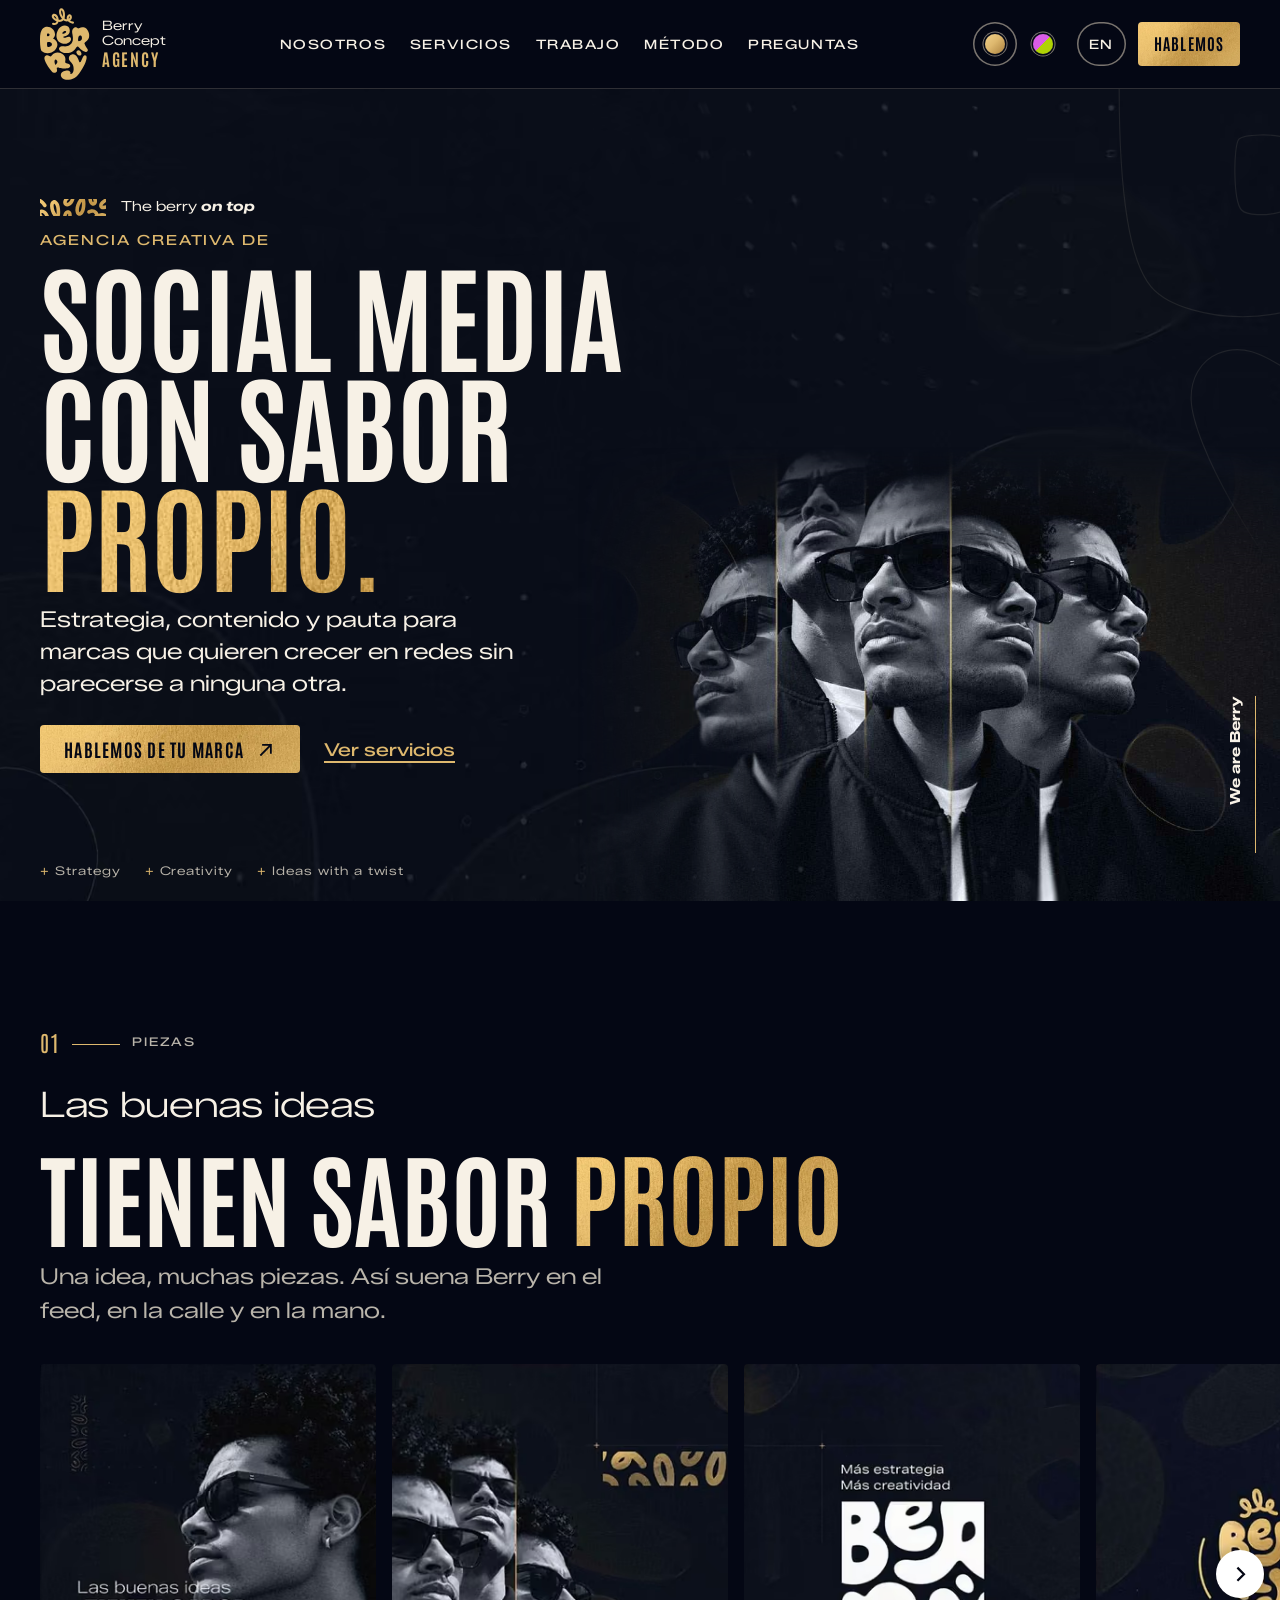
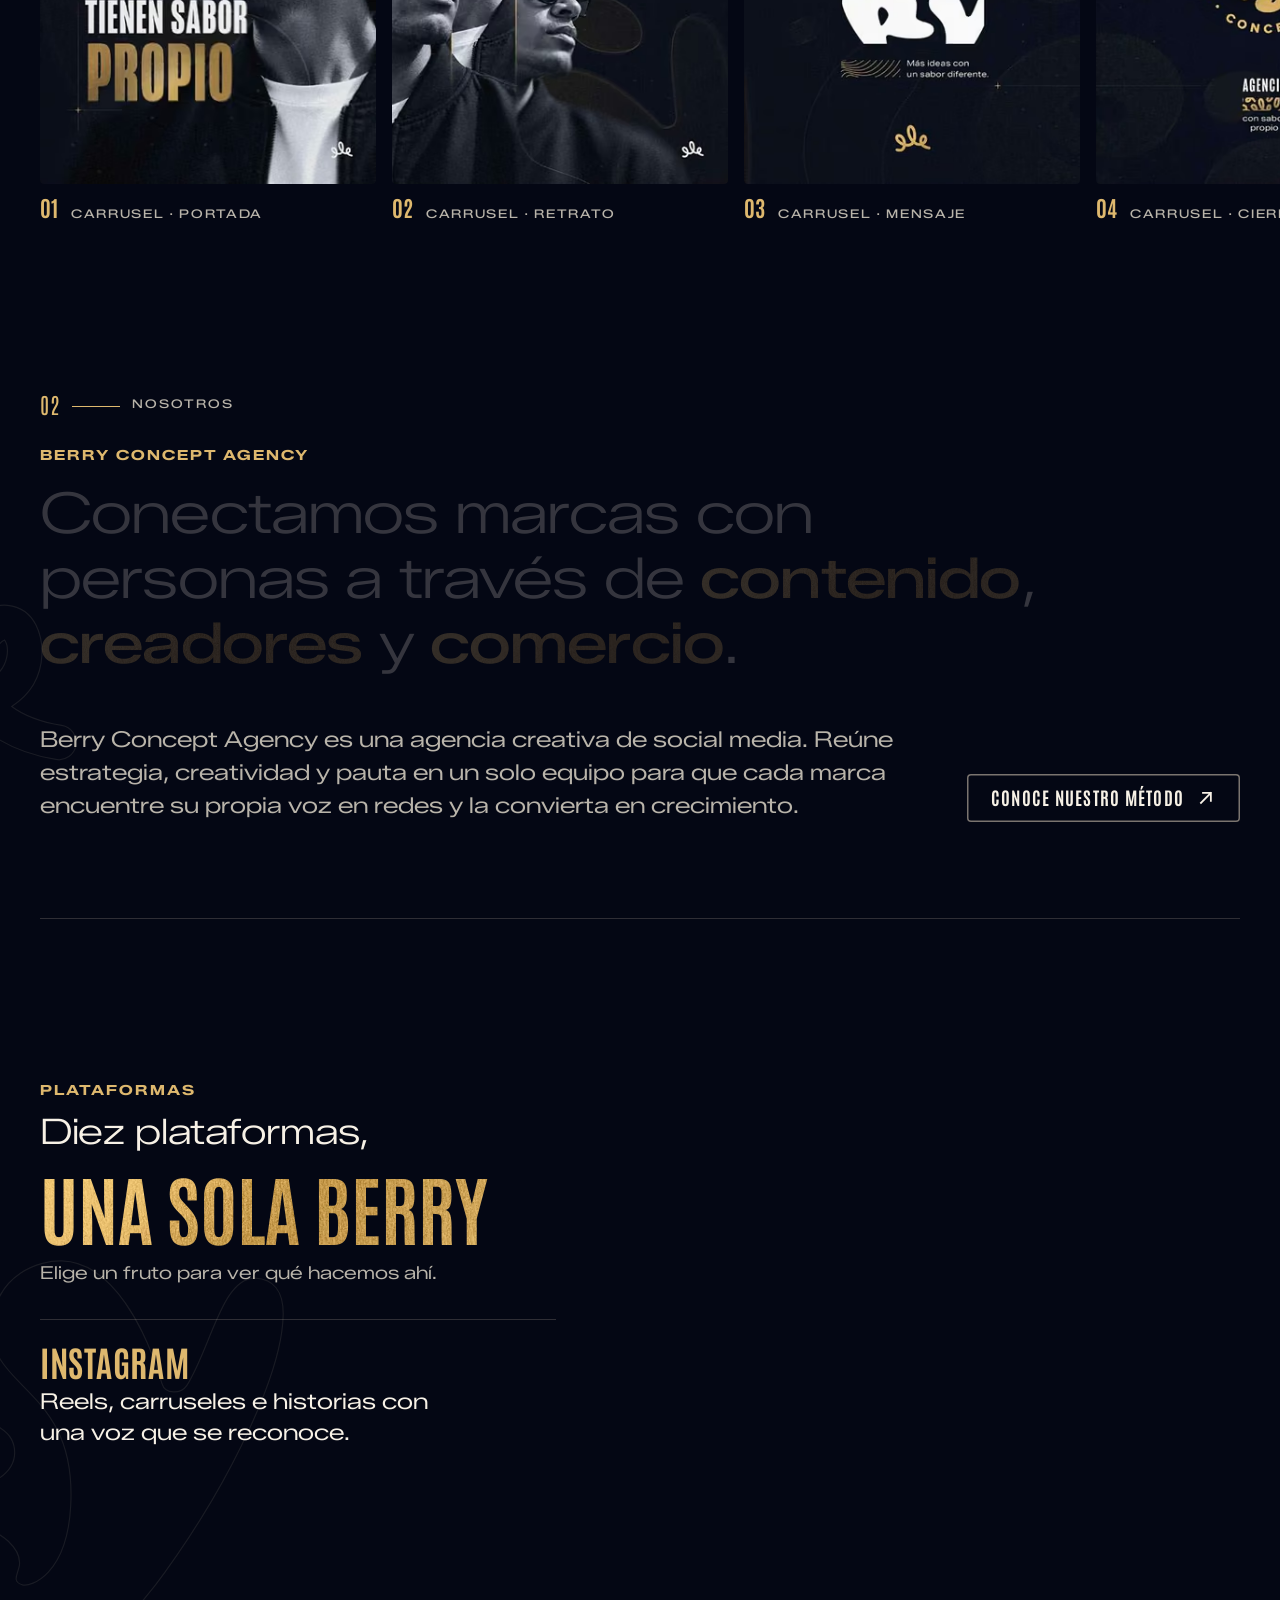
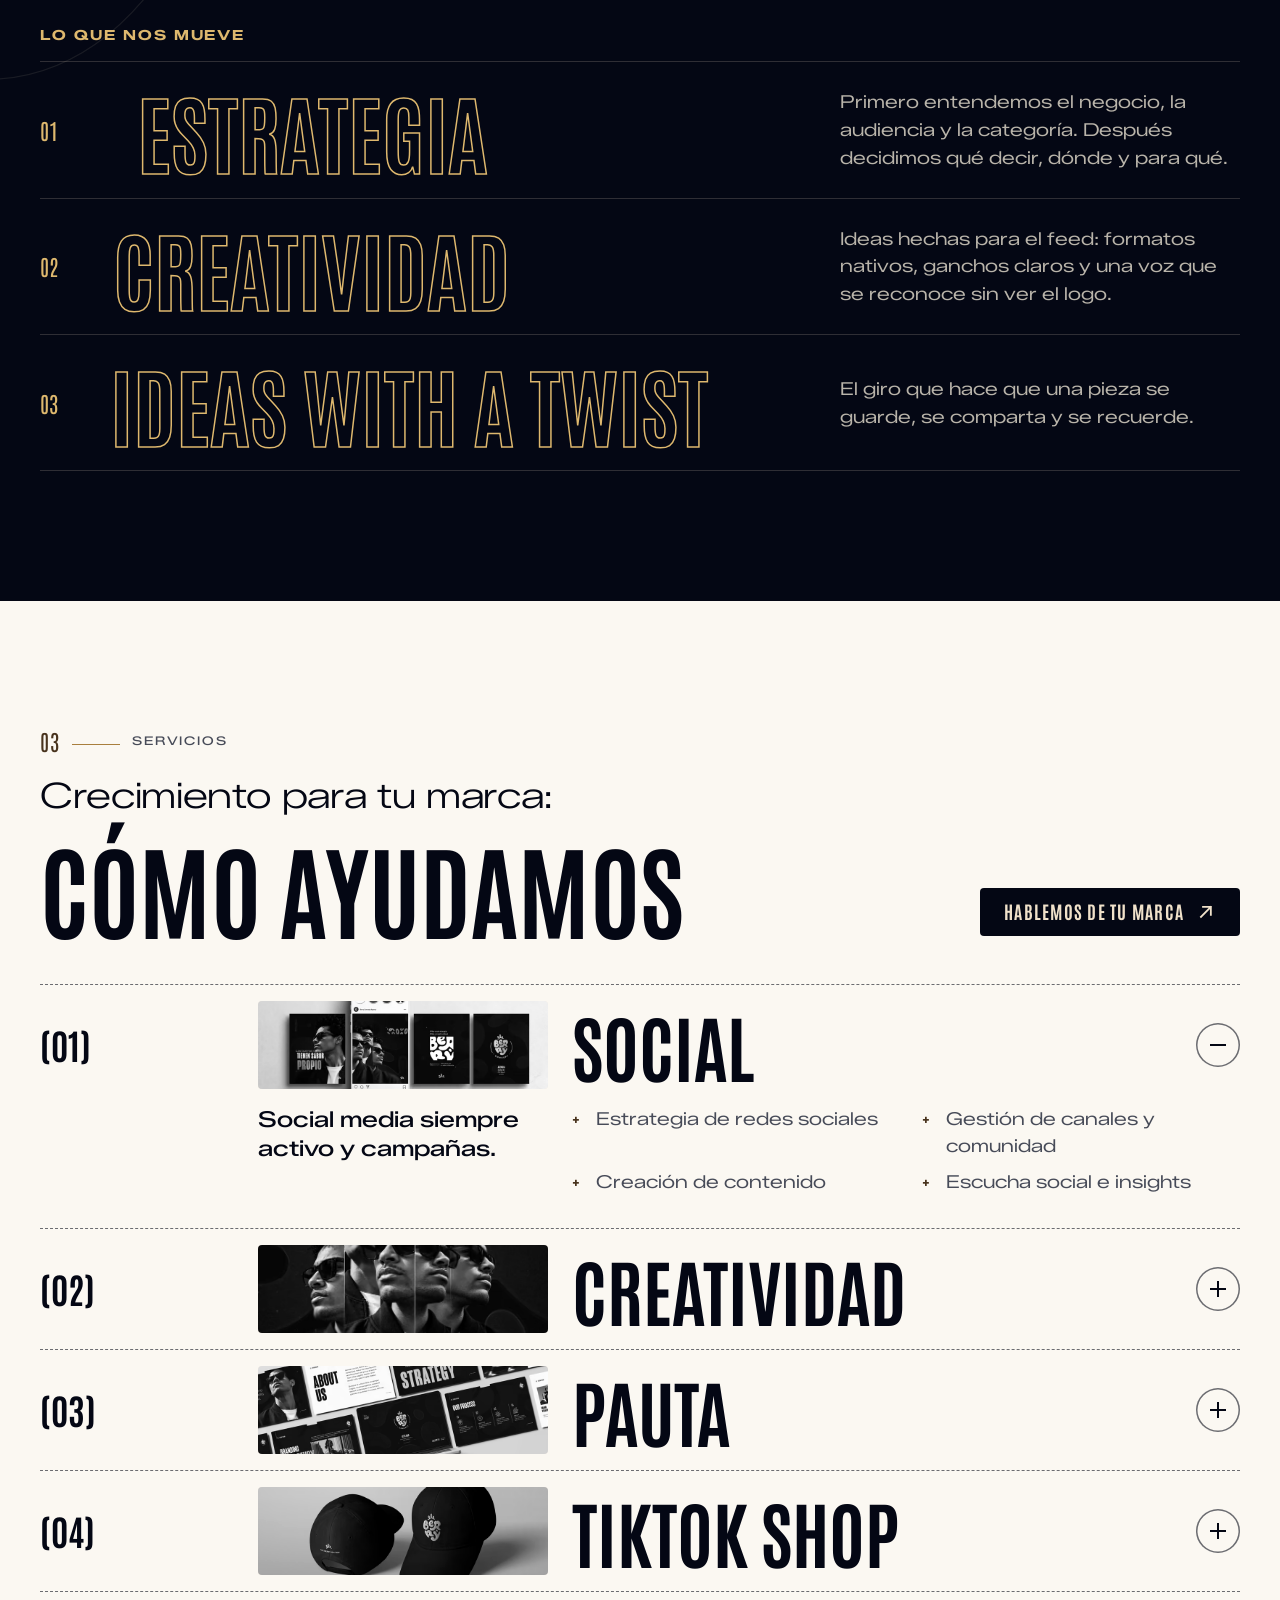
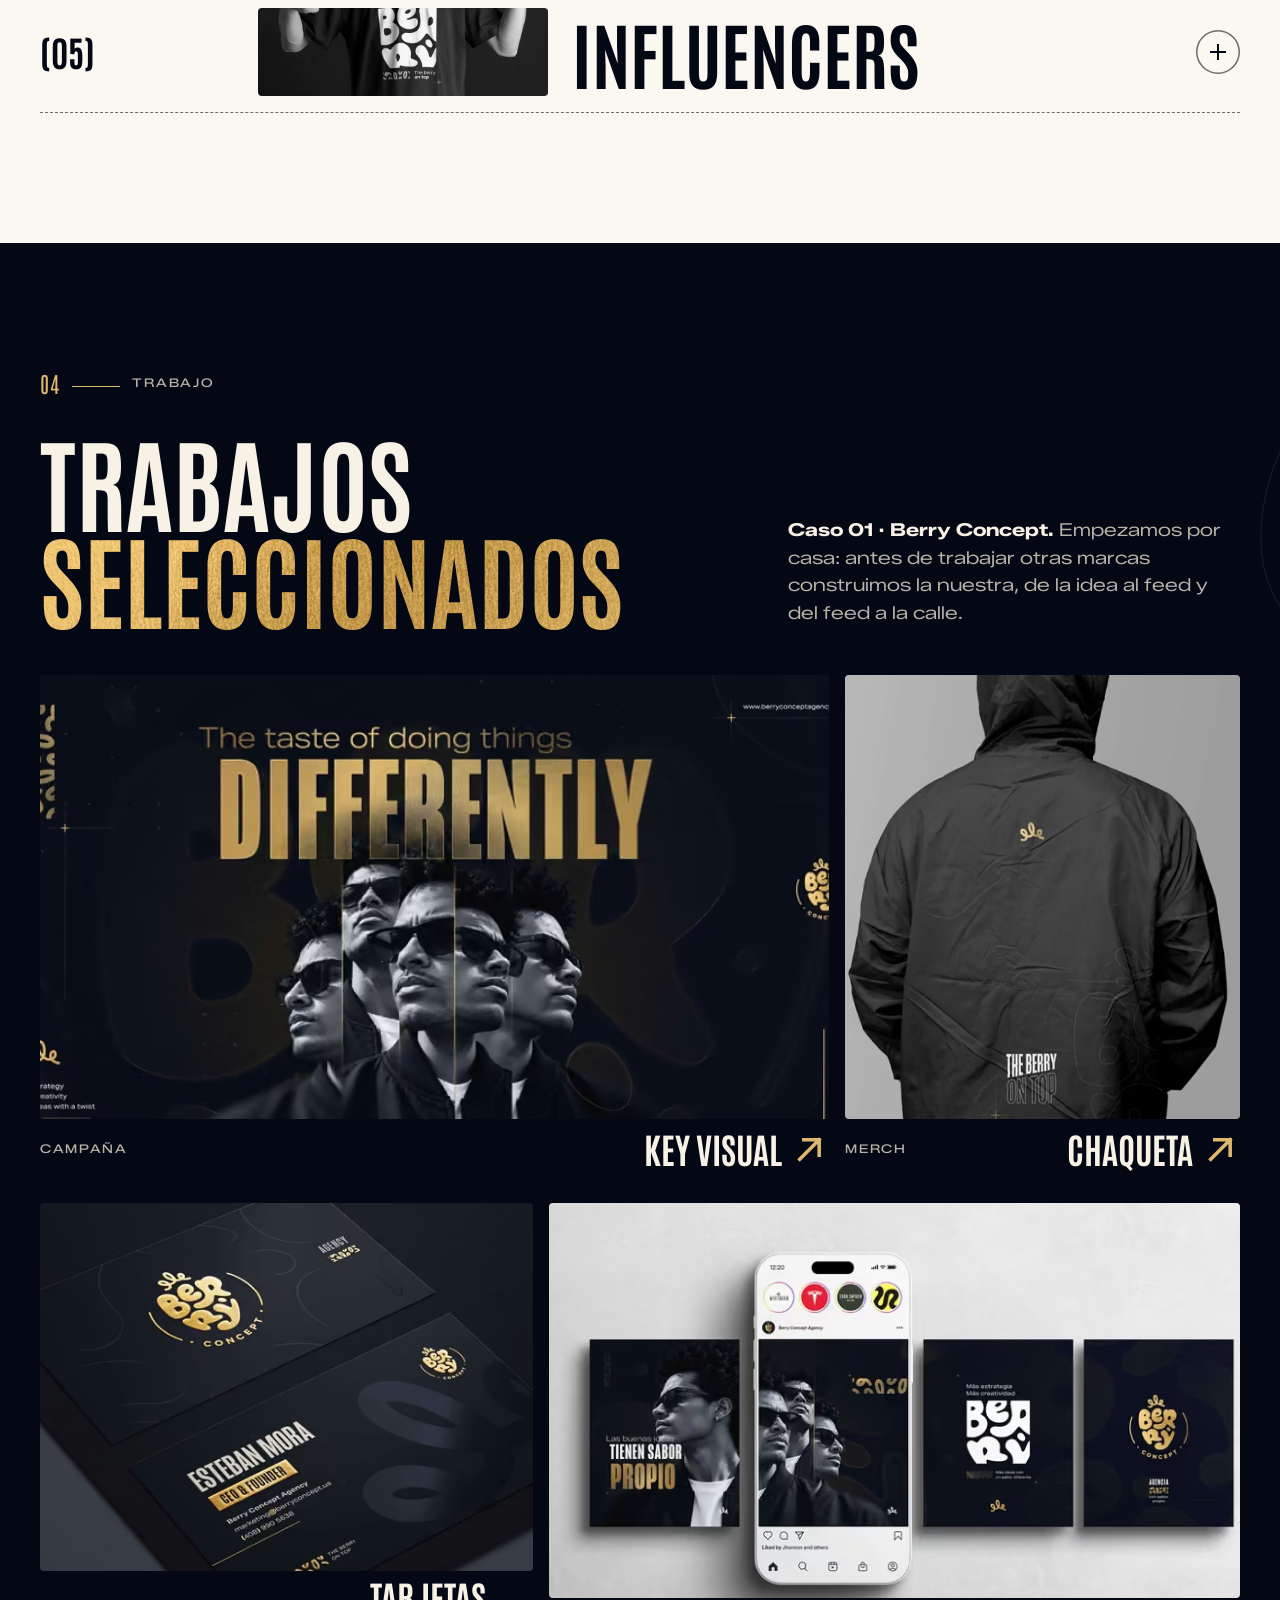
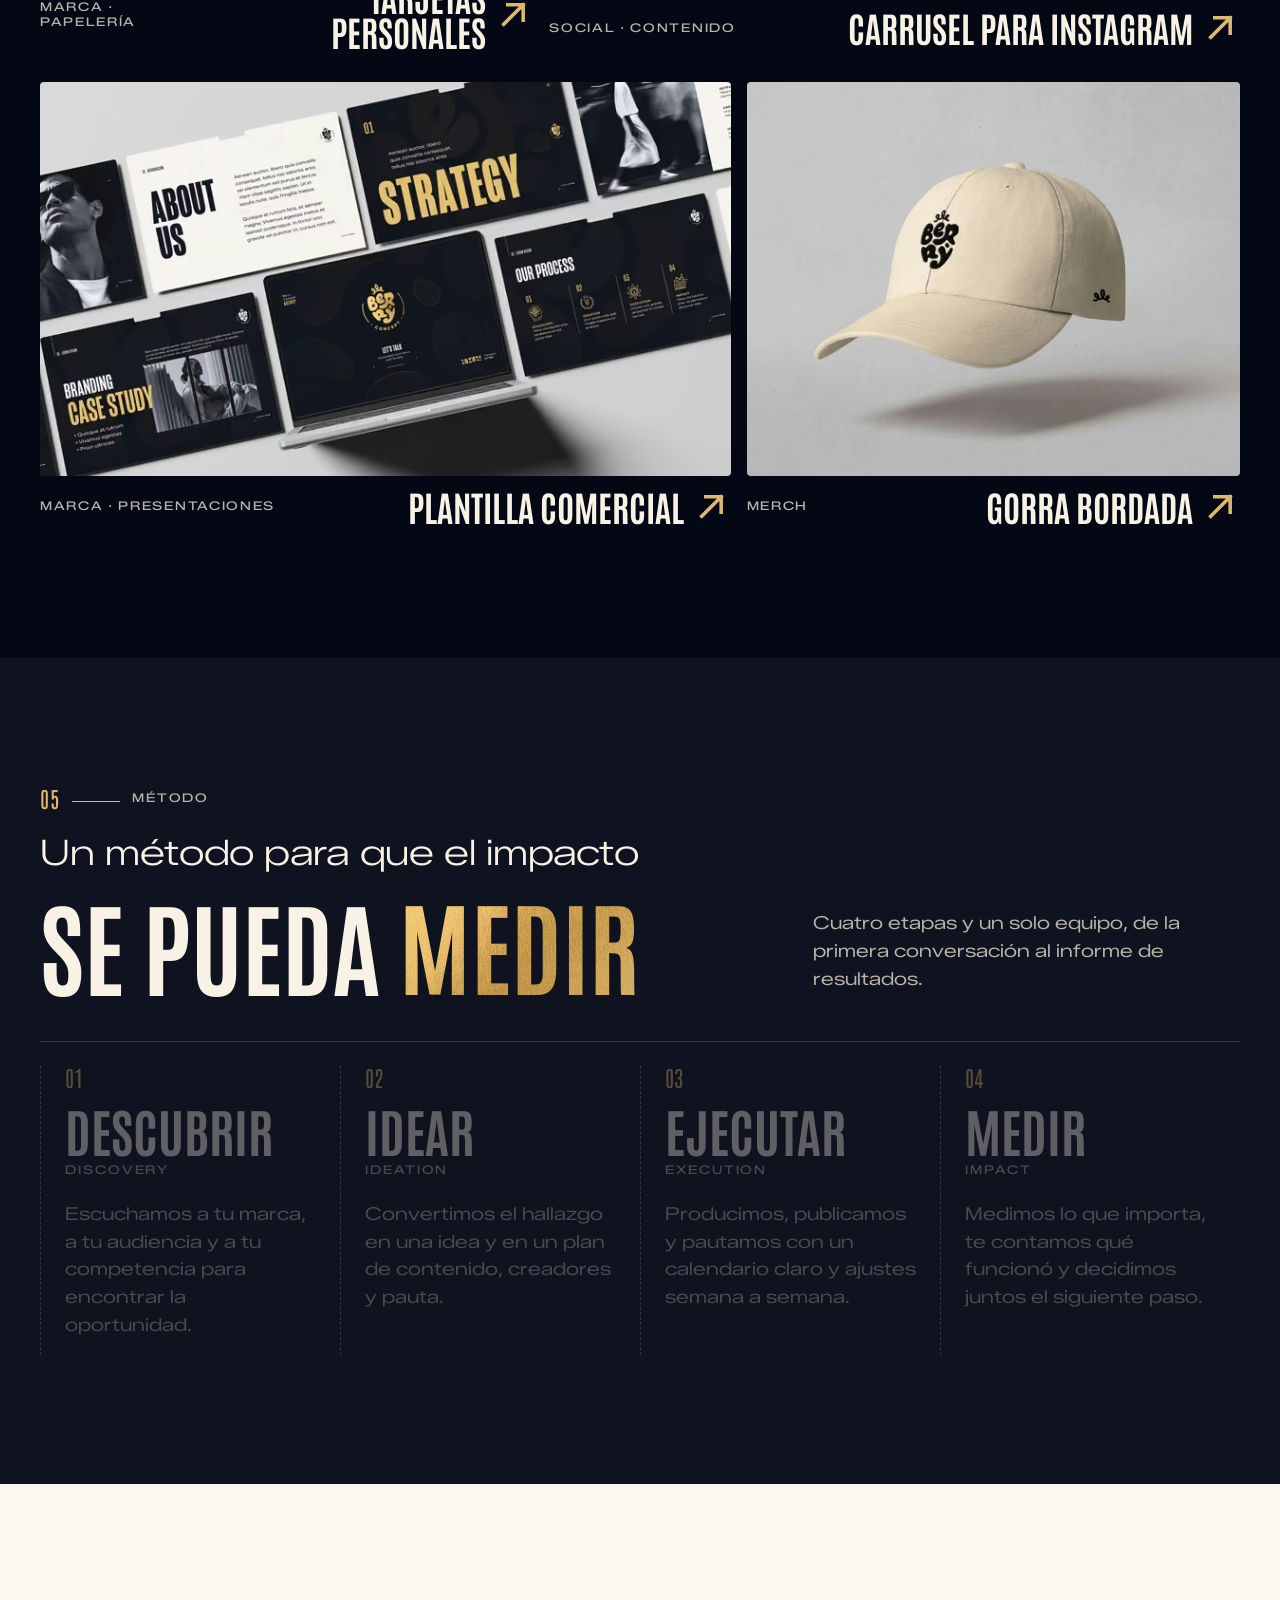
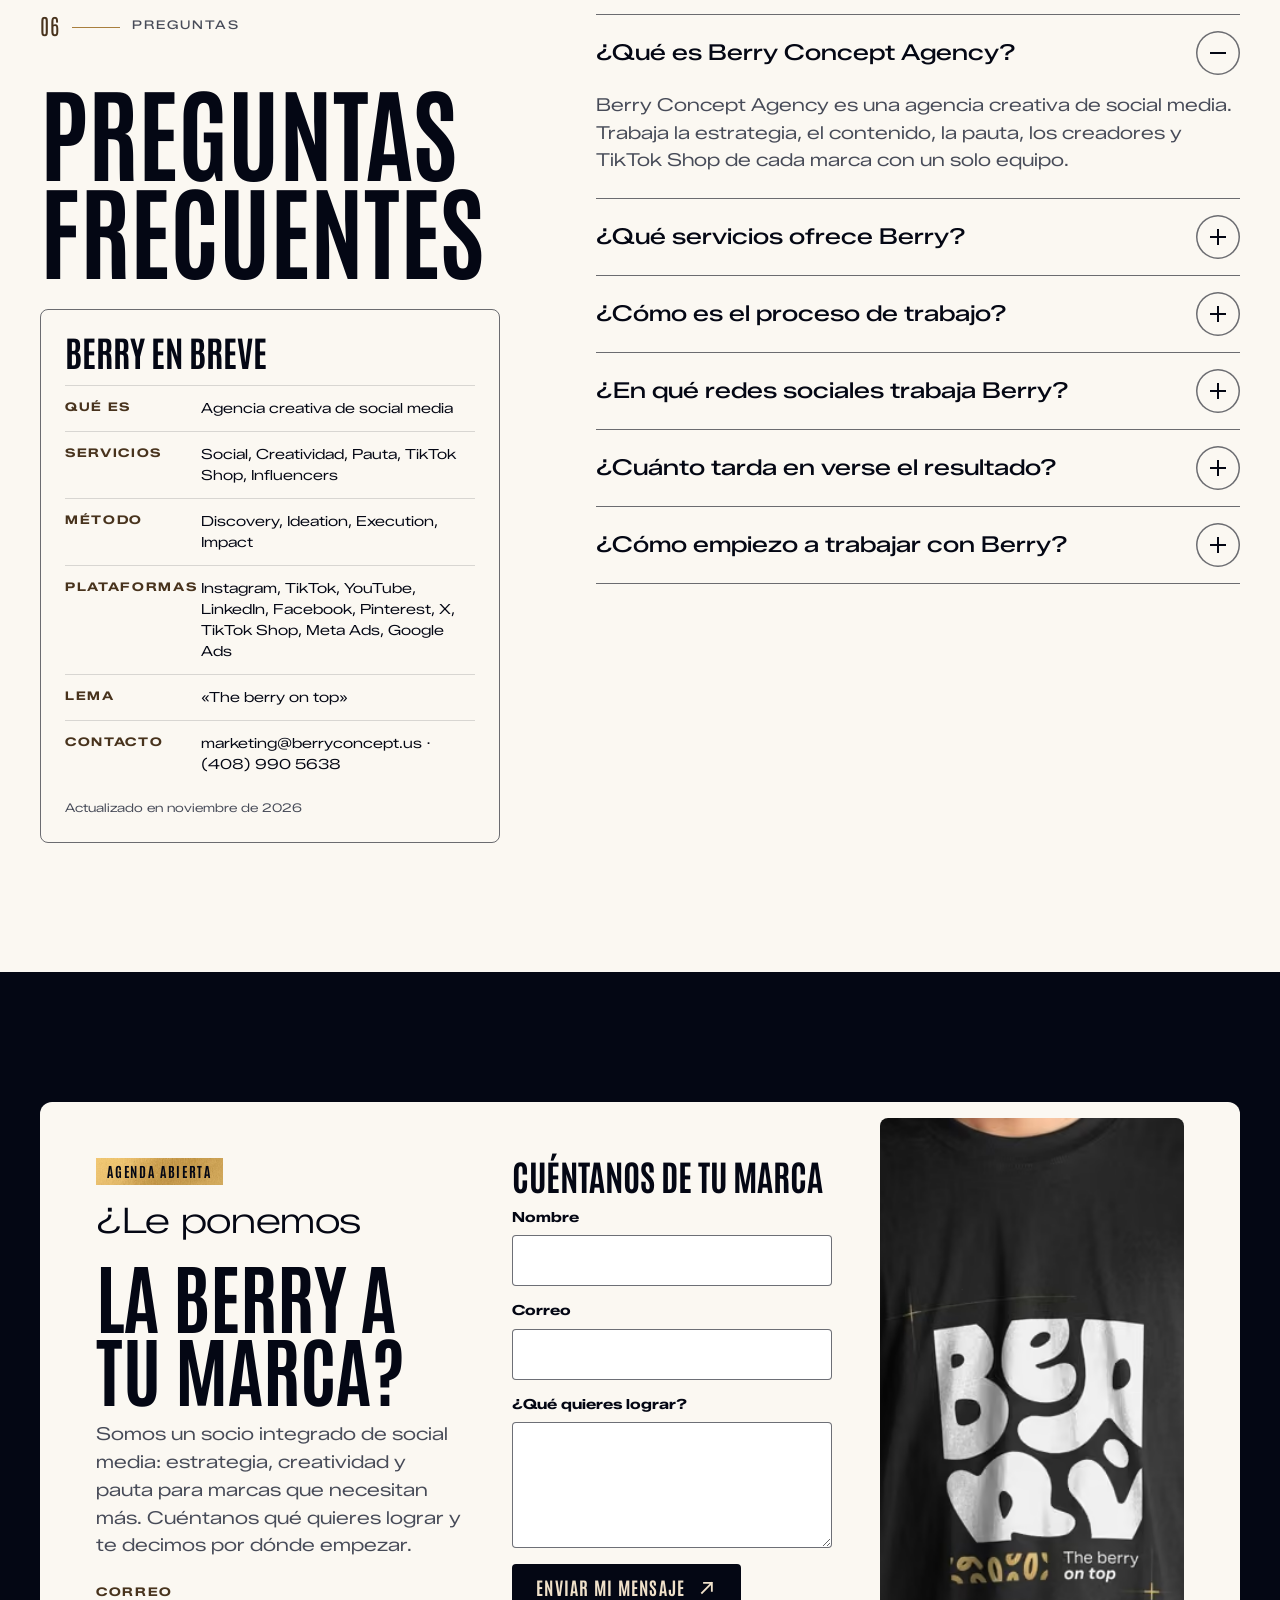
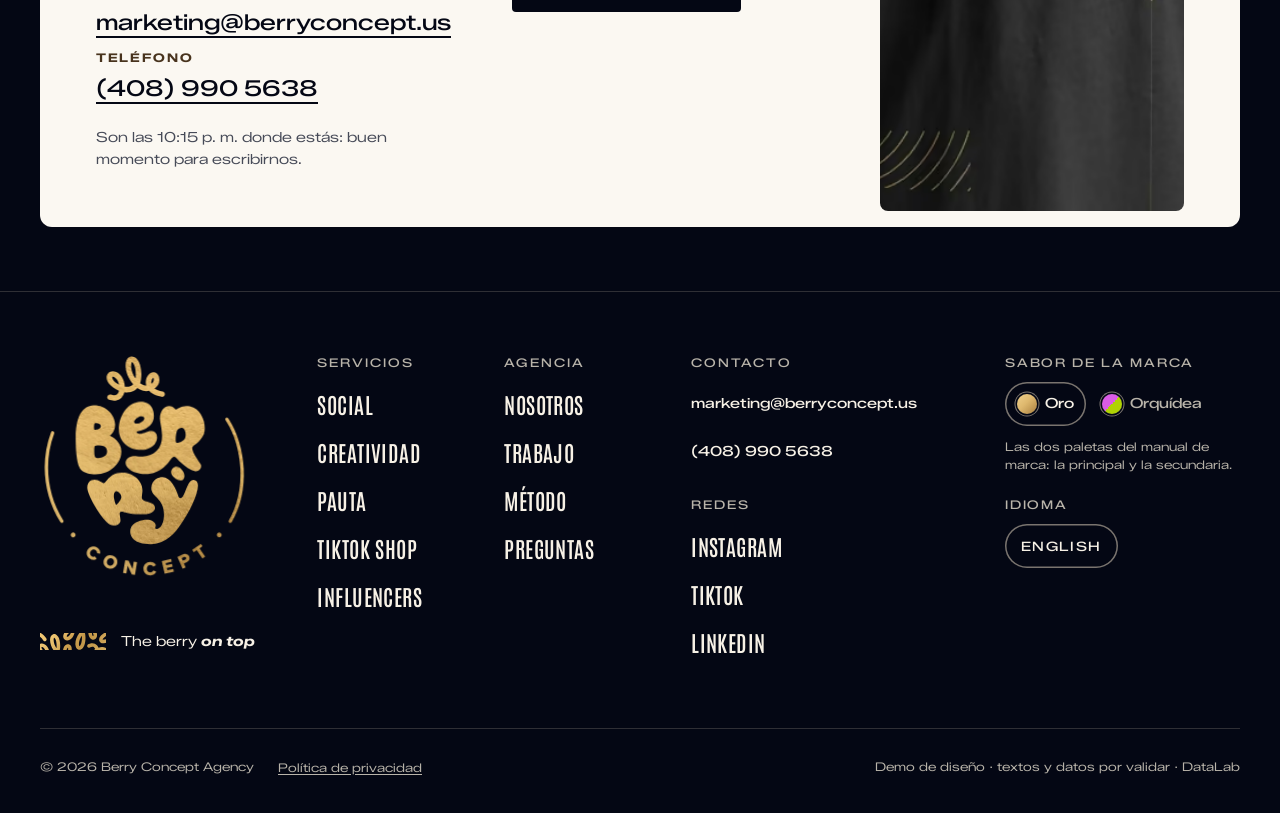
<file: index.html>
<!doctype html>
<html lang="es" data-sabor="oro">
<head>
<meta charset="utf-8">
<meta name="viewport" content="width=device-width, initial-scale=1">
<title>Berry Concept Agency | Agencia creativa de social media</title>
<meta name="description" content="Berry Concept Agency es una agencia creativa de social media: estrategia, contenido, pauta, creadores y TikTok Shop para marcas que quieren crecer con sabor propio.">
<!-- Demo: «noindex». Al publicar en el dominio real se construye con --publicar y queda «index, follow». -->
<meta name="robots" content="noindex, nofollow">
<link rel="canonical" href="https://wearedatalab.github.io/berry-agency/">
<link rel="alternate" hreflang="es" href="https://wearedatalab.github.io/berry-agency/">
<link rel="alternate" hreflang="en" href="https://wearedatalab.github.io/berry-agency/en/">
<link rel="alternate" hreflang="x-default" href="https://wearedatalab.github.io/berry-agency/">
<meta name="theme-color" content="#040714">
<meta name="color-scheme" content="dark">

<meta property="og:type" content="website">
<meta property="og:site_name" content="Berry Concept Agency">
<meta property="og:locale" content="es_LA">
<meta property="og:locale:alternate" content="en_US">
<meta property="og:url" content="https://wearedatalab.github.io/berry-agency/">
<meta property="og:title" content="Berry Concept Agency | Agencia creativa de social media">
<meta property="og:description" content="Berry Concept Agency es una agencia creativa de social media: estrategia, contenido, pauta, creadores y TikTok Shop para marcas que quieren crecer con sabor propio.">
<meta property="og:image" content="https://wearedatalab.github.io/berry-agency/recursos/img/og-berry-concept-agency.jpg">
<meta property="og:image:width" content="1200">
<meta property="og:image:height" content="630">
<meta property="og:image:alt" content="Logo dorado de Berry Concept sobre fondo azul tinta con el lema The berry on top">
<meta name="twitter:card" content="summary_large_image">
<meta name="twitter:title" content="Berry Concept Agency | Agencia creativa de social media">
<meta name="twitter:description" content="Berry Concept Agency es una agencia creativa de social media: estrategia, contenido, pauta, creadores y TikTok Shop para marcas que quieren crecer con sabor propio.">
<meta name="twitter:image" content="https://wearedatalab.github.io/berry-agency/recursos/img/og-berry-concept-agency.jpg">

<link rel="icon" href="recursos/favicon.svg" type="image/svg+xml">
<link rel="icon" href="recursos/favicon-48.png" sizes="48x48" type="image/png">
<link rel="apple-touch-icon" href="recursos/apple-touch-icon.png">
<link rel="manifest" href="site.webmanifest">

<script>
/* Antes de pintar: marca que hay JavaScript, aplica el sabor guardado y decide si sale la pantalla de carga
   (primera página de la sesión y cada recarga; no al llegar a un ancla ni al pasar de un idioma al otro). */
(function () {
  var d = document.documentElement; d.classList.add('js');
  try { var s = localStorage.getItem('berry-sabor'); if (s === 'oro' || s === 'orquidea') d.dataset.sabor = s; } catch (e) {}
  try {
    var n = performance.getEntriesByType('navigation')[0];
    var recarga = n ? n.type === 'reload' : (performance.navigation && performance.navigation.type === 1);
    var vista = sessionStorage.getItem('berry-intro');
    if ((!vista || recarga) && !location.hash && !/[?&]sin-intro\b/.test(location.search)) d.classList.add('con-intro');
    sessionStorage.setItem('berry-intro', '1');
  } catch (e) {}
  /* Seguro: si el archivo de JavaScript no llega, a los 6 s se quita la pantalla de carga y se muestra todo */
  setTimeout(function () { d.classList.add('lista'); d.classList.remove('con-intro'); }, 6000);
})();
</script>

<style>
/* Rellenos del logo: van en línea para que url(#lamina-oro) apunte a este documento y no a la hoja de estilos */
.m-letra{fill:var(--marca-letras,#DEB86E)}.m-trazo{fill:var(--marca-trazo,#DEB86E)}
.marca--lamina,.intro__logo{--marca-letras:url(#lamina-oro);--marca-trazo:url(#lamina-oro)}
[data-sabor="orquidea"] .marca--lamina,[data-sabor="orquidea"] .intro__logo{--marca-letras:#DA5CE6;--marca-trazo:#B0D304}
</style>
<link rel="preconnect" href="https://fonts.googleapis.com">
<link rel="preconnect" href="https://fonts.gstatic.com" crossorigin>
<link rel="stylesheet" href="https://fonts.googleapis.com/css2?family=Antonio:wght@400;600;700&family=Zalando+Sans+Expanded:ital,wght@0,300;0,400;0,500;0,700;1,400;1,700&display=swap">
<link rel="stylesheet" href="recursos/css/berry.css?v=e47c5fb5">
<link rel="preload" as="image" type="image/avif" fetchpriority="high"
  imagesrcset="recursos/img/berry-key-visual-retrato-triple-640.avif 640w, recursos/img/berry-key-visual-retrato-triple-1180.avif 1180w"
  imagesizes="(min-width: 64em) 56vw, 100vw">
<script src="recursos/js/berry.js?v=14221725" defer></script>
<script type="application/ld+json">{"@context":"https://schema.org","@graph":[{"@type":"Organization","@id":"https://wearedatalab.github.io/berry-agency/#organizacion","name":"Berry Concept Agency","alternateName":["Berry Agency","Berry Concept","Berry"],"url":"https://wearedatalab.github.io/berry-agency/","description":"Berry Concept Agency es una agencia creativa de social media. Reúne estrategia, creatividad y pauta en un solo equipo para que cada marca encuentre su propia voz en redes y la convierta en crecimiento.","slogan":"The berry on top","logo":{"@type":"ImageObject","url":"https://wearedatalab.github.io/berry-agency/recursos/img/logo-berry-concept-600.png","width":600,"height":600},"image":"https://wearedatalab.github.io/berry-agency/recursos/img/og-berry-concept-agency.jpg","email":"marketing@berryconcept.us","telephone":"+14089905638","contactPoint":{"@type":"ContactPoint","contactType":"Nuevos proyectos","email":"marketing@berryconcept.us","telephone":"+14089905638","availableLanguage":["es","en"]},"knowsAbout":["Social media","Estrategia de redes sociales","Creación de contenido","Community management","Publicidad en redes sociales","Paid social","Paid search","TikTok Shop","Marketing de influencers","Contenido generado por usuarios (UGC)","Dirección de arte","Motion design"],"hasOfferCatalog":{"@type":"OfferCatalog","name":"Servicios de social media","itemListElement":[{"@type":"Offer","itemOffered":{"@id":"https://wearedatalab.github.io/berry-agency/#servicio-social"}},{"@type":"Offer","itemOffered":{"@id":"https://wearedatalab.github.io/berry-agency/#servicio-creatividad"}},{"@type":"Offer","itemOffered":{"@id":"https://wearedatalab.github.io/berry-agency/#servicio-pauta"}},{"@type":"Offer","itemOffered":{"@id":"https://wearedatalab.github.io/berry-agency/#servicio-tiktok-shop"}},{"@type":"Offer","itemOffered":{"@id":"https://wearedatalab.github.io/berry-agency/#servicio-influencers"}}]}},{"@type":"Service","@id":"https://wearedatalab.github.io/berry-agency/#servicio-social","name":"Social","serviceType":"Gestión de redes sociales","description":"Social media siempre activo y campañas. Estrategia de redes sociales; Gestión de canales y comunidad; Creación de contenido; Escucha social e insights.","provider":{"@id":"https://wearedatalab.github.io/berry-agency/#organizacion"},"url":"https://wearedatalab.github.io/berry-agency/#servicio-social"},{"@type":"Service","@id":"https://wearedatalab.github.io/berry-agency/#servicio-creatividad","name":"Creatividad","serviceType":"Creatividad y producción para redes sociales","description":"Creatividad pensada primero para redes, orgánica y de pauta. Video para redes, orgánico y de pauta; De lo-fi a alta producción; Estrategia creativa, dirección de arte y campañas; Motion design, animación y gráfica.","provider":{"@id":"https://wearedatalab.github.io/berry-agency/#organizacion"},"url":"https://wearedatalab.github.io/berry-agency/#servicio-creatividad"},{"@type":"Service","@id":"https://wearedatalab.github.io/berry-agency/#servicio-pauta","name":"Pauta","serviceType":"Publicidad en redes sociales y buscadores","description":"Medios pagos en varios canales, orientados a resultados. Paid social y paid search; Estrategia de medios para todo el embudo; Planeación, compra, creatividad, analítica y pruebas; Optimización de catálogos y shopping.","provider":{"@id":"https://wearedatalab.github.io/berry-agency/#organizacion"},"url":"https://wearedatalab.github.io/berry-agency/#servicio-pauta"},{"@type":"Service","@id":"https://wearedatalab.github.io/berry-agency/#servicio-tiktok-shop","name":"TikTok Shop","serviceType":"Gestión de TikTok Shop","description":"Lanzamos, hacemos crecer y escalamos marcas en TikTok Shop. Estrategia de TikTok Shop; Optimización, gestión y cumplimiento de la tienda; Afiliados creadores y programas de incentivos; Contenido, lives, anuncios y más.","provider":{"@id":"https://wearedatalab.github.io/berry-agency/#organizacion"},"url":"https://wearedatalab.github.io/berry-agency/#servicio-tiktok-shop"},{"@type":"Service","@id":"https://wearedatalab.github.io/berry-agency/#servicio-influencers","name":"Influencers","serviceType":"Marketing de influencers","description":"Creadores e influencers con enfoque creativo para marcas ambiciosas. Gestión de campañas de principio a fin; Objetivos de reconocimiento y de respuesta directa; Creadores de contenido generado por usuarios (UGC); Informes de cierre y análisis.","provider":{"@id":"https://wearedatalab.github.io/berry-agency/#organizacion"},"url":"https://wearedatalab.github.io/berry-agency/#servicio-influencers"},{"@type":"WebSite","@id":"https://wearedatalab.github.io/berry-agency/#sitio","name":"Berry Concept Agency","alternateName":"Berry Agency","url":"https://wearedatalab.github.io/berry-agency/","inLanguage":["es","en"],"publisher":{"@id":"https://wearedatalab.github.io/berry-agency/#organizacion"}},{"@type":"WebPage","@id":"https://wearedatalab.github.io/berry-agency/#pagina","url":"https://wearedatalab.github.io/berry-agency/","name":"Berry Concept Agency | Agencia creativa de social media","description":"Berry Concept Agency es una agencia creativa de social media: estrategia, contenido, pauta, creadores y TikTok Shop para marcas que quieren crecer con sabor propio.","inLanguage":"es","isPartOf":{"@id":"https://wearedatalab.github.io/berry-agency/#sitio"},"about":{"@id":"https://wearedatalab.github.io/berry-agency/#organizacion"},"dateModified":"2026-11-10","primaryImageOfPage":{"@type":"ImageObject","url":"https://wearedatalab.github.io/berry-agency/recursos/img/og-berry-concept-agency.jpg","width":1200,"height":630},"speakable":{"@type":"SpeakableSpecification","cssSelector":[".respuesta-directa",".pregunta__r"]},"workTranslation":{"@id":"https://wearedatalab.github.io/berry-agency/en/#pagina"}},{"@type":"FAQPage","@id":"https://wearedatalab.github.io/berry-agency/#preguntas","inLanguage":"es","isPartOf":{"@id":"https://wearedatalab.github.io/berry-agency/#pagina"},"mainEntity":[{"@type":"Question","name":"¿Qué es Berry Concept Agency?","acceptedAnswer":{"@type":"Answer","text":"Berry Concept Agency es una agencia creativa de social media. Trabaja la estrategia, el contenido, la pauta, los creadores y TikTok Shop de cada marca con un solo equipo."}},{"@type":"Question","name":"¿Qué servicios ofrece Berry?","acceptedAnswer":{"@type":"Answer","text":"Cinco: social media, creatividad, pauta, TikTok Shop e influencers. Puedes contratar uno solo o combinarlos en un plan integrado."}},{"@type":"Question","name":"¿Cómo es el proceso de trabajo?","acceptedAnswer":{"@type":"Answer","text":"Tiene cuatro etapas: Discovery, Ideation, Execution e Impact. Empezamos por entender tu negocio y terminamos midiendo los resultados para decidir el siguiente paso."}},{"@type":"Question","name":"¿En qué redes sociales trabaja Berry?","acceptedAnswer":{"@type":"Answer","text":"En Instagram, TikTok, YouTube, LinkedIn, Facebook, Pinterest y X, además de TikTok Shop, Meta Ads y Google Ads. Elegimos los canales según tu audiencia, no al revés."}},{"@type":"Question","name":"¿Cuánto tarda en verse el resultado?","acceptedAnswer":{"@type":"Answer","text":"Depende del punto de partida de tu marca. Trabajamos por ciclos de 90 días: en el primero dejamos la estrategia andando, publicamos, pautamos y medimos qué funciona."}},{"@type":"Question","name":"¿Cómo empiezo a trabajar con Berry?","acceptedAnswer":{"@type":"Answer","text":"Escríbenos a marketing@berryconcept.us o llámanos al (408) 990 5638. En la primera conversación revisamos tus objetivos y te proponemos por dónde empezar."}}]},{"@type":"ItemList","@id":"https://wearedatalab.github.io/berry-agency/#metodo","name":"Método de trabajo de Berry Concept Agency","numberOfItems":4,"itemListElement":[{"@type":"ListItem","position":1,"name":"Descubrir (Discovery)","description":"Escuchamos a tu marca, a tu audiencia y a tu competencia para encontrar la oportunidad."},{"@type":"ListItem","position":2,"name":"Idear (Ideation)","description":"Convertimos el hallazgo en una idea y en un plan de contenido, creadores y pauta."},{"@type":"ListItem","position":3,"name":"Ejecutar (Execution)","description":"Producimos, publicamos y pautamos con un calendario claro y ajustes semana a semana."},{"@type":"ListItem","position":4,"name":"Medir (Impact)","description":"Medimos lo que importa, te contamos qué funcionó y decidimos juntos el siguiente paso."}]}]}</script>
</head>
<body>
<a class="saltar" href="#contenido">Saltar al contenido</a>
<svg xmlns="http://www.w3.org/2000/svg" class="sprite" width="0" height="0" aria-hidden="true" focusable="false">
<defs>
<path id="b-hojas" d="M193.8 12.8C192.1 14.7 188.9 29 201.6 47.5C203.6 23.2 196.6 14 193.8 12.8ZM239.1 45.9C235.2 47.6 234.1 55.4 235 58.6C240.9 54.9 240.6 48.1 239.1 45.9ZM152.7 43.9C151.6 45 152 52.7 166.6 60.4C163.8 45.6 153.8 42.8 152.7 43.9ZM145.7 92.5C142.7 91.5 141 88.2 142 85.2C143 82.1 146.3 80.4 149.4 81.4C164.1 86.2 166 75.4 166.5 73.2C157.6 69.7 149.9 63.8 145.2 58C136.4 46.8 140.5 31.9 153.8 31.9C169 31.9 178.8 50.6 178.8 64.7C183.8 65.5 191.4 65.7 196.5 59.8C186.5 48.7 179.8 32.6 180.5 18.2C180.9 9.3 185.2 1.4 192.7 1C212.3 0 217.7 38.7 211.1 57.5C215.7 60.8 220.2 62.3 223.9 62.4C220.1 46.5 229.9 33.2 240.1 34.2C250 35.2 251.9 45.4 251.7 50.9C251.4 56.9 249.4 63.3 241.5 68.3C245.5 71.3 251.2 73.5 258.4 74.7C261.6 75.2 263.7 78.3 263.2 81.4C262.6 84.6 259.6 86.8 256.4 86.2C237.6 83 230.5 74.2 229.9 73.5C217.6 76.1 207.7 69.3 205.3 67.6C195.9 78.3 182.8 77.1 177.8 76.3C172.8 96.3 155.5 95.7 145.7 92.5Z"/>
<path id="b-l1" d="M116.6 213.6C113.7 210.5 113.8 191.9 115.7 189.7C117 188.3 127.2 187.2 134.1 190C138.6 191.8 141.2 195.8 141.4 200.7C142 215.6 119.8 217.1 116.6 213.6ZM115.2 142.2C117.6 140.3 127.4 140.8 128.2 147.4C128.9 154.4 116.1 156.8 114.7 155.2C113.4 153.6 113.6 143.5 115.2 142.2ZM147.8 168.6C147.4 168.4 147.3 167.9 147.8 167.5C152.8 163.9 158.3 156.4 158.3 144.9C158.3 122.2 136.5 103.9 115.4 103.9C96.5 103.9 75.3 115.6 75.3 172.3C75.3 217.1 80.6 233.1 86.1 239.5C92.4 246.9 107.2 249.5 115.8 249.6C148.4 250.2 171.6 225.3 171.6 201.8C171.6 180.1 151.1 170.1 147.8 168.6Z"/>
<path id="b-l2" d="M213.7 127.2C218.3 127.2 220 129.5 220 131.6C220 135.8 210.9 142.5 204.2 142.5C191 142.5 203.9 127.2 213.7 127.2ZM234.7 158.2C225 158.2 218.6 164.1 210.5 164.1C208.4 164.1 203.5 163 203.5 160.4C203.5 158.8 210.2 158.6 218.5 155.2C229 150.8 240.2 142.3 240.2 126.1C240.2 119.1 238.2 96.4 212.1 96.4C184.6 96.4 166.3 126.3 166.3 154.3C166.3 179 185.4 198 213.7 198C233.7 198 246.9 184.8 246.9 171.8C246.9 161.1 239.5 158.2 234.7 158.2Z"/>
<path id="b-l3" d="M306.4 172C304.1 179.5 291.9 184.2 287.9 182.8C284.4 181.6 286.8 163.3 288.9 157.9C290.5 153.6 297.3 150.7 301 151.9C305.5 153.4 309 163.6 306.4 172ZM324.8 188.4C331 184.1 342.1 174.2 345.8 163.8C351.7 146.8 342.5 111.2 316.1 106.2C299.2 102.9 289.7 112.7 286.8 112.7C284 112.7 281.7 105.7 272.8 105.7C260.1 105.7 252.6 119 252.9 132.5C253 139.9 256.8 151.6 257.3 166.2C258.8 208.3 223.3 214.6 204.3 211.4C190.5 209.1 176.4 217.4 181.7 230.4C186.7 242.8 207.6 249.1 221.8 249.1C256.6 249.1 272.2 222.4 277 216.1C280.6 211.5 284.6 211.8 286.8 214.3C305.5 235.4 321.1 242.3 327.4 242.9L327.4 242.9C336.4 244.2 342.9 233.9 338.6 227.7C327.1 211.2 323.2 203.5 321.5 197.7C320.8 195 321 191 324.8 188.4Z"/>
<path id="b-l4" d="M171.2 299.5C169.5 304.7 161.6 317.2 159.5 312.3C159.5 312.2 150.8 289.9 159.4 285.4C164 283 173.5 292.8 171.2 299.5ZM215.2 301.6C213.5 298.8 216 291 216 283.1C216 262.2 194.9 245.5 172.3 246.1C144.3 247 140.4 268.5 134.1 268C129.8 267.6 120.5 257.1 108.7 262C102.8 264.4 99.3 270.6 99.6 277.8C100.2 292.7 121.6 331.2 141.8 351.5C145.5 355.2 151.2 358.1 158.6 357.3C164.3 356.7 169.1 353.5 169.6 348.5C170.1 343.9 167.9 335.1 167.9 331.9C167.9 329.6 169.5 328.3 172.5 328.3C177.9 328.3 186.3 334.5 216.9 333.7C237.3 333.2 242.5 325.3 242.5 320.1C242.5 306.5 220.4 310.2 215.2 301.6Z"/>
<path id="b-l5" d="M333.1 273.5C333.2 265.5 329.7 261.5 323.7 261.2C312.5 260.9 308.7 284.6 300.6 297.4C298.7 300.3 293.3 300.6 292.2 296.8L292.2 296.8C286.9 278.9 275.7 255.9 258.4 255.4C251.3 255.2 236.1 259.4 234.9 277.1C233.3 298.9 263.6 298 261.4 338.1C260.1 361.4 248 365.4 245.1 364.7C241.3 363.7 243.7 360.8 244.1 358.1C244.7 353.2 238.8 345.8 228.2 345C217.6 344.3 196.3 348.6 191.5 362.9C187.4 375 193 397.5 234.3 396.6C267.8 395.8 286.9 369.2 292.8 361C316.9 327.7 332.9 291.8 333.1 273.5Z"/>
<path id="b-pt" d="M288.1 233.6C281 233.6 276.5 239.1 276.5 245.2C276.5 253.3 288.8 262.7 296.9 262.7C304.9 262.7 306.4 252.3 302.6 245.2C298.8 238 294 233.6 288.1 233.6Z"/>
<path id="b-arco-i" d="M48 351.4C49.6 350.4 50.1 348.2 49 346.5C14.8 293.1 7.4 222.9 29.9 163.5C30.6 161.7 29.6 159.6 27.8 158.9C26 158.3 23.9 159.2 23.2 161C0 222.5 7.6 295 43.1 350.4C43.8 351.4 44.9 352 46.1 352C46.7 352 47.4 351.8 48 351.4Z"/>
<path id="b-arco-d" d="M404.4 350.3C422.9 319.4 431.9 279.1 429.6 236.8C427.5 197.4 415.7 159 397.1 131.4C396.1 129.8 393.8 129.3 392.2 130.4C390.6 131.5 390.2 133.7 391.3 135.3C409.1 161.9 420.5 199 422.5 237.2C424.7 278 416.1 316.9 398.3 346.6C397.3 348.3 397.8 350.5 399.5 351.5C400.1 351.8 400.7 352 401.3 352C402.5 352 403.7 351.4 404.4 350.3Z"/>
<path id="b-concept" d="M342.5 427.1L330.6 409.6L324.3 413.9L320.9 408.8L339.3 396.3L342.8 401.3L336.5 405.6L348.4 423.1L342.5 427.1ZM303.9 424L298.6 426.3L301.1 431.9L306.3 429.6C308 428.9 308.8 427.2 308.1 425.5C307.3 423.8 305.6 423.3 303.9 424ZM300.8 448.7L289.8 423.7L302.3 418.2C308 415.7 312.7 418.2 314.7 422.7C316.6 427.2 315.2 432.3 309.6 434.7L303.5 437.4L307.2 445.9L300.8 448.7ZM262.9 459.2L256.8 432.6L276.4 428.1L277.7 433.9L265 436.8L266 441.2L278.4 438.4L279.7 444.2L267.4 447L268.5 451.8L281.1 448.9L282.4 454.7L262.9 459.2ZM218.2 449.2C217.9 440.7 224.1 434.8 232.2 434.5C239 434.3 242.7 437.9 244.6 441.4L238.7 444.5C237.7 442.4 235.3 440.6 232.5 440.7C228.2 440.9 225.2 444.4 225.3 448.9C225.5 453.4 228.8 456.7 233 456.5C235.9 456.4 238.1 454.6 238.9 452.4L245.1 455C243.5 458.6 240 462.5 233.3 462.8C225.1 463 218.5 457.5 218.2 449.2ZM193.5 460.4L184.8 442.2L182.1 458.5L175.1 457.3L179.7 430.4L186.8 431.6L195.1 448.9L197.7 433.5L204.7 434.6L200.2 461.5L193.5 460.4ZM151.5 427C147.3 425.3 143.3 427.4 141.6 431.6C140 435.7 141.4 440 145.6 441.7C149.8 443.4 153.8 441.2 155.4 437.1C157.1 433 155.6 428.7 151.5 427ZM153.8 421.2C161.5 424.3 165.1 432.1 162.1 439.8C159 447.5 151 450.6 143.3 447.5C135.5 444.3 131.9 436.6 135 428.9C138.1 421.2 146 418.1 153.8 421.2ZM100.9 407.8C105.6 400.8 114.1 399.6 120.9 404.1C126.5 407.9 127.4 412.9 126.9 416.9L120.3 416C120.7 413.6 119.8 410.9 117.4 409.3C113.9 406.9 109.4 408.1 106.9 411.8C104.4 415.5 105.1 420.1 108.7 422.4C111 424 114 423.8 115.9 422.5L119.4 428.2C116 430.2 110.9 431.4 105.2 427.6C98.4 423.1 96.3 414.8 100.9 407.8Z"/>
<path id="b-puntos" d="M66.5 373.5C68.7 371.6 71.9 371.9 73.7 374C75.5 376.2 75.3 379.4 73.1 381.2C71 383 67.8 382.7 66 380.6C64.2 378.4 64.4 375.3 66.5 373.5ZM374.7 381.1C372.6 379.3 372.3 376.1 374.2 374C376 371.8 379.2 371.6 381.3 373.4C383.4 375.2 383.7 378.4 381.9 380.5C380 382.7 376.9 382.9 374.7 381.1Z"/>
<symbol id="berry-logo" viewBox="0 0 431.9 463"><use href="#b-hojas" class="m-trazo"/><use href="#b-l1" class="m-letra"/><use href="#b-l2" class="m-letra"/><use href="#b-l3" class="m-letra"/><use href="#b-l4" class="m-letra"/><use href="#b-l5" class="m-letra"/><use href="#b-pt" class="m-letra"/><use href="#b-arco-i" class="m-trazo"/><use href="#b-arco-d" class="m-trazo"/><use href="#b-concept" class="m-trazo"/><use href="#b-puntos" class="m-letra"/></symbol>
<symbol id="berry-wordmark" viewBox="75.3 0 276.4 397.5"><use href="#b-hojas" class="m-trazo"/><use href="#b-l1" class="m-letra"/><use href="#b-l2" class="m-letra"/><use href="#b-l3" class="m-letra"/><use href="#b-l4" class="m-letra"/><use href="#b-l5" class="m-letra"/><use href="#b-pt" class="m-letra"/></symbol>
<symbol id="berry-hojas" viewBox="136.4 0 127.3 96.3"><use href="#b-hojas" class="m-trazo"/></symbol>
<pattern id="lamina-oro" patternUnits="userSpaceOnUse" width="432" height="464"><rect width="432" height="464" fill="#DEB86E"/><image href="recursos/img/lamina-oro-a-600.webp" width="432" height="464" preserveAspectRatio="xMidYMid slice"/></pattern>
</defs>
</svg>

<!-- Pantalla de carga: el logo en contorno se llena de oro a medida que carga la página; al llegar al 100 %
     las hojas caen encima («the berry on top») y la pantalla se levanta. Se puede saltar y tiene tope de tiempo. -->
<div class="intro" data-intro aria-hidden="true">
  <svg class="intro__logo" viewBox="0 0 431.9 463" focusable="false">
    <defs><clipPath id="intro-recorte"><rect class="intro__nivel" x="-20" y="80" width="472" height="340" transform="translate(0 340)" data-intro-nivel/></clipPath></defs>
    <g class="intro__contorno"><use href="#b-l1"/><use href="#b-l2"/><use href="#b-l3"/><use href="#b-l4"/><use href="#b-l5"/><use href="#b-pt"/></g>
    <g class="intro__lleno" clip-path="url(#intro-recorte)"><use href="#b-l1" class="m-letra"/><use href="#b-l2" class="m-letra"/><use href="#b-l3" class="m-letra"/><use href="#b-l4" class="m-letra"/><use href="#b-l5" class="m-letra"/><use href="#b-pt" class="m-letra"/></g>
    <g class="intro__aro"><use href="#b-arco-i" class="m-trazo"/><use href="#b-arco-d" class="m-trazo"/><use href="#b-concept" class="m-trazo"/><use href="#b-puntos" class="m-letra"/></g>
    <g class="intro__hojas"><use href="#b-hojas" class="m-trazo"/></g>
  </svg>
  <p class="intro__estado"><span class="intro__pct"><span data-intro-pct>0</span> %</span> <span class="intro__txt">Cargando</span></p>
  <p class="intro__lema" lang="en">The berry <em>on top</em></p>
  <button class="intro__saltar" type="button" tabindex="-1" data-intro-saltar>Saltar la animación</button>
</div>

<header class="cab" data-cab>
  <div class="cab__barra contenedor">
    <a class="cab__logo" href="#inicio" aria-label="Berry Concept Agency, ir al inicio">
      <svg class="marca marca--wordmark" aria-hidden="true" focusable="false"><use href="#berry-wordmark"/></svg>
      <span class="cab__nombre" aria-hidden="true">Berry<br>Concept<br><b>Agency</b></span>
    </a>
    <nav class="cab__nav" aria-label="Principal">
      <ul>
        <li><a href="#nosotros">Nosotros</a></li>
        <li><a href="#servicios">Servicios</a></li>
        <li><a href="#trabajo">Trabajo</a></li>
        <li><a href="#metodo">Método</a></li>
        <li><a href="#preguntas">Preguntas</a></li>
      </ul>
    </nav>
    <div class="cab__acciones">
      <div class="sabor sabor--cab" role="group" aria-label="Sabor de la marca">
        <button class="sabor__op" type="button" data-sabor-op="oro" aria-pressed="true" title="Sabor oro: paleta principal"><span class="sabor__muestra sabor__muestra--oro" aria-hidden="true"></span><span class="sabor__txt">Oro</span></button>
        <button class="sabor__op" type="button" data-sabor-op="orquidea" aria-pressed="false" title="Sabor orquídea: paleta secundaria"><span class="sabor__muestra sabor__muestra--orquidea" aria-hidden="true"></span><span class="sabor__txt">Orquídea</span></button>
      </div>
      <a class="idioma idioma--cab" href="en/" hreflang="en" lang="en" aria-label="English version">en</a>
      <a class="boton boton--primario boton--compacto" href="#contacto">Hablemos</a>
      <button class="cab__menu" type="button" aria-haspopup="dialog" aria-controls="menu" data-menu-abrir>
        <span class="cab__menu-rayas" aria-hidden="true"></span><span>Menú</span>
      </button>
    </div>
  </div>
</header>

<dialog class="menu" id="menu" aria-labelledby="t-menu" data-menu>
  <div class="menu__cab">
    <h2 class="menu__titulo" id="t-menu">Menú</h2>
    <button class="menu__cerrar" type="button" data-menu-cerrar><span aria-hidden="true">✕</span> Cerrar</button>
  </div>
  <nav aria-label="Secciones">
    <ul class="menu__lista">
      <li><a href="#nosotros" data-menu-enlace>Nosotros</a></li>
      <li><a href="#servicios" data-menu-enlace>Servicios</a></li>
      <li><a href="#trabajo" data-menu-enlace>Trabajo</a></li>
      <li><a href="#metodo" data-menu-enlace>Método</a></li>
      <li><a href="#preguntas" data-menu-enlace>Preguntas</a></li>
      <li><a href="#contacto" data-menu-enlace>Contacto</a></li>
    </ul>
  </nav>
  <div class="menu__pie">
    <p class="menu__nota" id="t-sabor-menu">Sabor de la marca</p>
    <div class="sabor" role="group" aria-labelledby="t-sabor-menu">
      <button class="sabor__op" type="button" data-sabor-op="oro" aria-pressed="true"><span class="sabor__muestra sabor__muestra--oro" aria-hidden="true"></span><span class="sabor__txt">Oro</span></button>
      <button class="sabor__op" type="button" data-sabor-op="orquidea" aria-pressed="false"><span class="sabor__muestra sabor__muestra--orquidea" aria-hidden="true"></span><span class="sabor__txt">Orquídea</span></button>
    </div>
    <p class="menu__nota">Idioma</p>
    <a class="idioma" href="en/" hreflang="en" lang="en">English</a>
    <a class="menu__correo" href="mailto:marketing@berryconcept.us">marketing@berryconcept.us</a>
  </div>
</dialog>

<main id="contenido" tabindex="-1">

<!-- ============ Portada ============ -->
<section class="portada" id="inicio" aria-labelledby="t-portada" data-guia-n="00" data-guia-txt="Inicio" data-portada>
  <svg class="contorno contorno--portada" viewBox="0 0 431.9 463" aria-hidden="true" focusable="false"><use href="#b-l1"/><use href="#b-l2"/><use href="#b-l3"/><use href="#b-l4"/><use href="#b-l5"/></svg>
  <div class="contenedor portada__rejilla">
    <div class="portada__texto">
      <p class="sello"><span class="patron" aria-hidden="true"></span><span lang="en">The berry <em>on top</em></span></p>
      <h1 class="portada__titulo" id="t-portada">
        <span class="portada__ante">Agencia creativa de</span>
        <span class="portada__linea">Social media</span>
        <span class="portada__linea">con sabor</span>
        <span class="portada__linea lamina">propio.</span>
      </h1>
      <p class="portada__bajada">Estrategia, contenido y pauta para marcas que quieren crecer en redes sin parecerse a ninguna otra.</p>
      <div class="portada__acciones">
        <a class="boton boton--primario" href="#contacto">Hablemos de tu marca <svg class="flecha" viewBox="0 0 24 24" aria-hidden="true" focusable="false"><path d="M6 18 18 6M8.5 6H18v9.5"/></svg></a>
        <a class="enlace" href="#servicios">Ver servicios</a>
      </div>
    </div>
  </div>
  <figure class="portada__retrato">
    <picture><source type="image/avif" srcset="recursos/img/berry-key-visual-retrato-triple-640.avif 640w, recursos/img/berry-key-visual-retrato-triple-1180.avif 1180w" sizes="(min-width: 64em) 56vw, 100vw"><img src="recursos/img/berry-key-visual-retrato-triple-640.webp" srcset="recursos/img/berry-key-visual-retrato-triple-640.webp 640w, recursos/img/berry-key-visual-retrato-triple-1180.webp 1180w" sizes="(min-width: 64em) 56vw, 100vw" width="640" height="405" alt="Retrato en blanco y negro de un hombre con gafas oscuras, repetido en tres ángulos: la imagen de la campaña de Berry" loading="eager" decoding="async" fetchpriority="high"></picture>
  </figure>
  <ul class="portada__mantra" lang="en">
    <li>Strategy</li><li>Creativity</li><li>Ideas with a twist</li>
  </ul>
  <p class="portada__vertical" lang="en" aria-hidden="true">We are Berry</p>
</section>

<!-- ============ Piezas: una idea, muchas piezas ============ -->
<section class="piezas" id="piezas" aria-labelledby="t-piezas" data-guia-n="01" data-guia-txt="Piezas">
  <div class="contenedor seccion__cab">
    <p class="marca-seccion" data-revelar="izq"><span class="marca-seccion__n">01</span><span class="marca-seccion__txt">Piezas</span></p>
    <h2 class="titular" id="t-piezas" data-revelar style="--d:1"><span class="titular__ante">Las buenas ideas</span> <span class="titular__golpe">tienen sabor <span class="lamina">propio</span></span></h2>
    <p class="seccion__nota" data-revelar style="--d:2">Una idea, muchas piezas. Así suena Berry en el feed, en la calle y en la mano.</p>
  </div>
  <div class="riel" data-riel>
    <button class="riel__flecha riel__flecha--atras" type="button" aria-label="Ver las piezas anteriores" data-riel-atras hidden>
      <svg viewBox="0 0 24 24" aria-hidden="true" focusable="false"><path d="M15 5l-7 7 7 7"/></svg>
    </button>
    <ul class="riel__pista" data-riel-pista tabindex="0" role="group" aria-label="Piezas de la marca Berry: desliza para ver más">
      <li class="pieza" data-revelar style="--d:0"><figure data-inclinar>
        <picture><source type="image/avif" srcset="recursos/img/berry-carrusel-buenas-ideas-sabor-propio-360.avif 360w, recursos/img/berry-carrusel-buenas-ideas-sabor-propio-520.avif 520w" sizes="(min-width: 48em) 22rem, 72vw"><img src="recursos/img/berry-carrusel-buenas-ideas-sabor-propio-360.webp" srcset="recursos/img/berry-carrusel-buenas-ideas-sabor-propio-360.webp 360w, recursos/img/berry-carrusel-buenas-ideas-sabor-propio-520.webp 520w" sizes="(min-width: 48em) 22rem, 72vw" width="360" height="450" alt="Pieza de carrusel con un retrato de perfil y el texto «Las buenas ideas tienen sabor propio»" loading="lazy" decoding="async"></picture>
        <figcaption><span class="pieza__n">01</span> Carrusel · Portada</figcaption></figure></li>
      <li class="pieza" data-revelar style="--d:1"><figure data-inclinar>
        <picture><source type="image/avif" srcset="recursos/img/berry-carrusel-triple-retrato-360.avif 360w, recursos/img/berry-carrusel-triple-retrato-520.avif 520w" sizes="(min-width: 48em) 22rem, 72vw"><img src="recursos/img/berry-carrusel-triple-retrato-360.webp" srcset="recursos/img/berry-carrusel-triple-retrato-360.webp 360w, recursos/img/berry-carrusel-triple-retrato-520.webp 520w" sizes="(min-width: 48em) 22rem, 72vw" width="360" height="450" alt="Pieza de carrusel con el mismo retrato repetido en tres franjas verticales" loading="lazy" decoding="async"></picture>
        <figcaption><span class="pieza__n">02</span> Carrusel · Retrato</figcaption></figure></li>
      <li class="pieza" data-revelar style="--d:2"><figure data-inclinar>
        <picture><source type="image/avif" srcset="recursos/img/berry-carrusel-mas-estrategia-mas-creatividad-360.avif 360w, recursos/img/berry-carrusel-mas-estrategia-mas-creatividad-520.avif 520w" sizes="(min-width: 48em) 22rem, 72vw"><img src="recursos/img/berry-carrusel-mas-estrategia-mas-creatividad-360.webp" srcset="recursos/img/berry-carrusel-mas-estrategia-mas-creatividad-360.webp 360w, recursos/img/berry-carrusel-mas-estrategia-mas-creatividad-520.webp 520w" sizes="(min-width: 48em) 22rem, 72vw" width="360" height="450" alt="Pieza de carrusel con el texto «Más estrategia, más creatividad» y la palabra Berry en blanco" loading="lazy" decoding="async"></picture>
        <figcaption><span class="pieza__n">03</span> Carrusel · Mensaje</figcaption></figure></li>
      <li class="pieza" data-revelar style="--d:3"><figure data-inclinar>
        <picture><source type="image/avif" srcset="recursos/img/berry-carrusel-agencia-con-sabor-propio-360.avif 360w, recursos/img/berry-carrusel-agencia-con-sabor-propio-520.avif 520w" sizes="(min-width: 48em) 22rem, 72vw"><img src="recursos/img/berry-carrusel-agencia-con-sabor-propio-360.webp" srcset="recursos/img/berry-carrusel-agencia-con-sabor-propio-360.webp 360w, recursos/img/berry-carrusel-agencia-con-sabor-propio-520.webp 520w" sizes="(min-width: 48em) 22rem, 72vw" width="360" height="450" alt="Pieza de carrusel con el logo dorado de Berry Concept y el texto «Agencia con sabor propio»" loading="lazy" decoding="async"></picture>
        <figcaption><span class="pieza__n">04</span> Carrusel · Cierre</figcaption></figure></li>
      <li class="pieza" data-revelar style="--d:4"><figure data-inclinar>
        <picture><source type="image/avif" srcset="recursos/img/berry-camiseta-the-berry-on-top-vertical-480.avif 480w, recursos/img/berry-camiseta-the-berry-on-top-vertical-950.avif 950w" sizes="(min-width: 48em) 22rem, 72vw"><img src="recursos/img/berry-camiseta-the-berry-on-top-vertical-480.webp" srcset="recursos/img/berry-camiseta-the-berry-on-top-vertical-480.webp 480w, recursos/img/berry-camiseta-the-berry-on-top-vertical-950.webp 950w" sizes="(min-width: 48em) 22rem, 72vw" width="480" height="600" alt="Camiseta negra con la palabra Berry en blanco y el lema «The berry on top»" loading="lazy" decoding="async"></picture>
        <figcaption><span class="pieza__n">05</span> Merch · Camiseta</figcaption></figure></li>
      <li class="pieza" data-revelar style="--d:5"><figure data-inclinar>
        <picture><source type="image/avif" srcset="recursos/img/berry-chaqueta-frente-445.avif 445w, recursos/img/berry-chaqueta-frente-890.avif 890w" sizes="(min-width: 48em) 22rem, 72vw"><img src="recursos/img/berry-chaqueta-frente-445.webp" srcset="recursos/img/berry-chaqueta-frente-445.webp 445w, recursos/img/berry-chaqueta-frente-890.webp 890w" sizes="(min-width: 48em) 22rem, 72vw" width="445" height="750" alt="Chaqueta negra con capucha y el logo de Berry en dorado sobre el pecho" loading="lazy" decoding="async"></picture>
        <figcaption><span class="pieza__n">06</span> Merch · Chaqueta</figcaption></figure></li>
    </ul>
    <button class="riel__flecha riel__flecha--adelante" type="button" aria-label="Ver las piezas siguientes" data-riel-adelante>
      <svg viewBox="0 0 24 24" aria-hidden="true" focusable="false"><path d="M9 5l7 7-7 7"/></svg>
    </button>
  </div>
</section>

<!-- ============ Nosotros ============ -->
<section class="nosotros" id="nosotros" aria-labelledby="t-nosotros" data-guia-n="02" data-guia-txt="Nosotros">
  <svg class="contorno contorno--nosotros" viewBox="0 0 431.9 463" aria-hidden="true" focusable="false"><use href="#b-hojas"/><use href="#b-l5"/><use href="#b-l4"/></svg>
  <div class="contenedor">
    <p class="marca-seccion" data-revelar="izq"><span class="marca-seccion__n">02</span><span class="marca-seccion__txt">Nosotros</span></p>
    <p class="antetitulo" data-revelar style="--d:1">Berry Concept Agency</p>
    <h2 class="manifiesto" id="t-nosotros" data-palabras>Conectamos marcas con personas a través de <span class="lamina">contenido</span>, <span class="lamina">creadores</span> y <span class="lamina">comercio</span>.</h2>
    <div class="nosotros__pie" data-revelar>
      <p class="respuesta-directa">Berry Concept Agency es una agencia creativa de social media. Reúne estrategia, creatividad y pauta en un solo equipo para que cada marca encuentre su propia voz en redes y la convierta en crecimiento.</p>
      <a class="boton boton--contorno" href="#metodo">Conoce nuestro método <svg class="flecha" viewBox="0 0 24 24" aria-hidden="true" focusable="false"><path d="M6 18 18 6M8.5 6H18v9.5"/></svg></a>
    </div>
  </div>

  <!-- Racimo de plataformas: diez frutos que forman una baya, con las hojas del logo encima.
       Se arma mientras se baja, los frutos se apartan del cursor y al elegir uno se lee qué se hace ahí. -->
  <div class="contenedor">
    <div class="racimo" data-racimo>
      <div class="racimo__texto">
        <p class="antetitulo" data-revelar>Plataformas</p>
        <h3 class="titular" data-revelar style="--d:1"><span class="titular__ante">Diez plataformas,</span> <span class="titular__golpe"><span class="lamina">una sola berry</span></span></h3>
        <p class="racimo__ayuda" data-revelar style="--d:2">Elige un fruto para ver qué hacemos ahí.</p>
      </div>
      <div class="racimo__lienzo">
        <svg class="marca racimo__hojas" aria-hidden="true" focusable="false"><use href="#berry-hojas"/></svg>
        <ul class="racimo__frutos" data-racimo-frutos>
          <li class="racimo__fruto"><button class="fruto" type="button" aria-pressed="true" data-fruto data-nombre="Instagram" data-desc="Reels, carruseles e historias con una voz que se reconoce.">Instagram</button><p class="fruto__desc">Reels, carruseles e historias con una voz que se reconoce.</p></li>
          <li class="racimo__fruto"><button class="fruto" type="button" aria-pressed="false" data-fruto data-nombre="TikTok" data-desc="Tendencias, creadores y formatos nativos, sin sonar a anuncio.">TikTok</button><p class="fruto__desc">Tendencias, creadores y formatos nativos, sin sonar a anuncio.</p></li>
          <li class="racimo__fruto"><button class="fruto" type="button" aria-pressed="false" data-fruto data-nombre="YouTube" data-desc="Shorts y video de marca para que te encuentren y se queden.">YouTube</button><p class="fruto__desc">Shorts y video de marca para que te encuentren y se queden.</p></li>
          <li class="racimo__fruto"><button class="fruto" type="button" aria-pressed="false" data-fruto data-nombre="LinkedIn" data-desc="Marca empleadora y contenido de negocio con criterio.">LinkedIn</button><p class="fruto__desc">Marca empleadora y contenido de negocio con criterio.</p></li>
          <li class="racimo__fruto"><button class="fruto" type="button" aria-pressed="false" data-fruto data-nombre="Facebook" data-desc="Comunidad, grupos y pauta para llegar más lejos.">Facebook</button><p class="fruto__desc">Comunidad, grupos y pauta para llegar más lejos.</p></li>
          <li class="racimo__fruto"><button class="fruto" type="button" aria-pressed="false" data-fruto data-nombre="Pinterest" data-desc="Inspiración que se guarda hoy y vuelve mañana.">Pinterest</button><p class="fruto__desc">Inspiración que se guarda hoy y vuelve mañana.</p></li>
          <li class="racimo__fruto"><button class="fruto" type="button" aria-pressed="false" data-fruto data-nombre="X" data-desc="Conversación en tiempo real y servicio al cliente.">X</button><p class="fruto__desc">Conversación en tiempo real y servicio al cliente.</p></li>
          <li class="racimo__fruto"><button class="fruto" type="button" aria-pressed="false" data-fruto data-nombre="TikTok Shop" data-desc="Tienda, afiliados y lives pensados para vender.">TikTok Shop</button><p class="fruto__desc">Tienda, afiliados y lives pensados para vender.</p></li>
          <li class="racimo__fruto"><button class="fruto" type="button" aria-pressed="false" data-fruto data-nombre="Meta Ads" data-desc="Pauta de embudo completo en Instagram y Facebook.">Meta Ads</button><p class="fruto__desc">Pauta de embudo completo en Instagram y Facebook.</p></li>
          <li class="racimo__fruto"><button class="fruto" type="button" aria-pressed="false" data-fruto data-nombre="Google Ads" data-desc="Búsqueda y shopping para capturar la demanda.">Google Ads</button><p class="fruto__desc">Búsqueda y shopping para capturar la demanda.</p></li>
        </ul>
      </div>
      <!-- Explicación del fruto elegido (para quien ve la página; el lector de pantalla ya la tiene junto a cada botón) -->
      <div class="racimo__detalle" aria-hidden="true" data-racimo-detalle>
        <p class="racimo__nombre" data-racimo-nombre>Instagram</p>
        <p class="racimo__desc" data-racimo-desc>Reels, carruseles e historias con una voz que se reconoce.</p>
      </div>
    </div>
  </div>

  <div class="contenedor">
    <h3 class="antetitulo antetitulo--fila">Lo que nos mueve</h3>
    <ol class="pilares">
      <li class="pilar" data-pilar data-revelar style="--d:0">
        <span class="pilar__n" aria-hidden="true">01</span>
        <h4 class="pilar__nombre"><span class="pilar__trazo">Estrategia</span><span class="pilar__lleno lamina" aria-hidden="true">Estrategia</span></h4>
        <p class="pilar__texto">Primero entendemos el negocio, la audiencia y la categoría. Después decidimos qué decir, dónde y para qué.</p>
      </li>
      <li class="pilar" data-pilar data-revelar style="--d:1">
        <span class="pilar__n" aria-hidden="true">02</span>
        <h4 class="pilar__nombre"><span class="pilar__trazo">Creatividad</span><span class="pilar__lleno lamina" aria-hidden="true">Creatividad</span></h4>
        <p class="pilar__texto">Ideas hechas para el feed: formatos nativos, ganchos claros y una voz que se reconoce sin ver el logo.</p>
      </li>
      <li class="pilar" data-pilar data-revelar style="--d:2">
        <span class="pilar__n" aria-hidden="true">03</span>
        <h4 class="pilar__nombre" lang="en"><span class="pilar__trazo">Ideas with a twist</span><span class="pilar__lleno lamina" aria-hidden="true">Ideas with a twist</span></h4>
        <p class="pilar__texto">El giro que hace que una pieza se guarde, se comparta y se recuerde.</p>
      </li>
    </ol>
  </div>
</section>

<!-- ============ Servicios ============ -->
<section class="servicios claro" id="servicios" aria-labelledby="t-servicios" data-guia-n="03" data-guia-txt="Servicios">
  <div class="contenedor">
    <div class="servicios__cab">
      <p class="marca-seccion" data-revelar="izq"><span class="marca-seccion__n">03</span><span class="marca-seccion__txt">Servicios</span></p>
      <h2 class="titular" id="t-servicios" data-revelar style="--d:1"><span class="titular__ante">Crecimiento para tu marca:</span> <span class="titular__golpe">cómo ayudamos</span></h2>
      <a class="boton boton--oscuro" data-revelar style="--d:2" href="#contacto">Hablemos de tu marca <svg class="flecha" viewBox="0 0 24 24" aria-hidden="true" focusable="false"><path d="M6 18 18 6M8.5 6H18v9.5"/></svg></a>
    </div>
    <div class="servicios__lista">
      <details class="servicio" id="servicio-social" open data-revelar style="--d:0">
        <summary class="servicio__cab">
          <span class="servicio__n" aria-hidden="true">(01)</span>
          <span class="servicio__foto"><picture><source type="image/avif" srcset="recursos/img/berry-carrusel-redes-instagram-800.avif 800w" sizes="(min-width: 64em) 24rem, 0px"><img src="recursos/img/berry-carrusel-redes-instagram-800.webp" srcset="recursos/img/berry-carrusel-redes-instagram-800.webp 800w" sizes="(min-width: 64em) 24rem, 0px" width="800" height="462" alt="" loading="lazy" decoding="async"></picture></span>
          <h3 class="servicio__nombre">Social</h3>
          <span class="servicio__signo" aria-hidden="true"></span>
        </summary>
        <div class="servicio__cuerpo">
          <p class="servicio__promesa">Social media siempre activo y campañas.</p>
          <ul class="servicio__puntos"><li>Estrategia de redes sociales</li><li>Gestión de canales y comunidad</li><li>Creación de contenido</li><li>Escucha social e insights</li></ul>
        </div>
      </details>
      <details class="servicio" id="servicio-creatividad" data-revelar style="--d:1">
        <summary class="servicio__cab">
          <span class="servicio__n" aria-hidden="true">(02)</span>
          <span class="servicio__foto"><picture><source type="image/avif" srcset="recursos/img/berry-key-visual-retrato-triple-640.avif 640w" sizes="(min-width: 64em) 24rem, 0px"><img src="recursos/img/berry-key-visual-retrato-triple-640.webp" srcset="recursos/img/berry-key-visual-retrato-triple-640.webp 640w" sizes="(min-width: 64em) 24rem, 0px" width="640" height="405" alt="" loading="lazy" decoding="async"></picture></span>
          <h3 class="servicio__nombre">Creatividad</h3>
          <span class="servicio__signo" aria-hidden="true"></span>
        </summary>
        <div class="servicio__cuerpo">
          <p class="servicio__promesa">Creatividad pensada primero para redes, orgánica y de pauta.</p>
          <ul class="servicio__puntos"><li>Video para redes, orgánico y de pauta</li><li>De lo-fi a alta producción</li><li>Estrategia creativa, dirección de arte y campañas</li><li>Motion design, animación y gráfica</li></ul>
        </div>
      </details>
      <details class="servicio" id="servicio-pauta" data-revelar style="--d:2">
        <summary class="servicio__cab">
          <span class="servicio__n" aria-hidden="true">(03)</span>
          <span class="servicio__foto"><picture><source type="image/avif" srcset="recursos/img/berry-plantilla-presentaciones-800.avif 800w" sizes="(min-width: 64em) 24rem, 0px"><img src="recursos/img/berry-plantilla-presentaciones-800.webp" srcset="recursos/img/berry-plantilla-presentaciones-800.webp 800w" sizes="(min-width: 64em) 24rem, 0px" width="800" height="474" alt="" loading="lazy" decoding="async"></picture></span>
          <h3 class="servicio__nombre">Pauta</h3>
          <span class="servicio__signo" aria-hidden="true"></span>
        </summary>
        <div class="servicio__cuerpo">
          <p class="servicio__promesa">Medios pagos en varios canales, orientados a resultados.</p>
          <ul class="servicio__puntos"><li>Paid social y paid search</li><li>Estrategia de medios para todo el embudo</li><li>Planeación, compra, creatividad, analítica y pruebas</li><li>Optimización de catálogos y shopping</li></ul>
        </div>
      </details>
      <details class="servicio" id="servicio-tiktok-shop" data-revelar style="--d:3">
        <summary class="servicio__cab">
          <span class="servicio__n" aria-hidden="true">(04)</span>
          <span class="servicio__foto"><picture><source type="image/avif" srcset="recursos/img/berry-gorras-bordadas-800.avif 800w" sizes="(min-width: 64em) 24rem, 0px"><img src="recursos/img/berry-gorras-bordadas-800.webp" srcset="recursos/img/berry-gorras-bordadas-800.webp 800w" sizes="(min-width: 64em) 24rem, 0px" width="800" height="450" alt="" loading="lazy" decoding="async"></picture></span>
          <h3 class="servicio__nombre">TikTok Shop</h3>
          <span class="servicio__signo" aria-hidden="true"></span>
        </summary>
        <div class="servicio__cuerpo">
          <p class="servicio__promesa">Lanzamos, hacemos crecer y escalamos marcas en TikTok Shop.</p>
          <ul class="servicio__puntos"><li>Estrategia de TikTok Shop</li><li>Optimización, gestión y cumplimiento de la tienda</li><li>Afiliados creadores y programas de incentivos</li><li>Contenido, lives, anuncios y más</li></ul>
        </div>
      </details>
      <details class="servicio" id="servicio-influencers" data-revelar style="--d:4">
        <summary class="servicio__cab">
          <span class="servicio__n" aria-hidden="true">(05)</span>
          <span class="servicio__foto"><picture><source type="image/avif" srcset="recursos/img/berry-camiseta-the-berry-on-top-800.avif 800w" sizes="(min-width: 64em) 24rem, 0px"><img src="recursos/img/berry-camiseta-the-berry-on-top-800.webp" srcset="recursos/img/berry-camiseta-the-berry-on-top-800.webp 800w" sizes="(min-width: 64em) 24rem, 0px" width="800" height="675" alt="" loading="lazy" decoding="async"></picture></span>
          <h3 class="servicio__nombre">Influencers</h3>
          <span class="servicio__signo" aria-hidden="true"></span>
        </summary>
        <div class="servicio__cuerpo">
          <p class="servicio__promesa">Creadores e influencers con enfoque creativo para marcas ambiciosas.</p>
          <ul class="servicio__puntos"><li>Gestión de campañas de principio a fin</li><li>Objetivos de reconocimiento y de respuesta directa</li><li>Creadores de contenido generado por usuarios (UGC)</li><li>Informes de cierre y análisis</li></ul>
        </div>
      </details>
    </div>
  </div>
</section>

<!-- ============ Trabajo ============ -->
<section class="trabajo" id="trabajo" aria-labelledby="t-trabajo" data-guia-n="04" data-guia-txt="Trabajo">
  <svg class="contorno contorno--trabajo" viewBox="0 0 431.9 463" aria-hidden="true" focusable="false"><use href="#b-l3"/><use href="#b-l2"/></svg>
  <div class="contenedor">
    <div class="trabajo__cab">
      <p class="marca-seccion" data-revelar="izq"><span class="marca-seccion__n">04</span><span class="marca-seccion__txt">Trabajo</span></p>
      <h2 class="titular" id="t-trabajo" data-revelar style="--d:1"><span class="titular__golpe">Trabajos <span class="lamina">seleccionados</span></span></h2>
      <p class="trabajo__nota" data-revelar style="--d:2"><strong>Caso 01 · Berry Concept.</strong> Empezamos por casa: antes de trabajar otras marcas construimos la nuestra, de la idea al feed y del feed a la calle.</p>
    </div>

    <div class="mosaico">
      <div class="mosaico__fila mosaico__fila--a">
        <figure class="obra" data-revelar>
          <div class="obra__foto"><picture><source type="image/avif" srcset="recursos/img/berry-key-visual-the-taste-of-doing-things-differently-800.avif 800w, recursos/img/berry-key-visual-the-taste-of-doing-things-differently-1600.avif 1600w" sizes="(min-width: 64em) 58vw, 100vw"><img src="recursos/img/berry-key-visual-the-taste-of-doing-things-differently-800.webp" srcset="recursos/img/berry-key-visual-the-taste-of-doing-things-differently-800.webp 800w, recursos/img/berry-key-visual-the-taste-of-doing-things-differently-1600.webp 1600w" sizes="(min-width: 64em) 58vw, 100vw" width="800" height="450" alt="Key visual de Berry: la frase «The taste of doing things differently» en dorado sobre un retrato triple en blanco y negro" loading="lazy" decoding="async"></picture></div>
          <figcaption class="obra__pie"><span class="obra__tipo">Campaña</span>
            <button class="obra__ampliar" type="button" data-ampliar>Key visual <svg class="flecha" viewBox="0 0 24 24" aria-hidden="true" focusable="false"><path d="M6 18 18 6M8.5 6H18v9.5"/></svg></button></figcaption>
        </figure>
        <figure class="obra" data-revelar style="--d:1">
          <div class="obra__foto"><picture><source type="image/avif" srcset="recursos/img/berry-chaqueta-espalda-700.avif 700w, recursos/img/berry-chaqueta-espalda-1400.avif 1400w" sizes="(min-width: 64em) 30vw, 100vw"><img src="recursos/img/berry-chaqueta-espalda-700.webp" srcset="recursos/img/berry-chaqueta-espalda-700.webp 700w, recursos/img/berry-chaqueta-espalda-1400.webp 1400w" sizes="(min-width: 64em) 30vw, 100vw" width="700" height="591" alt="Espalda de una chaqueta negra con capucha, con las hojas del logo en dorado y el lema «The berry on top»" loading="lazy" decoding="async"></picture></div>
          <figcaption class="obra__pie"><span class="obra__tipo">Merch</span>
            <button class="obra__ampliar" type="button" data-ampliar>Chaqueta <svg class="flecha" viewBox="0 0 24 24" aria-hidden="true" focusable="false"><path d="M6 18 18 6M8.5 6H18v9.5"/></svg></button></figcaption>
        </figure>
      </div>
      <div class="mosaico__fila mosaico__fila--b">
        <figure class="obra" data-revelar>
          <div class="obra__foto"><picture><source type="image/avif" srcset="recursos/img/berry-tarjetas-personales-800.avif 800w, recursos/img/berry-tarjetas-personales-1600.avif 1600w" sizes="(min-width: 64em) 36vw, 100vw"><img src="recursos/img/berry-tarjetas-personales-800.webp" srcset="recursos/img/berry-tarjetas-personales-800.webp 800w, recursos/img/berry-tarjetas-personales-1600.webp 1600w" sizes="(min-width: 64em) 36vw, 100vw" width="800" height="456" alt="Tarjetas personales azul tinta con el logo de Berry Concept en dorado" loading="lazy" decoding="async"></picture></div>
          <figcaption class="obra__pie"><span class="obra__tipo">Marca · Papelería</span>
            <button class="obra__ampliar" type="button" data-ampliar>Tarjetas personales <svg class="flecha" viewBox="0 0 24 24" aria-hidden="true" focusable="false"><path d="M6 18 18 6M8.5 6H18v9.5"/></svg></button></figcaption>
        </figure>
        <figure class="obra" data-revelar style="--d:1">
          <div class="obra__foto"><picture><source type="image/avif" srcset="recursos/img/berry-carrusel-redes-instagram-800.avif 800w, recursos/img/berry-carrusel-redes-instagram-1600.avif 1600w" sizes="(min-width: 64em) 52vw, 100vw"><img src="recursos/img/berry-carrusel-redes-instagram-800.webp" srcset="recursos/img/berry-carrusel-redes-instagram-800.webp 800w, recursos/img/berry-carrusel-redes-instagram-1600.webp 1600w" sizes="(min-width: 64em) 52vw, 100vw" width="800" height="462" alt="Carrusel de cuatro piezas de Berry para Instagram, con una de ellas dentro de un teléfono" loading="lazy" decoding="async"></picture></div>
          <figcaption class="obra__pie"><span class="obra__tipo">Social · Contenido</span>
            <button class="obra__ampliar" type="button" data-ampliar>Carrusel para Instagram <svg class="flecha" viewBox="0 0 24 24" aria-hidden="true" focusable="false"><path d="M6 18 18 6M8.5 6H18v9.5"/></svg></button></figcaption>
        </figure>
      </div>
      <div class="mosaico__fila mosaico__fila--c">
        <figure class="obra" data-revelar>
          <div class="obra__foto"><picture><source type="image/avif" srcset="recursos/img/berry-plantilla-presentaciones-800.avif 800w, recursos/img/berry-plantilla-presentaciones-1600.avif 1600w" sizes="(min-width: 64em) 52vw, 100vw"><img src="recursos/img/berry-plantilla-presentaciones-800.webp" srcset="recursos/img/berry-plantilla-presentaciones-800.webp 800w, recursos/img/berry-plantilla-presentaciones-1600.webp 1600w" sizes="(min-width: 64em) 52vw, 100vw" width="800" height="474" alt="Láminas de la plantilla de presentaciones de Berry: «About us», «Strategy», «Our process» y «Branding case study»" loading="lazy" decoding="async"></picture></div>
          <figcaption class="obra__pie"><span class="obra__tipo">Marca · Presentaciones</span>
            <button class="obra__ampliar" type="button" data-ampliar>Plantilla comercial <svg class="flecha" viewBox="0 0 24 24" aria-hidden="true" focusable="false"><path d="M6 18 18 6M8.5 6H18v9.5"/></svg></button></figcaption>
        </figure>
        <figure class="obra" data-revelar style="--d:1">
          <div class="obra__foto"><picture><source type="image/avif" srcset="recursos/img/berry-gorra-clara-640.avif 640w, recursos/img/berry-gorra-clara-1280.avif 1280w" sizes="(min-width: 64em) 36vw, 100vw"><img src="recursos/img/berry-gorra-clara-640.webp" srcset="recursos/img/berry-gorra-clara-640.webp 640w, recursos/img/berry-gorra-clara-1280.webp 1280w" sizes="(min-width: 64em) 36vw, 100vw" width="640" height="518" alt="Gorra color crema con el logo de Berry bordado en negro" loading="lazy" decoding="async"></picture></div>
          <figcaption class="obra__pie"><span class="obra__tipo">Merch</span>
            <button class="obra__ampliar" type="button" data-ampliar>Gorra bordada <svg class="flecha" viewBox="0 0 24 24" aria-hidden="true" focusable="false"><path d="M6 18 18 6M8.5 6H18v9.5"/></svg></button></figcaption>
        </figure>
      </div>
    </div>
  </div>
</section>

<!-- ============ Método ============ -->
<section class="metodo" id="metodo" aria-labelledby="t-metodo" data-guia-n="05" data-guia-txt="Método">
  <div class="contenedor metodo__rejilla">
    <div class="metodo__cab">
      <p class="marca-seccion" data-revelar="izq"><span class="marca-seccion__n">05</span><span class="marca-seccion__txt">Método</span></p>
      <h2 class="titular" id="t-metodo" data-revelar style="--d:1"><span class="titular__ante">Un método para que el impacto</span> <span class="titular__golpe">se pueda <span class="lamina">medir</span></span></h2>
      <p class="metodo__nota" data-revelar style="--d:2">Cuatro etapas y un solo equipo, de la primera conversación al informe de resultados.</p>
    </div>
    <ol class="pasos" data-pasos>
      <li class="paso" data-paso>
        <p class="paso__n" aria-hidden="true">01</p>
        <h3 class="paso__nombre">Descubrir <span class="paso__ingles" lang="en">Discovery</span></h3>
        <p class="paso__texto">Escuchamos a tu marca, a tu audiencia y a tu competencia para encontrar la oportunidad.</p>
      </li>
      <li class="paso" data-paso>
        <p class="paso__n" aria-hidden="true">02</p>
        <h3 class="paso__nombre">Idear <span class="paso__ingles" lang="en">Ideation</span></h3>
        <p class="paso__texto">Convertimos el hallazgo en una idea y en un plan de contenido, creadores y pauta.</p>
      </li>
      <li class="paso" data-paso>
        <p class="paso__n" aria-hidden="true">03</p>
        <h3 class="paso__nombre">Ejecutar <span class="paso__ingles" lang="en">Execution</span></h3>
        <p class="paso__texto">Producimos, publicamos y pautamos con un calendario claro y ajustes semana a semana.</p>
      </li>
      <li class="paso" data-paso>
        <p class="paso__n" aria-hidden="true">04</p>
        <h3 class="paso__nombre">Medir <span class="paso__ingles" lang="en">Impact</span></h3>
        <p class="paso__texto">Medimos lo que importa, te contamos qué funcionó y decidimos juntos el siguiente paso.</p>
      </li>
    </ol>
  </div>
</section>

<!-- ============ Preguntas frecuentes ============ -->
<section class="preguntas claro" id="preguntas" aria-labelledby="t-preguntas" data-guia-n="06" data-guia-txt="Preguntas">
  <div class="contenedor preguntas__rejilla">
    <div class="preguntas__cab">
      <p class="marca-seccion" data-revelar="izq"><span class="marca-seccion__n">06</span><span class="marca-seccion__txt">Preguntas</span></p>
      <h2 class="titular" id="t-preguntas" data-revelar style="--d:1"><span class="titular__golpe">Preguntas frecuentes</span></h2>
      <aside class="ficha" aria-labelledby="t-ficha" data-revelar style="--d:2">
        <h3 class="ficha__titulo" id="t-ficha">Berry en breve</h3>
        <dl class="ficha__datos">
          <div class="ficha__fila"><dt>Qué es</dt><dd>Agencia creativa de social media</dd></div>
          <div class="ficha__fila"><dt>Servicios</dt><dd>Social, Creatividad, Pauta, TikTok Shop, Influencers</dd></div>
          <div class="ficha__fila"><dt>Método</dt><dd>Discovery, Ideation, Execution, Impact</dd></div>
          <div class="ficha__fila"><dt>Plataformas</dt><dd>Instagram, TikTok, YouTube, LinkedIn, Facebook, Pinterest, X, TikTok Shop, Meta Ads, Google Ads</dd></div>
          <div class="ficha__fila"><dt>Lema</dt><dd>«The berry on top»</dd></div>
          <div class="ficha__fila"><dt>Contacto</dt><dd>marketing@berryconcept.us · (408) 990 5638</dd></div>
        </dl>
        <p class="ficha__fecha">Actualizado en <time datetime="2026-11-10">noviembre de 2026</time></p>
      </aside>
    </div>
    <div class="preguntas__lista">
      <details class="pregunta" open data-revelar style="--d:0">
        <summary><h3 class="pregunta__p">¿Qué es Berry Concept Agency?</h3><span class="pregunta__signo" aria-hidden="true"></span></summary>
        <div class="pregunta__r"><p>Berry Concept Agency es una agencia creativa de social media. Trabaja la estrategia, el contenido, la pauta, los creadores y TikTok Shop de cada marca con un solo equipo.</p></div>
      </details>
      <details class="pregunta" data-revelar style="--d:1">
        <summary><h3 class="pregunta__p">¿Qué servicios ofrece Berry?</h3><span class="pregunta__signo" aria-hidden="true"></span></summary>
        <div class="pregunta__r"><p>Cinco: social media, creatividad, pauta, TikTok Shop e influencers. Puedes contratar uno solo o combinarlos en un plan integrado.</p></div>
      </details>
      <details class="pregunta" data-revelar style="--d:2">
        <summary><h3 class="pregunta__p">¿Cómo es el proceso de trabajo?</h3><span class="pregunta__signo" aria-hidden="true"></span></summary>
        <div class="pregunta__r"><p>Tiene cuatro etapas: Discovery, Ideation, Execution e Impact. Empezamos por entender tu negocio y terminamos midiendo los resultados para decidir el siguiente paso.</p></div>
      </details>
      <details class="pregunta" data-revelar style="--d:3">
        <summary><h3 class="pregunta__p">¿En qué redes sociales trabaja Berry?</h3><span class="pregunta__signo" aria-hidden="true"></span></summary>
        <div class="pregunta__r"><p>En Instagram, TikTok, YouTube, LinkedIn, Facebook, Pinterest y X, además de TikTok Shop, Meta Ads y Google Ads. Elegimos los canales según tu audiencia, no al revés.</p></div>
      </details>
      <details class="pregunta" data-revelar style="--d:4">
        <summary><h3 class="pregunta__p">¿Cuánto tarda en verse el resultado?</h3><span class="pregunta__signo" aria-hidden="true"></span></summary>
        <div class="pregunta__r"><p>Depende del punto de partida de tu marca. Trabajamos por ciclos de 90 días: en el primero dejamos la estrategia andando, publicamos, pautamos y medimos qué funciona.</p></div>
      </details>
      <details class="pregunta" data-revelar style="--d:5">
        <summary><h3 class="pregunta__p">¿Cómo empiezo a trabajar con Berry?</h3><span class="pregunta__signo" aria-hidden="true"></span></summary>
        <div class="pregunta__r"><p>Escríbenos a marketing@berryconcept.us o llámanos al (408) 990 5638. En la primera conversación revisamos tus objetivos y te proponemos por dónde empezar.</p></div>
      </details>
    </div>
  </div>
</section>

<!-- ============ Contacto ============ -->
<section class="contacto" id="contacto" aria-labelledby="t-contacto" data-guia-n="07" data-guia-txt="Contacto">
  <div class="contenedor">
    <div class="contacto__tarjeta claro" data-revelar="crece">
      <div class="contacto__texto">
        <p class="chapa">Agenda abierta</p>
        <h2 class="titular" id="t-contacto"><span class="titular__ante">¿Le ponemos</span> <span class="titular__golpe">la berry a tu marca?</span></h2>
        <p class="contacto__bajada">Somos un socio integrado de social media: estrategia, creatividad y pauta para marcas que necesitan más. Cuéntanos qué quieres lograr y te decimos por dónde empezar.</p>
        <ul class="contacto__vias">
          <li><span class="contacto__via">Correo</span> <a href="mailto:marketing@berryconcept.us">marketing@berryconcept.us</a></li>
          <li><span class="contacto__via">Teléfono</span> <a href="tel:+14089905638">(408) 990 5638</a></li>
        </ul>
        <p class="contacto__hora" data-hora data-una="Es la {hora} donde estás: buen momento para escribirnos." data-varias="Son las {hora} donde estás: buen momento para escribirnos." hidden></p>
      </div>

      <form class="formulario" data-formulario data-enviado="Gracias, {nombre}. Esto es una demo: en el sitio publicado tu mensaje llegará al equipo de Berry." novalidate aria-labelledby="t-formulario">
        <h3 class="formulario__titulo" id="t-formulario">Cuéntanos de tu marca</h3>
        <div class="campo">
          <label for="f-nombre">Nombre</label>
          <input id="f-nombre" name="nombre" type="text" autocomplete="name" required aria-describedby="e-nombre" data-error="Escribe tu nombre para saber a quién responderle.">
          <p class="campo__error" id="e-nombre" hidden></p>
        </div>
        <div class="campo">
          <label for="f-correo">Correo</label>
          <input id="f-correo" name="correo" type="email" autocomplete="email" inputmode="email" required aria-describedby="e-correo" data-error="Escribe un correo con este formato: nombre@empresa.com.">
          <p class="campo__error" id="e-correo" hidden></p>
        </div>
        <div class="campo">
          <label for="f-mensaje">¿Qué quieres lograr?</label>
          <textarea id="f-mensaje" name="mensaje" rows="4" required aria-describedby="e-mensaje" data-error="Cuéntanos en una frase qué necesita tu marca."></textarea>
          <p class="campo__error" id="e-mensaje" hidden></p>
        </div>
        <button class="boton boton--oscuro" type="submit">Enviar mi mensaje <svg class="flecha" viewBox="0 0 24 24" aria-hidden="true" focusable="false"><path d="M6 18 18 6M8.5 6H18v9.5"/></svg></button>
        <p class="formulario__estado" role="status" aria-live="polite" data-formulario-estado></p>
      </form>

      <figure class="contacto__foto">
        <picture><source type="image/avif" srcset="recursos/img/berry-camiseta-the-berry-on-top-vertical-480.avif 480w, recursos/img/berry-camiseta-the-berry-on-top-vertical-950.avif 950w" sizes="(min-width: 75em) 22rem, 0px"><img src="recursos/img/berry-camiseta-the-berry-on-top-vertical-480.webp" srcset="recursos/img/berry-camiseta-the-berry-on-top-vertical-480.webp 480w, recursos/img/berry-camiseta-the-berry-on-top-vertical-950.webp 950w" sizes="(min-width: 75em) 22rem, 0px" width="480" height="600" alt="Persona que señala con las dos manos la palabra Berry estampada en su camiseta negra" loading="lazy" decoding="async"></picture>
      </figure>
    </div>
  </div>
</section>
</main>

<footer class="pie">
  <div class="contenedor pie__rejilla">
    <div class="pie__marca">
      <!-- El logo del pie se vuelve a armar al llegar: las letras caen y las hojas quedan encima -->
      <svg class="marca marca--logo marca--lamina armar" viewBox="0 0 431.9 463" role="img" aria-label="Berry Concept" focusable="false" data-armar>
        <g class="a-letra" style="--i:0"><use href="#b-l1" class="m-letra"/></g>
        <g class="a-letra" style="--i:1"><use href="#b-l2" class="m-letra"/></g>
        <g class="a-letra" style="--i:2"><use href="#b-l3" class="m-letra"/></g>
        <g class="a-letra" style="--i:3"><use href="#b-l4" class="m-letra"/></g>
        <g class="a-letra" style="--i:4"><use href="#b-l5" class="m-letra"/></g>
        <g class="a-letra" style="--i:5"><use href="#b-pt" class="m-letra"/></g>
        <g class="a-aro"><use href="#b-arco-i" class="m-trazo"/><use href="#b-arco-d" class="m-trazo"/><use href="#b-concept" class="m-trazo"/><use href="#b-puntos" class="m-letra"/></g>
        <g class="a-hojas"><use href="#b-hojas" class="m-trazo"/></g>
      </svg>
      <p class="sello"><span class="patron" aria-hidden="true"></span><span lang="en">The berry <em>on top</em></span></p>
    </div>
    <nav class="pie__col" aria-labelledby="t-pie-servicios" data-revelar style="--d:1">
      <h2 class="pie__titulo" id="t-pie-servicios">Servicios</h2>
      <ul><li><a href="#servicio-social">Social</a></li><li><a href="#servicio-creatividad">Creatividad</a></li><li><a href="#servicio-pauta">Pauta</a></li><li><a href="#servicio-tiktok-shop">TikTok Shop</a></li><li><a href="#servicio-influencers">Influencers</a></li></ul>
    </nav>
    <nav class="pie__col" aria-labelledby="t-pie-agencia" data-revelar style="--d:2">
      <h2 class="pie__titulo" id="t-pie-agencia">Agencia</h2>
      <ul>
        <li><a href="#nosotros">Nosotros</a></li>
        <li><a href="#trabajo">Trabajo</a></li>
        <li><a href="#metodo">Método</a></li>
        <li><a href="#preguntas">Preguntas</a></li>
      </ul>
    </nav>
    <div class="pie__col" data-revelar style="--d:3">
      <h2 class="pie__titulo">Contacto</h2>
      <ul>
        <li><a href="mailto:marketing@berryconcept.us">marketing@berryconcept.us</a></li>
        <li><a href="tel:+14089905638">(408) 990 5638</a></li>
      </ul>
      <h2 class="pie__titulo pie__titulo--sig">Redes</h2>
      <ul class="pie__redes">
        <li><button class="pie__pendiente" type="button" data-pendiente="Instagram">Instagram</button></li>
        <li><button class="pie__pendiente" type="button" data-pendiente="TikTok">TikTok</button></li>
        <li><button class="pie__pendiente" type="button" data-pendiente="LinkedIn">LinkedIn</button></li>
      </ul>
    </div>
    <div class="pie__col pie__col--sabor" data-revelar style="--d:4">
      <h2 class="pie__titulo" id="t-sabor-pie">Sabor de la marca</h2>
      <div class="sabor" role="group" aria-labelledby="t-sabor-pie">
        <button class="sabor__op" type="button" data-sabor-op="oro" aria-pressed="true"><span class="sabor__muestra sabor__muestra--oro" aria-hidden="true"></span><span class="sabor__txt">Oro</span></button>
        <button class="sabor__op" type="button" data-sabor-op="orquidea" aria-pressed="false"><span class="sabor__muestra sabor__muestra--orquidea" aria-hidden="true"></span><span class="sabor__txt">Orquídea</span></button>
      </div>
      <p class="pie__nota">Las dos paletas del manual de marca: la principal y la secundaria.</p>
      <h2 class="pie__titulo pie__titulo--sig">Idioma</h2>
      <a class="idioma" href="en/" hreflang="en" lang="en">English</a>
    </div>
  </div>
  <div class="contenedor">
    <div class="pie__legal">
      <p>© 2026 Berry Concept Agency</p>
      <p><button class="pie__pendiente" type="button" data-pendiente="Política de privacidad">Política de privacidad</button></p>
      <p class="pie__demo">Demo de diseño · textos y datos por validar · DataLab</p>
    </div>
  </div>
</footer>

<!-- Compañera del scroll: las hojas del logo avanzan por un riel a medida que se baja, se inclinan con la velocidad
     y dicen en qué sección vas. Al tocarlas, saltan y te llevan arriba («the berry on top»). -->
<div class="guia" data-guia>
  <div class="guia__riel" aria-hidden="true"><span class="guia__rastro" data-guia-rastro></span></div>
  <div class="guia__movil" data-guia-movil>
    <button class="guia__hojas" type="button" data-guia-boton aria-label="Volver arriba">
      <svg class="marca marca--hojas" aria-hidden="true" focusable="false"><use href="#berry-hojas"/></svg>
    </button>
    <p class="guia__rotulo" aria-hidden="true"><span class="guia__n" data-guia-num>00</span><span class="guia__txt" data-guia-nombre>Inicio</span></p>
  </div>
</div>

<dialog class="visor" id="visor" aria-labelledby="t-visor" data-visor>
  <div class="visor__cab">
    <h2 class="visor__titulo" id="t-visor" data-visor-titulo>Trabajo ampliado</h2>
    <button class="visor__cerrar" type="button" data-visor-cerrar><span aria-hidden="true">✕</span> Cerrar</button>
  </div>
  <div class="visor__lienzo"><img class="visor__img" data-visor-img alt="" width="1600" height="900"></div>
</dialog>

<div class="aviso" role="status" aria-live="polite" data-aviso data-plantilla="{nombre}: en la demo este enlace aún no tiene destino." hidden></div>
</body>
</html>
</file>
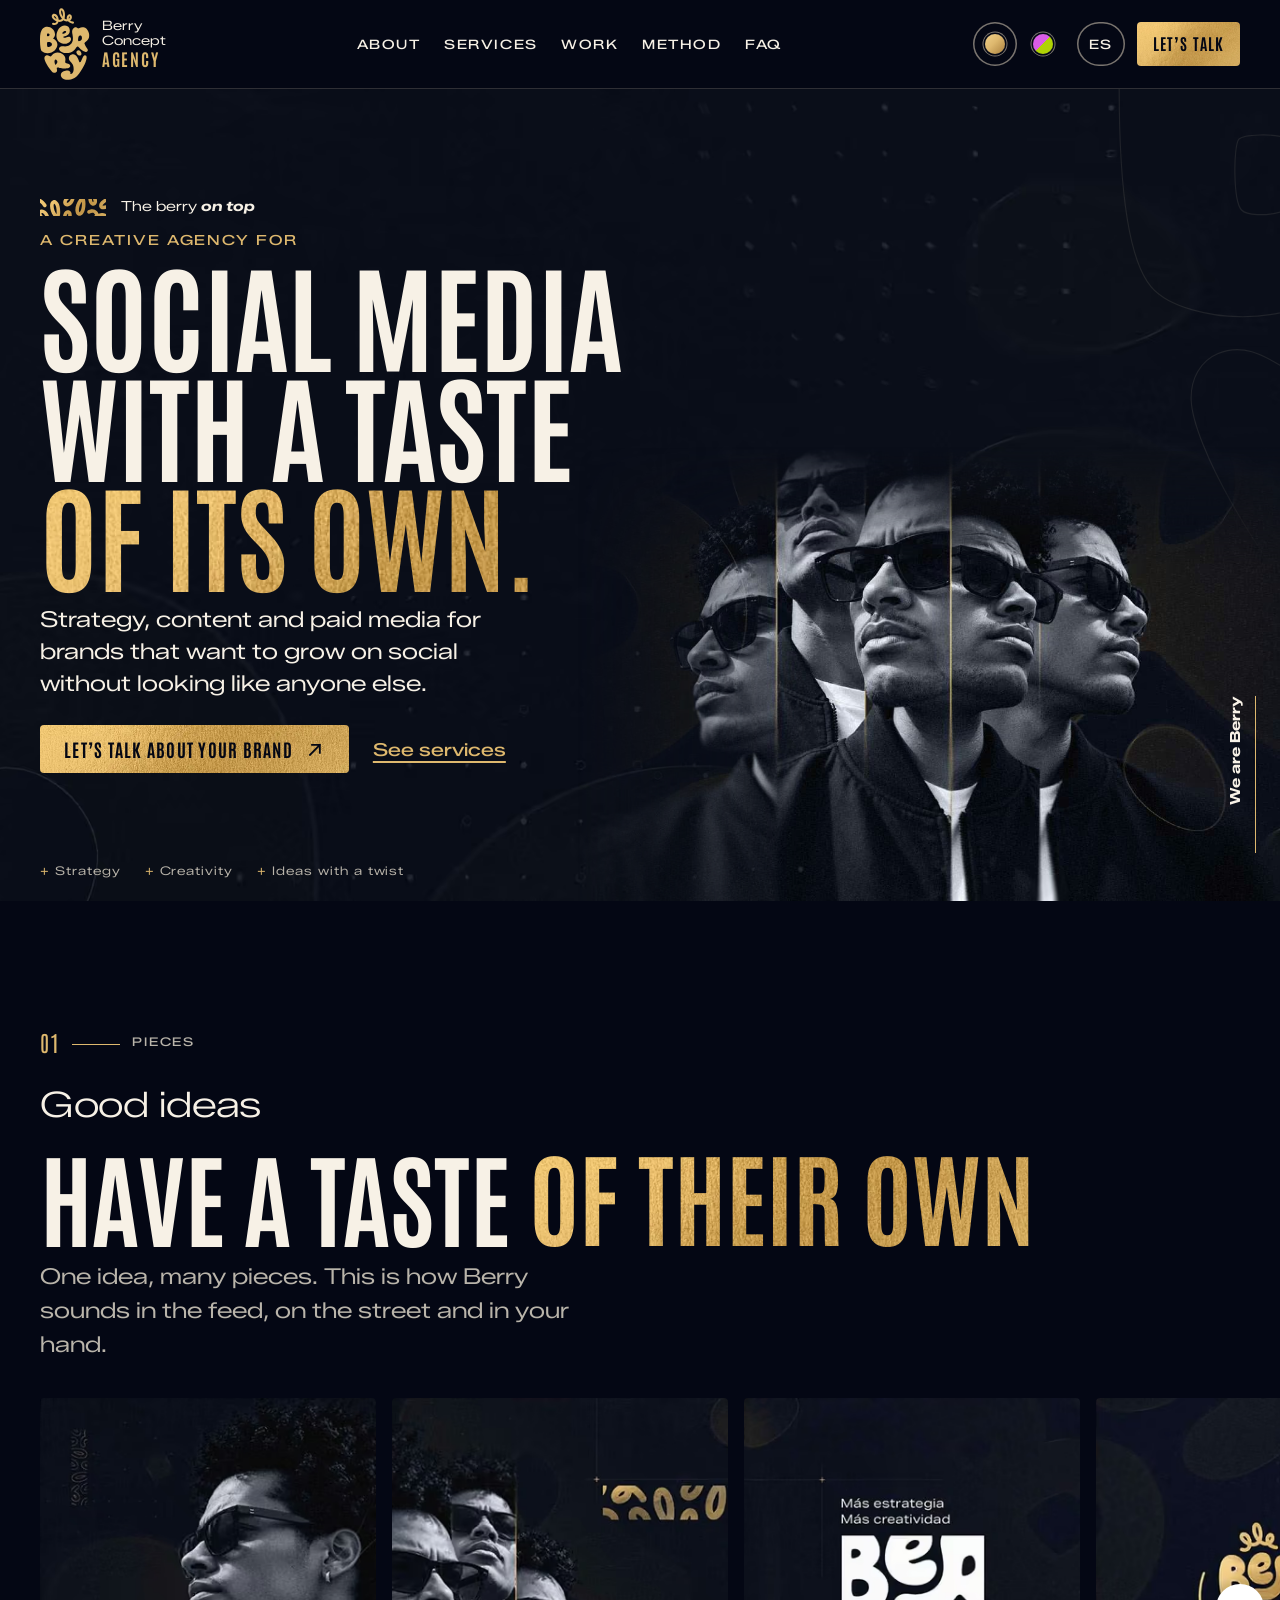
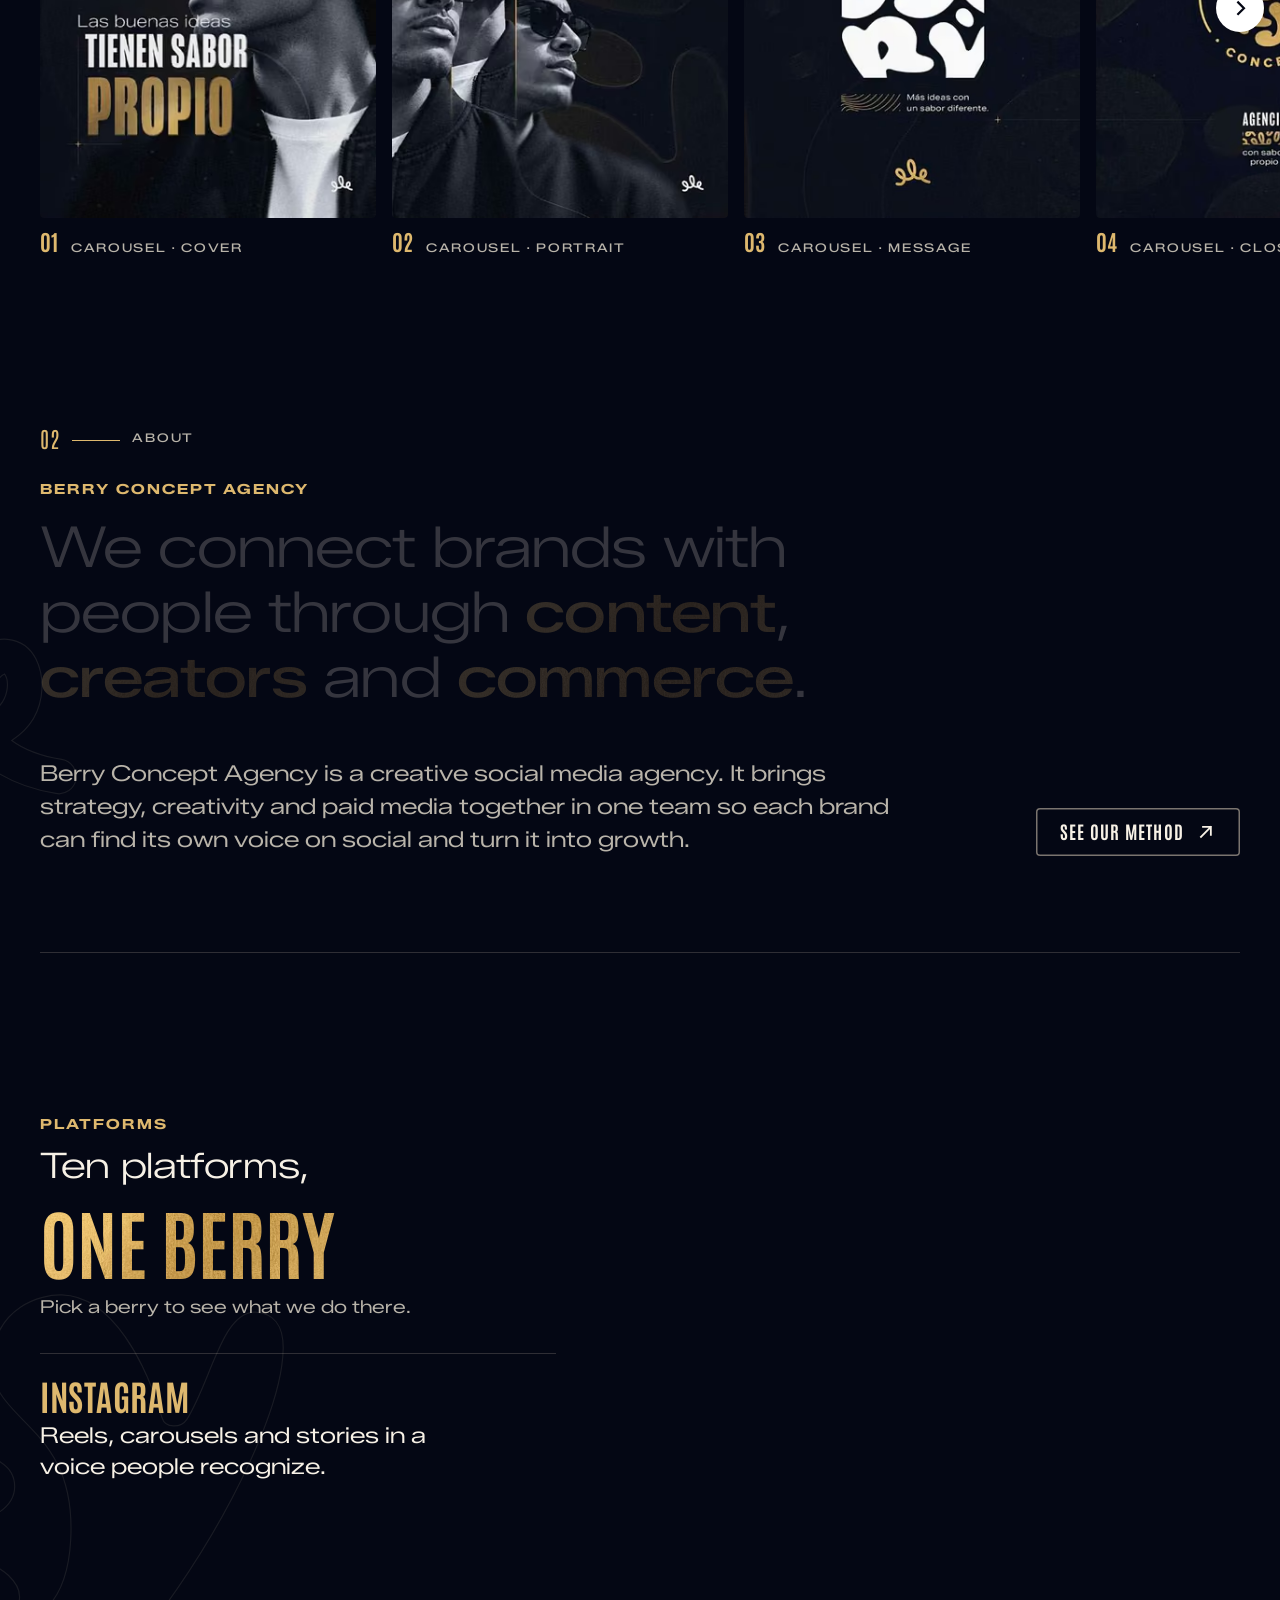
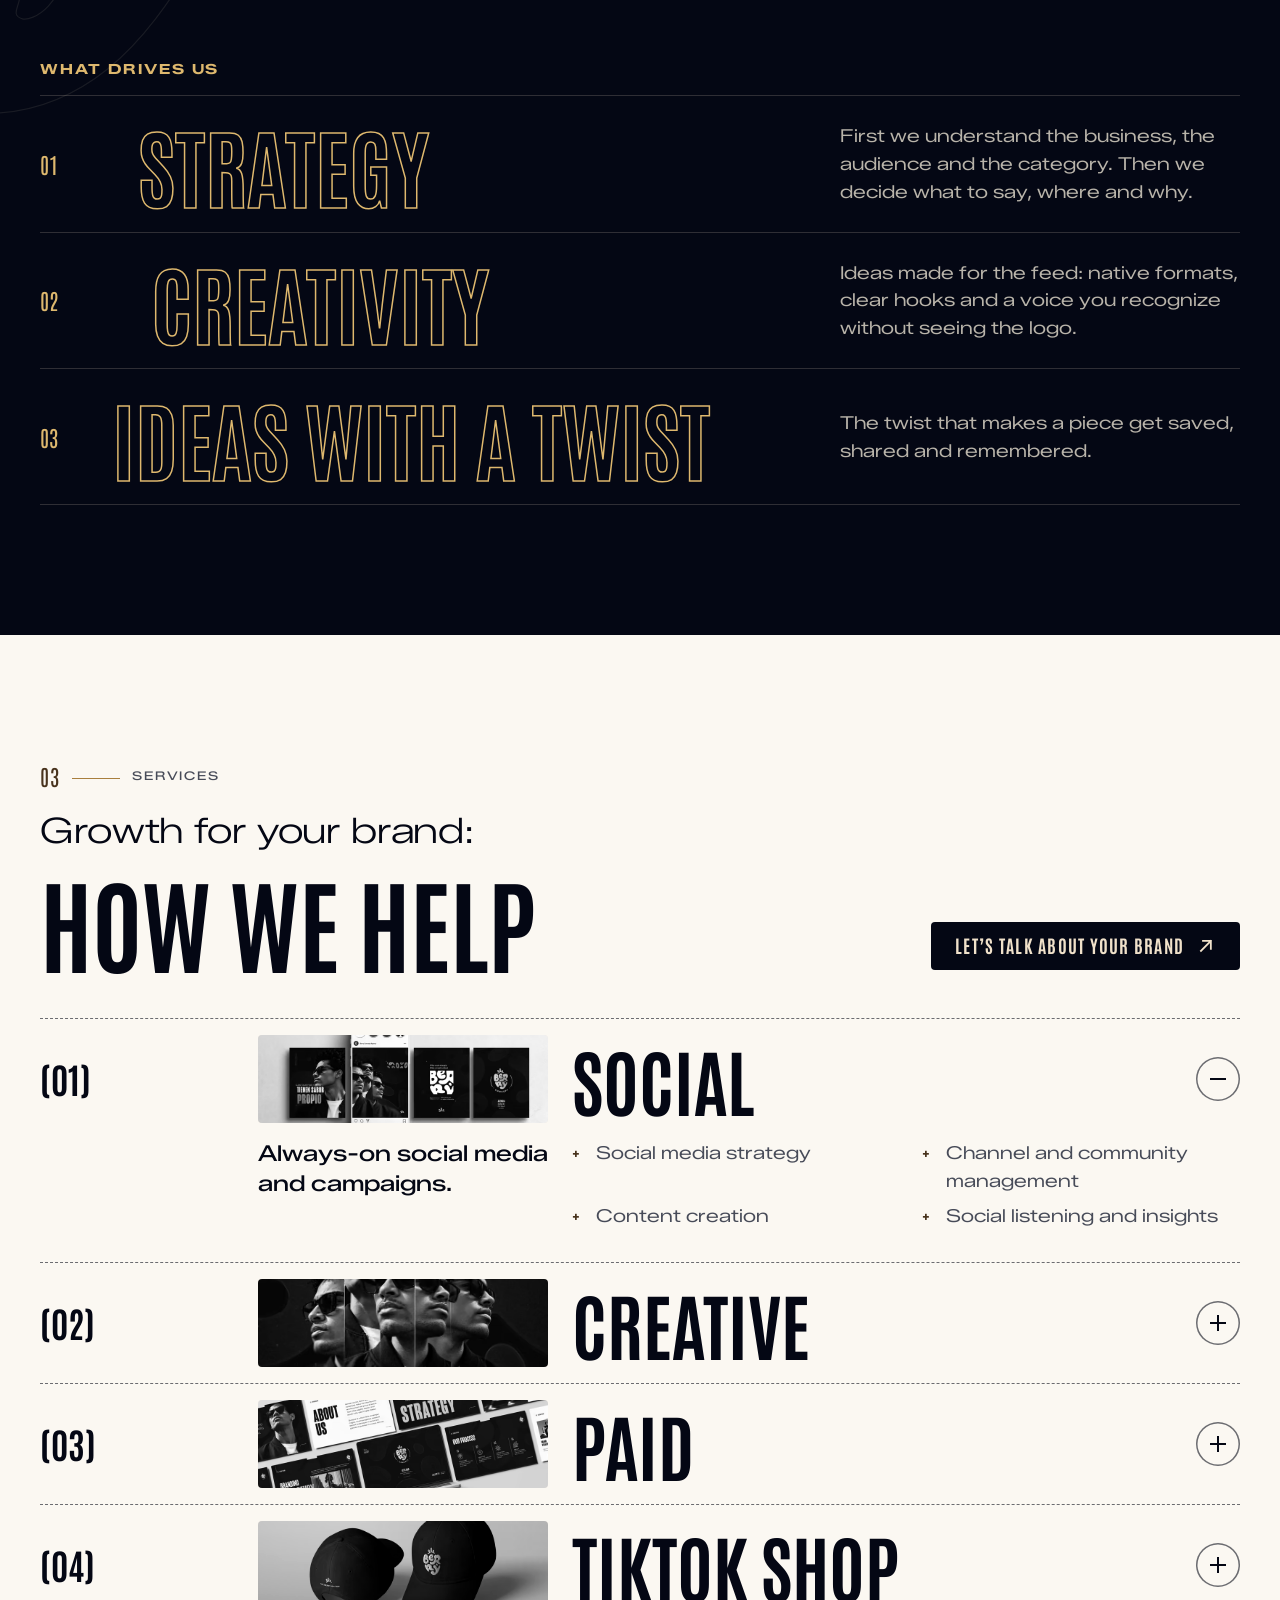
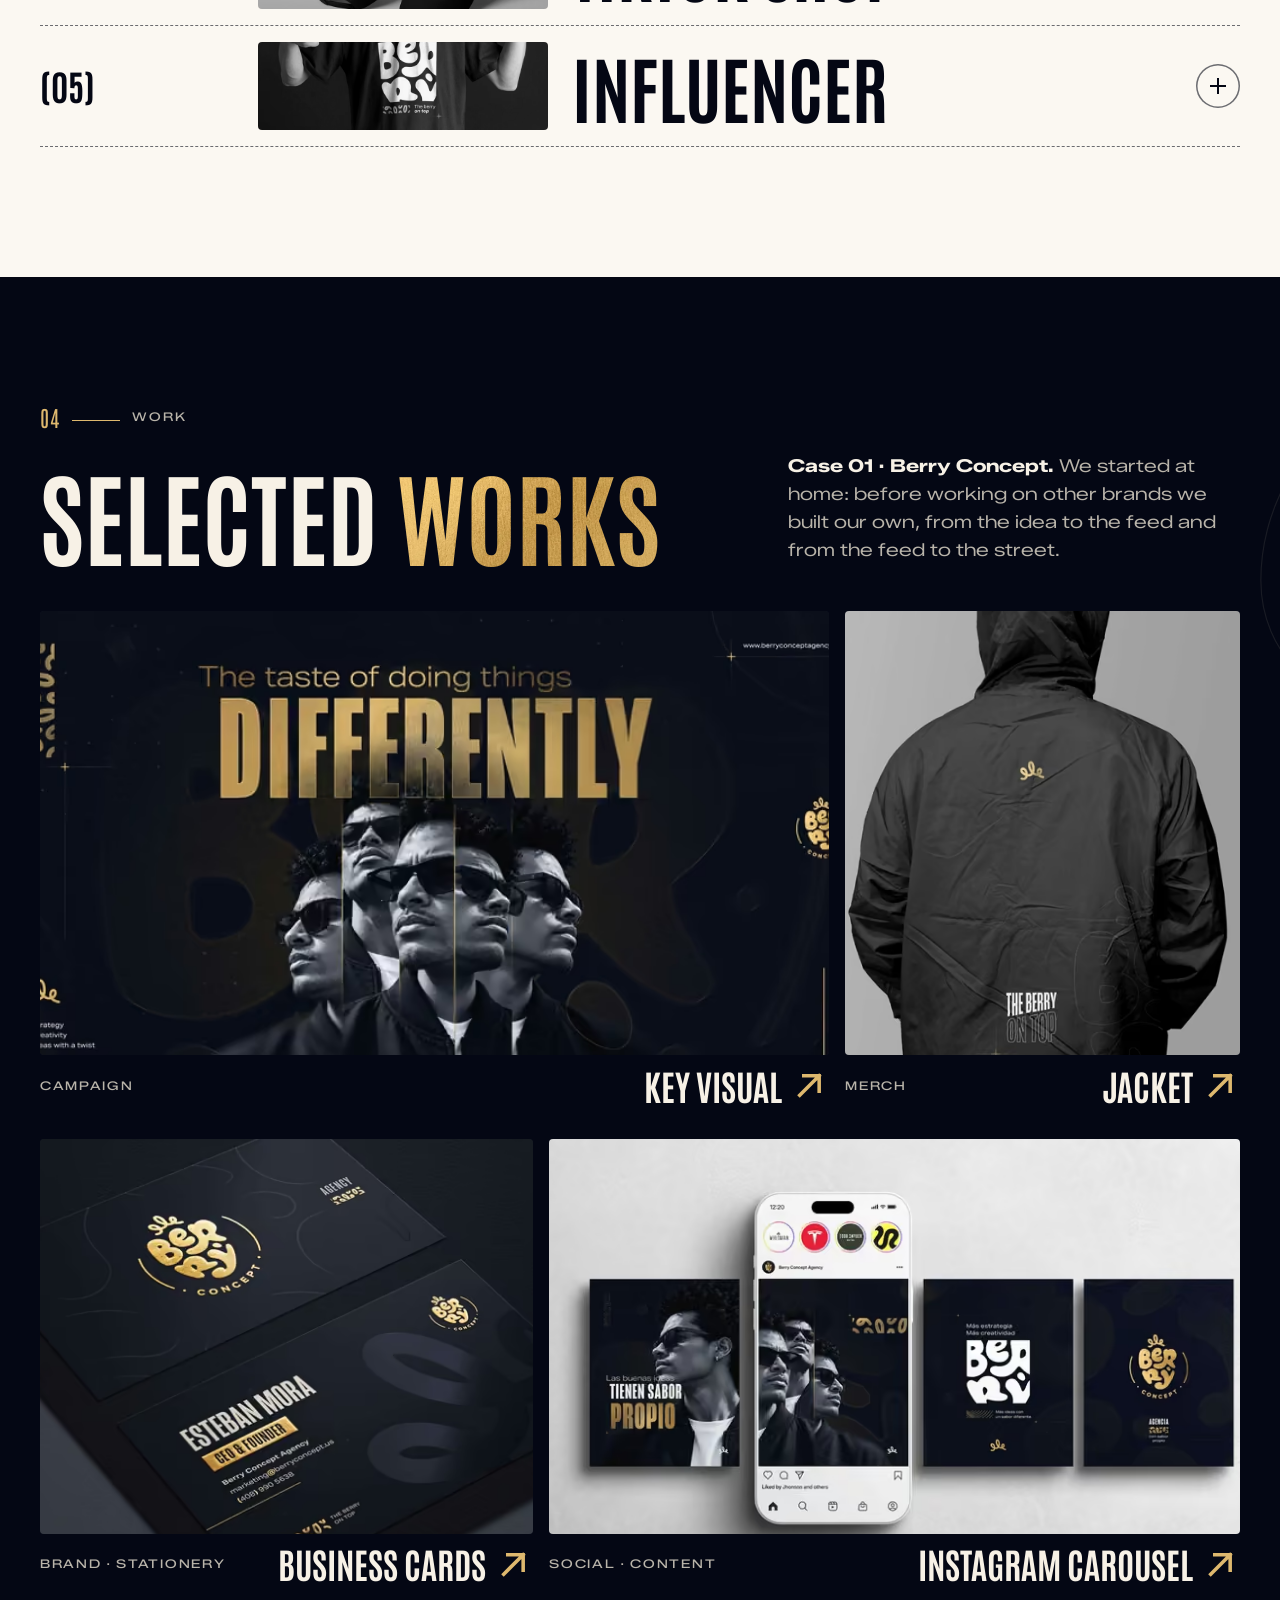
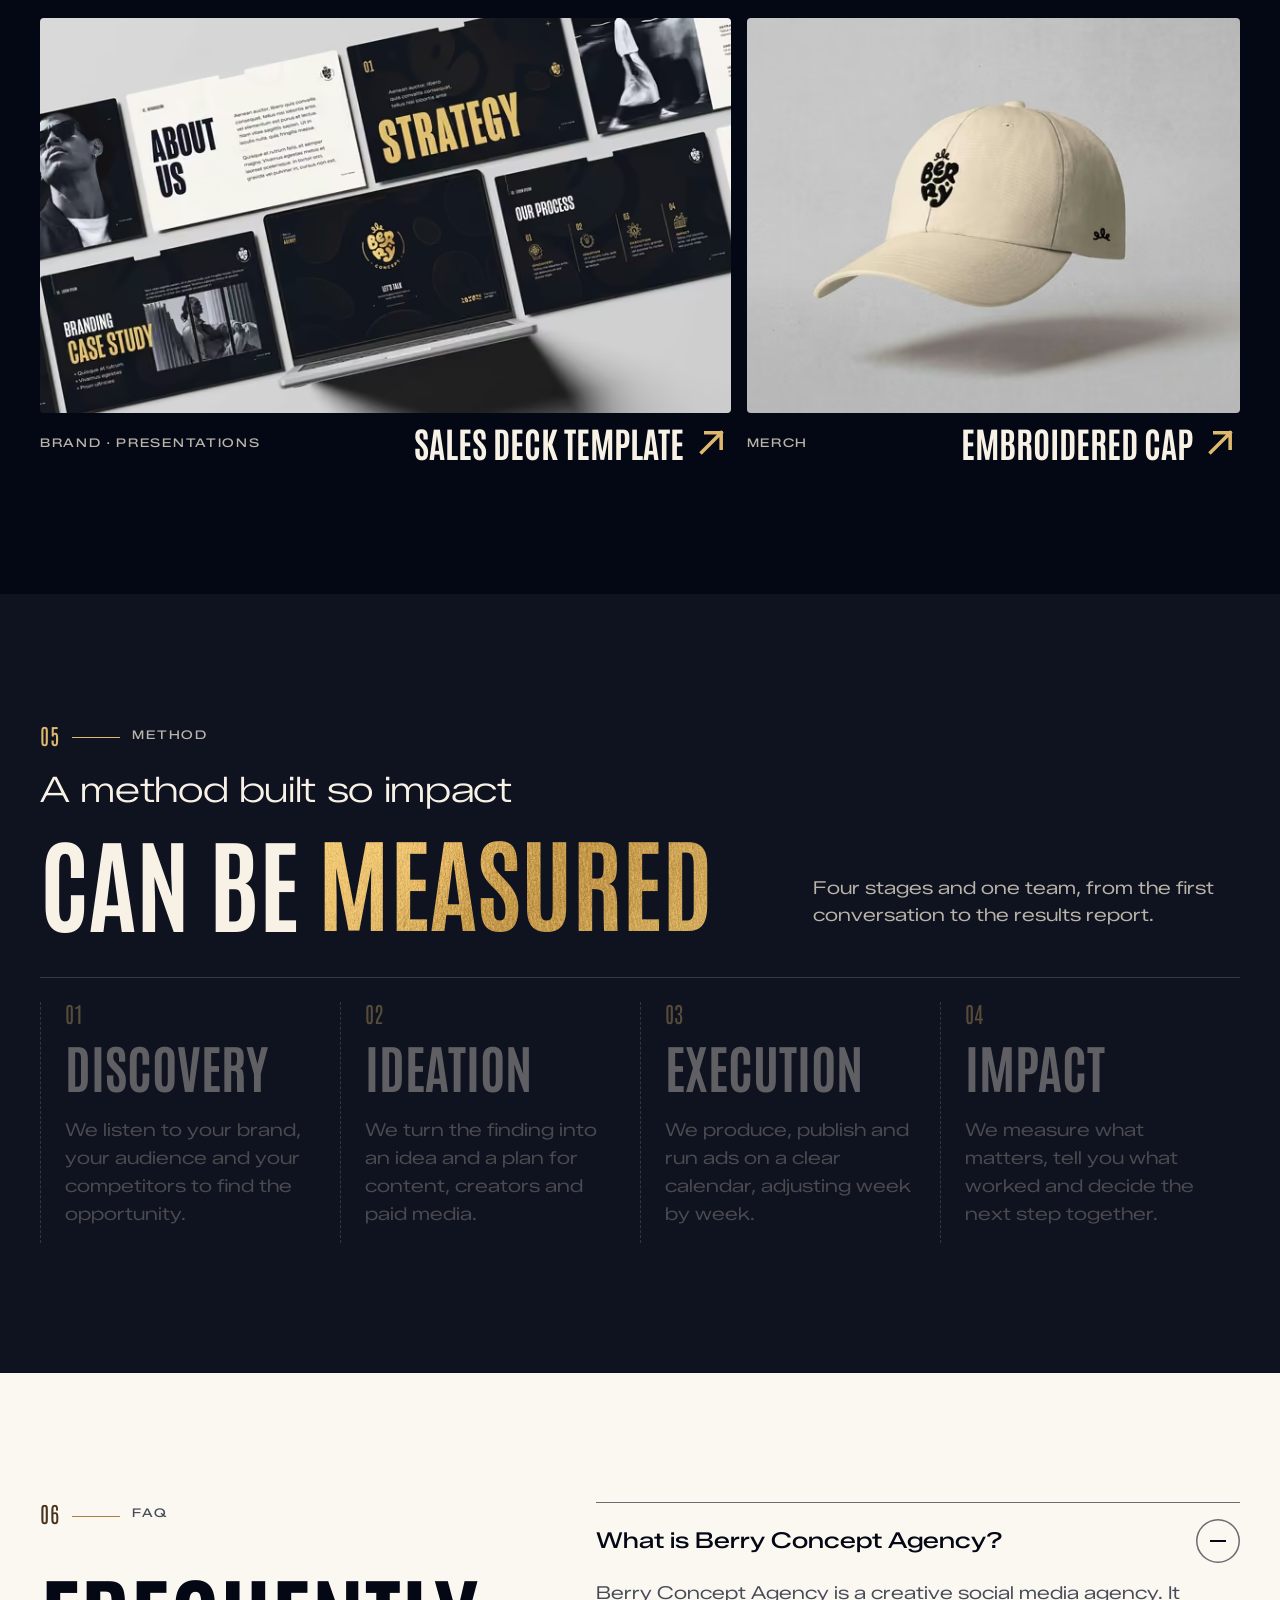
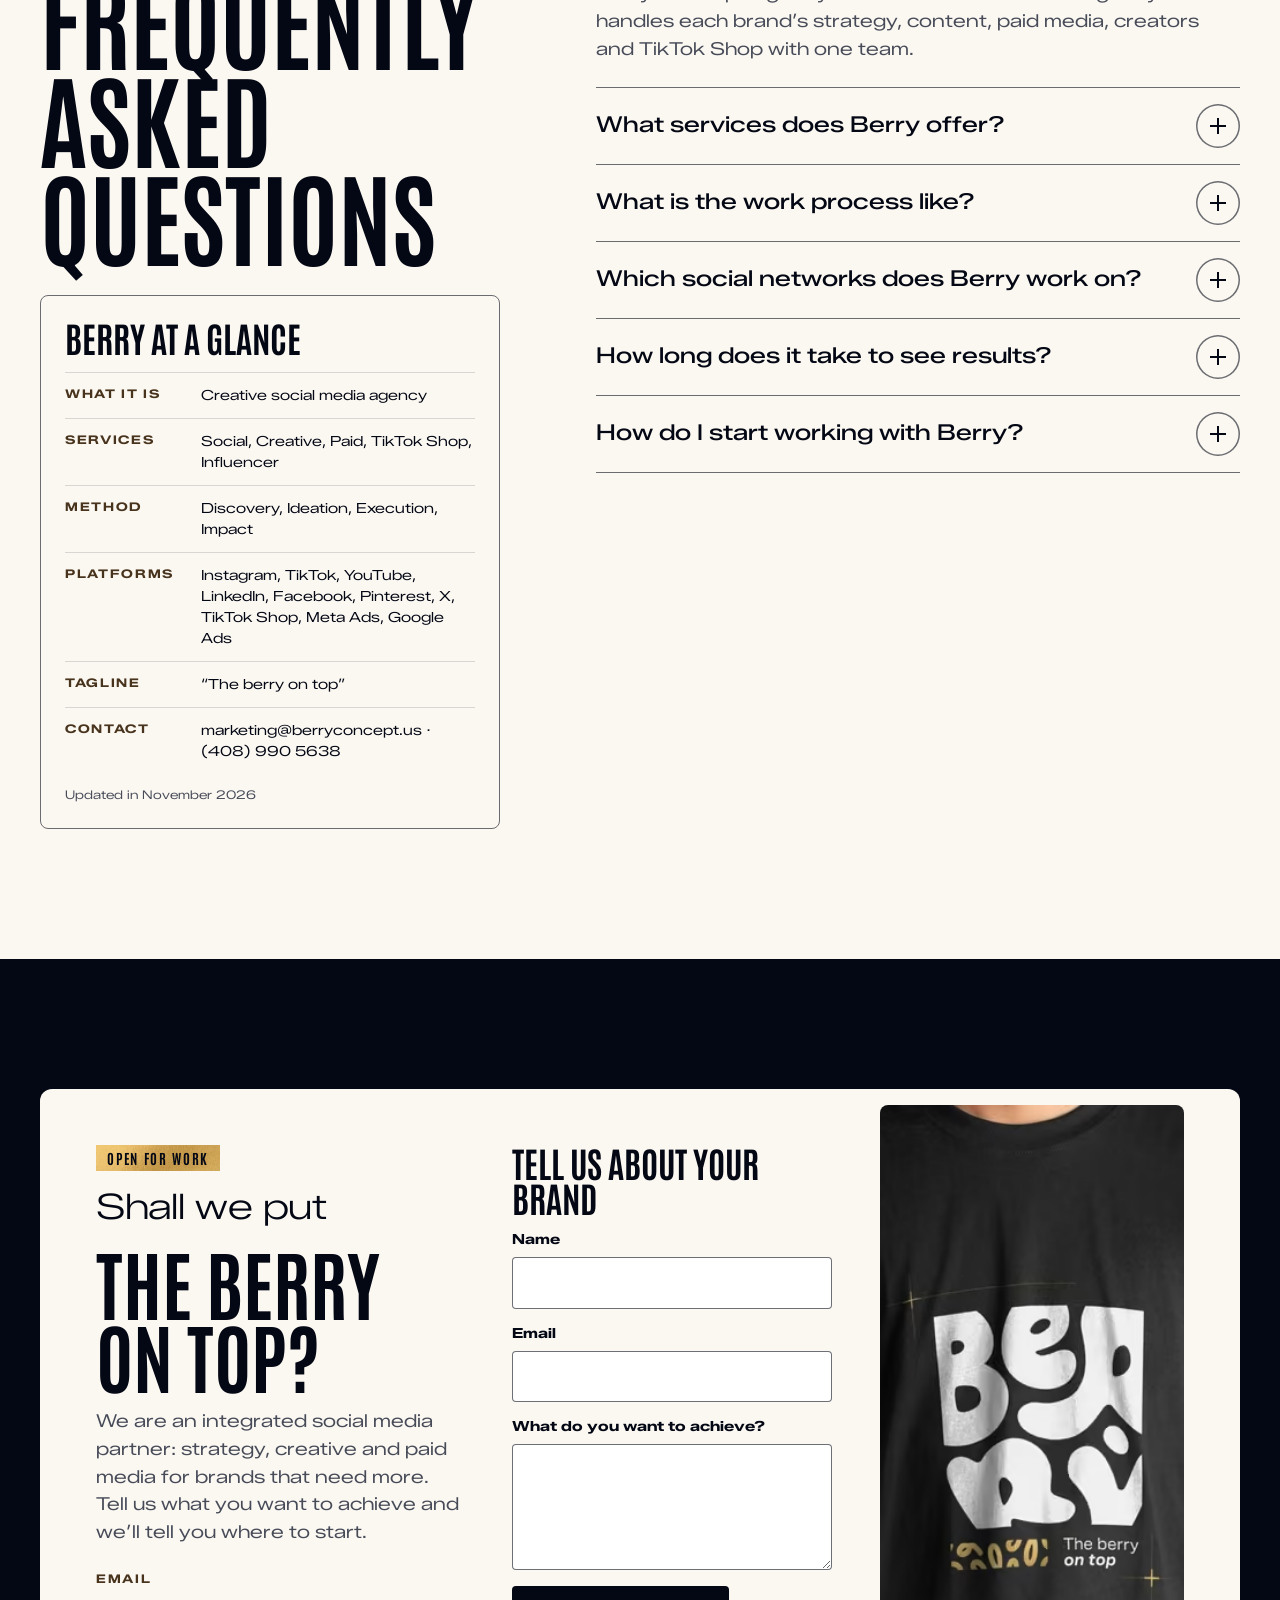
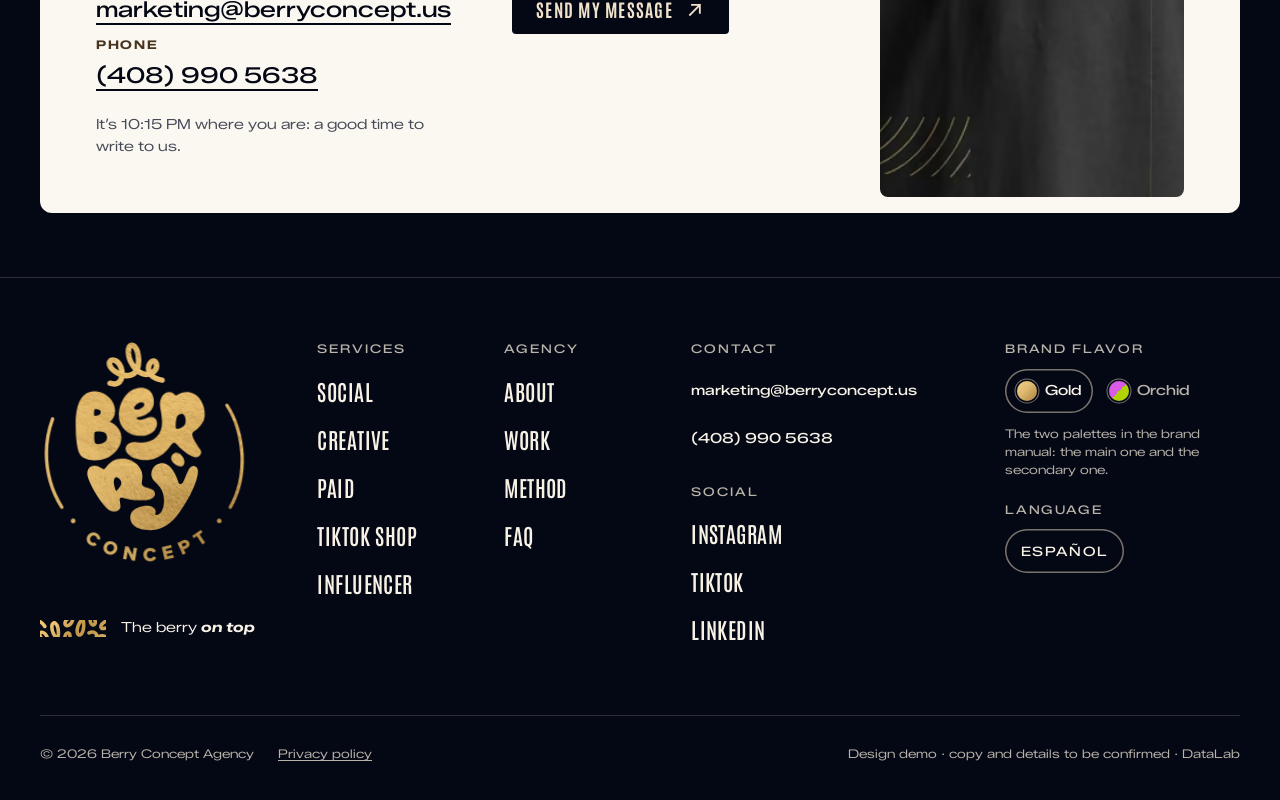
<file: en/index.html>
<!doctype html>
<html lang="en" data-sabor="oro">
<head>
<meta charset="utf-8">
<meta name="viewport" content="width=device-width, initial-scale=1">
<title>Berry Concept Agency | Creative social media agency</title>
<meta name="description" content="Berry Concept Agency is a creative social media agency: strategy, content, paid media, creators and TikTok Shop for brands that want to grow with a taste of their own.">
<!-- Demo: «noindex». Al publicar en el dominio real se construye con --publicar y queda «index, follow». -->
<meta name="robots" content="noindex, nofollow">
<link rel="canonical" href="https://wearedatalab.github.io/berry-agency/en/">
<link rel="alternate" hreflang="es" href="https://wearedatalab.github.io/berry-agency/">
<link rel="alternate" hreflang="en" href="https://wearedatalab.github.io/berry-agency/en/">
<link rel="alternate" hreflang="x-default" href="https://wearedatalab.github.io/berry-agency/">
<meta name="theme-color" content="#040714">
<meta name="color-scheme" content="dark">

<meta property="og:type" content="website">
<meta property="og:site_name" content="Berry Concept Agency">
<meta property="og:locale" content="en_US">
<meta property="og:locale:alternate" content="es_LA">
<meta property="og:url" content="https://wearedatalab.github.io/berry-agency/en/">
<meta property="og:title" content="Berry Concept Agency | Creative social media agency">
<meta property="og:description" content="Berry Concept Agency is a creative social media agency: strategy, content, paid media, creators and TikTok Shop for brands that want to grow with a taste of their own.">
<meta property="og:image" content="https://wearedatalab.github.io/berry-agency/recursos/img/og-berry-concept-agency-en.jpg">
<meta property="og:image:width" content="1200">
<meta property="og:image:height" content="630">
<meta property="og:image:alt" content="Gold Berry Concept logo on an ink-blue background with the tagline The berry on top">
<meta name="twitter:card" content="summary_large_image">
<meta name="twitter:title" content="Berry Concept Agency | Creative social media agency">
<meta name="twitter:description" content="Berry Concept Agency is a creative social media agency: strategy, content, paid media, creators and TikTok Shop for brands that want to grow with a taste of their own.">
<meta name="twitter:image" content="https://wearedatalab.github.io/berry-agency/recursos/img/og-berry-concept-agency-en.jpg">

<link rel="icon" href="../recursos/favicon.svg" type="image/svg+xml">
<link rel="icon" href="../recursos/favicon-48.png" sizes="48x48" type="image/png">
<link rel="apple-touch-icon" href="../recursos/apple-touch-icon.png">
<link rel="manifest" href="../site.webmanifest">

<script>
/* Antes de pintar: marca que hay JavaScript, aplica el sabor guardado y decide si sale la pantalla de carga
   (primera página de la sesión y cada recarga; no al llegar a un ancla ni al pasar de un idioma al otro). */
(function () {
  var d = document.documentElement; d.classList.add('js');
  try { var s = localStorage.getItem('berry-sabor'); if (s === 'oro' || s === 'orquidea') d.dataset.sabor = s; } catch (e) {}
  try {
    var n = performance.getEntriesByType('navigation')[0];
    var recarga = n ? n.type === 'reload' : (performance.navigation && performance.navigation.type === 1);
    var vista = sessionStorage.getItem('berry-intro');
    if ((!vista || recarga) && !location.hash && !/[?&]sin-intro\b/.test(location.search)) d.classList.add('con-intro');
    sessionStorage.setItem('berry-intro', '1');
  } catch (e) {}
  /* Seguro: si el archivo de JavaScript no llega, a los 6 s se quita la pantalla de carga y se muestra todo */
  setTimeout(function () { d.classList.add('lista'); d.classList.remove('con-intro'); }, 6000);
})();
</script>

<style>
/* Rellenos del logo: van en línea para que url(#lamina-oro) apunte a este documento y no a la hoja de estilos */
.m-letra{fill:var(--marca-letras,#DEB86E)}.m-trazo{fill:var(--marca-trazo,#DEB86E)}
.marca--lamina,.intro__logo{--marca-letras:url(#lamina-oro);--marca-trazo:url(#lamina-oro)}
[data-sabor="orquidea"] .marca--lamina,[data-sabor="orquidea"] .intro__logo{--marca-letras:#DA5CE6;--marca-trazo:#B0D304}
</style>
<link rel="preconnect" href="https://fonts.googleapis.com">
<link rel="preconnect" href="https://fonts.gstatic.com" crossorigin>
<link rel="stylesheet" href="https://fonts.googleapis.com/css2?family=Antonio:wght@400;600;700&family=Zalando+Sans+Expanded:ital,wght@0,300;0,400;0,500;0,700;1,400;1,700&display=swap">
<link rel="stylesheet" href="../recursos/css/berry.css?v=e47c5fb5">
<link rel="preload" as="image" type="image/avif" fetchpriority="high"
  imagesrcset="../recursos/img/berry-key-visual-retrato-triple-640.avif 640w, ../recursos/img/berry-key-visual-retrato-triple-1180.avif 1180w"
  imagesizes="(min-width: 64em) 56vw, 100vw">
<script src="../recursos/js/berry.js?v=14221725" defer></script>
<script type="application/ld+json">{"@context":"https://schema.org","@graph":[{"@type":"Organization","@id":"https://wearedatalab.github.io/berry-agency/#organizacion","name":"Berry Concept Agency","alternateName":["Berry Agency","Berry Concept","Berry"],"url":"https://wearedatalab.github.io/berry-agency/","description":"Berry Concept Agency is a creative social media agency. It brings strategy, creativity and paid media together in one team so each brand can find its own voice on social and turn it into growth.","slogan":"The berry on top","logo":{"@type":"ImageObject","url":"https://wearedatalab.github.io/berry-agency/recursos/img/logo-berry-concept-600.png","width":600,"height":600},"image":"https://wearedatalab.github.io/berry-agency/recursos/img/og-berry-concept-agency-en.jpg","email":"marketing@berryconcept.us","telephone":"+14089905638","contactPoint":{"@type":"ContactPoint","contactType":"New business","email":"marketing@berryconcept.us","telephone":"+14089905638","availableLanguage":["es","en"]},"knowsAbout":["Social media","Social media strategy","Content creation","Community management","Social media advertising","Paid social","Paid search","TikTok Shop","Influencer marketing","User-generated content (UGC)","Art direction","Motion design"],"hasOfferCatalog":{"@type":"OfferCatalog","name":"Social media services","itemListElement":[{"@type":"Offer","itemOffered":{"@id":"https://wearedatalab.github.io/berry-agency/#servicio-social"}},{"@type":"Offer","itemOffered":{"@id":"https://wearedatalab.github.io/berry-agency/#servicio-creatividad"}},{"@type":"Offer","itemOffered":{"@id":"https://wearedatalab.github.io/berry-agency/#servicio-pauta"}},{"@type":"Offer","itemOffered":{"@id":"https://wearedatalab.github.io/berry-agency/#servicio-tiktok-shop"}},{"@type":"Offer","itemOffered":{"@id":"https://wearedatalab.github.io/berry-agency/#servicio-influencers"}}]}},{"@type":"Service","@id":"https://wearedatalab.github.io/berry-agency/#servicio-social","name":"Social","serviceType":"Social media management","description":"Always-on social media and campaigns. Social media strategy; Channel and community management; Content creation; Social listening and insights.","provider":{"@id":"https://wearedatalab.github.io/berry-agency/#organizacion"},"url":"https://wearedatalab.github.io/berry-agency/en/#service-social"},{"@type":"Service","@id":"https://wearedatalab.github.io/berry-agency/#servicio-creatividad","name":"Creative","serviceType":"Creative and production for social media","description":"Social-first creative for organic and paid. Organic and paid social video; From lo-fi to high production; Creative strategy, art direction and campaigns; Motion design, animation and graphics.","provider":{"@id":"https://wearedatalab.github.io/berry-agency/#organizacion"},"url":"https://wearedatalab.github.io/berry-agency/en/#service-creative"},{"@type":"Service","@id":"https://wearedatalab.github.io/berry-agency/#servicio-pauta","name":"Paid","serviceType":"Social media and search advertising","description":"Performance media across channels. Paid social and paid search; Full-funnel media strategy; Planning, buying, creative, analytics and testing; Feed optimization and shopping.","provider":{"@id":"https://wearedatalab.github.io/berry-agency/#organizacion"},"url":"https://wearedatalab.github.io/berry-agency/en/#service-paid"},{"@type":"Service","@id":"https://wearedatalab.github.io/berry-agency/#servicio-tiktok-shop","name":"TikTok Shop","serviceType":"TikTok Shop management","description":"We launch, grow and scale brands on TikTok Shop. TikTok Shop strategy; Shop optimization, management and compliance; Creator affiliates and incentive programs; Content, lives, ads and more.","provider":{"@id":"https://wearedatalab.github.io/berry-agency/#organizacion"},"url":"https://wearedatalab.github.io/berry-agency/en/#service-tiktok-shop"},{"@type":"Service","@id":"https://wearedatalab.github.io/berry-agency/#servicio-influencers","name":"Influencer","serviceType":"Influencer marketing","description":"Creative-first influencer and creator work for ambitious brands. End-to-end campaign management; Brand awareness and direct-response goals; Creators for user-generated content (UGC); Wrap-up reports and analysis.","provider":{"@id":"https://wearedatalab.github.io/berry-agency/#organizacion"},"url":"https://wearedatalab.github.io/berry-agency/en/#service-influencer"},{"@type":"WebSite","@id":"https://wearedatalab.github.io/berry-agency/#sitio","name":"Berry Concept Agency","alternateName":"Berry Agency","url":"https://wearedatalab.github.io/berry-agency/","inLanguage":["es","en"],"publisher":{"@id":"https://wearedatalab.github.io/berry-agency/#organizacion"}},{"@type":"WebPage","@id":"https://wearedatalab.github.io/berry-agency/en/#pagina","url":"https://wearedatalab.github.io/berry-agency/en/","name":"Berry Concept Agency | Creative social media agency","description":"Berry Concept Agency is a creative social media agency: strategy, content, paid media, creators and TikTok Shop for brands that want to grow with a taste of their own.","inLanguage":"en","isPartOf":{"@id":"https://wearedatalab.github.io/berry-agency/#sitio"},"about":{"@id":"https://wearedatalab.github.io/berry-agency/#organizacion"},"dateModified":"2026-11-10","primaryImageOfPage":{"@type":"ImageObject","url":"https://wearedatalab.github.io/berry-agency/recursos/img/og-berry-concept-agency-en.jpg","width":1200,"height":630},"speakable":{"@type":"SpeakableSpecification","cssSelector":[".respuesta-directa",".pregunta__r"]},"translationOfWork":{"@id":"https://wearedatalab.github.io/berry-agency/#pagina"}},{"@type":"FAQPage","@id":"https://wearedatalab.github.io/berry-agency/en/#faq","inLanguage":"en","isPartOf":{"@id":"https://wearedatalab.github.io/berry-agency/en/#pagina"},"mainEntity":[{"@type":"Question","name":"What is Berry Concept Agency?","acceptedAnswer":{"@type":"Answer","text":"Berry Concept Agency is a creative social media agency. It handles each brand’s strategy, content, paid media, creators and TikTok Shop with one team."}},{"@type":"Question","name":"What services does Berry offer?","acceptedAnswer":{"@type":"Answer","text":"Five: social media, creative, paid media, TikTok Shop and influencer marketing. You can hire just one or combine them in an integrated plan."}},{"@type":"Question","name":"What is the work process like?","acceptedAnswer":{"@type":"Answer","text":"It has four stages: Discovery, Ideation, Execution and Impact. We start by understanding your business and finish by measuring the results to decide the next step."}},{"@type":"Question","name":"Which social networks does Berry work on?","acceptedAnswer":{"@type":"Answer","text":"Instagram, TikTok, YouTube, LinkedIn, Facebook, Pinterest and X, plus TikTok Shop, Meta Ads and Google Ads. We choose the channels based on your audience, not the other way around."}},{"@type":"Question","name":"How long does it take to see results?","acceptedAnswer":{"@type":"Answer","text":"It depends on where your brand is starting from. We work in 90-day cycles: in the first one we get the strategy running, publish, run ads and measure what works."}},{"@type":"Question","name":"How do I start working with Berry?","acceptedAnswer":{"@type":"Answer","text":"Write to us at marketing@berryconcept.us or call us at (408) 990 5638. In the first conversation we go over your goals and suggest where to start."}}]},{"@type":"ItemList","@id":"https://wearedatalab.github.io/berry-agency/en/#method","name":"Berry Concept Agency’s working method","numberOfItems":4,"itemListElement":[{"@type":"ListItem","position":1,"name":"Discovery","description":"We listen to your brand, your audience and your competitors to find the opportunity."},{"@type":"ListItem","position":2,"name":"Ideation","description":"We turn the finding into an idea and a plan for content, creators and paid media."},{"@type":"ListItem","position":3,"name":"Execution","description":"We produce, publish and run ads on a clear calendar, adjusting week by week."},{"@type":"ListItem","position":4,"name":"Impact","description":"We measure what matters, tell you what worked and decide the next step together."}]}]}</script>
</head>
<body>
<a class="saltar" href="#contenido">Skip to content</a>
<svg xmlns="http://www.w3.org/2000/svg" class="sprite" width="0" height="0" aria-hidden="true" focusable="false">
<defs>
<path id="b-hojas" d="M193.8 12.8C192.1 14.7 188.9 29 201.6 47.5C203.6 23.2 196.6 14 193.8 12.8ZM239.1 45.9C235.2 47.6 234.1 55.4 235 58.6C240.9 54.9 240.6 48.1 239.1 45.9ZM152.7 43.9C151.6 45 152 52.7 166.6 60.4C163.8 45.6 153.8 42.8 152.7 43.9ZM145.7 92.5C142.7 91.5 141 88.2 142 85.2C143 82.1 146.3 80.4 149.4 81.4C164.1 86.2 166 75.4 166.5 73.2C157.6 69.7 149.9 63.8 145.2 58C136.4 46.8 140.5 31.9 153.8 31.9C169 31.9 178.8 50.6 178.8 64.7C183.8 65.5 191.4 65.7 196.5 59.8C186.5 48.7 179.8 32.6 180.5 18.2C180.9 9.3 185.2 1.4 192.7 1C212.3 0 217.7 38.7 211.1 57.5C215.7 60.8 220.2 62.3 223.9 62.4C220.1 46.5 229.9 33.2 240.1 34.2C250 35.2 251.9 45.4 251.7 50.9C251.4 56.9 249.4 63.3 241.5 68.3C245.5 71.3 251.2 73.5 258.4 74.7C261.6 75.2 263.7 78.3 263.2 81.4C262.6 84.6 259.6 86.8 256.4 86.2C237.6 83 230.5 74.2 229.9 73.5C217.6 76.1 207.7 69.3 205.3 67.6C195.9 78.3 182.8 77.1 177.8 76.3C172.8 96.3 155.5 95.7 145.7 92.5Z"/>
<path id="b-l1" d="M116.6 213.6C113.7 210.5 113.8 191.9 115.7 189.7C117 188.3 127.2 187.2 134.1 190C138.6 191.8 141.2 195.8 141.4 200.7C142 215.6 119.8 217.1 116.6 213.6ZM115.2 142.2C117.6 140.3 127.4 140.8 128.2 147.4C128.9 154.4 116.1 156.8 114.7 155.2C113.4 153.6 113.6 143.5 115.2 142.2ZM147.8 168.6C147.4 168.4 147.3 167.9 147.8 167.5C152.8 163.9 158.3 156.4 158.3 144.9C158.3 122.2 136.5 103.9 115.4 103.9C96.5 103.9 75.3 115.6 75.3 172.3C75.3 217.1 80.6 233.1 86.1 239.5C92.4 246.9 107.2 249.5 115.8 249.6C148.4 250.2 171.6 225.3 171.6 201.8C171.6 180.1 151.1 170.1 147.8 168.6Z"/>
<path id="b-l2" d="M213.7 127.2C218.3 127.2 220 129.5 220 131.6C220 135.8 210.9 142.5 204.2 142.5C191 142.5 203.9 127.2 213.7 127.2ZM234.7 158.2C225 158.2 218.6 164.1 210.5 164.1C208.4 164.1 203.5 163 203.5 160.4C203.5 158.8 210.2 158.6 218.5 155.2C229 150.8 240.2 142.3 240.2 126.1C240.2 119.1 238.2 96.4 212.1 96.4C184.6 96.4 166.3 126.3 166.3 154.3C166.3 179 185.4 198 213.7 198C233.7 198 246.9 184.8 246.9 171.8C246.9 161.1 239.5 158.2 234.7 158.2Z"/>
<path id="b-l3" d="M306.4 172C304.1 179.5 291.9 184.2 287.9 182.8C284.4 181.6 286.8 163.3 288.9 157.9C290.5 153.6 297.3 150.7 301 151.9C305.5 153.4 309 163.6 306.4 172ZM324.8 188.4C331 184.1 342.1 174.2 345.8 163.8C351.7 146.8 342.5 111.2 316.1 106.2C299.2 102.9 289.7 112.7 286.8 112.7C284 112.7 281.7 105.7 272.8 105.7C260.1 105.7 252.6 119 252.9 132.5C253 139.9 256.8 151.6 257.3 166.2C258.8 208.3 223.3 214.6 204.3 211.4C190.5 209.1 176.4 217.4 181.7 230.4C186.7 242.8 207.6 249.1 221.8 249.1C256.6 249.1 272.2 222.4 277 216.1C280.6 211.5 284.6 211.8 286.8 214.3C305.5 235.4 321.1 242.3 327.4 242.9L327.4 242.9C336.4 244.2 342.9 233.9 338.6 227.7C327.1 211.2 323.2 203.5 321.5 197.7C320.8 195 321 191 324.8 188.4Z"/>
<path id="b-l4" d="M171.2 299.5C169.5 304.7 161.6 317.2 159.5 312.3C159.5 312.2 150.8 289.9 159.4 285.4C164 283 173.5 292.8 171.2 299.5ZM215.2 301.6C213.5 298.8 216 291 216 283.1C216 262.2 194.9 245.5 172.3 246.1C144.3 247 140.4 268.5 134.1 268C129.8 267.6 120.5 257.1 108.7 262C102.8 264.4 99.3 270.6 99.6 277.8C100.2 292.7 121.6 331.2 141.8 351.5C145.5 355.2 151.2 358.1 158.6 357.3C164.3 356.7 169.1 353.5 169.6 348.5C170.1 343.9 167.9 335.1 167.9 331.9C167.9 329.6 169.5 328.3 172.5 328.3C177.9 328.3 186.3 334.5 216.9 333.7C237.3 333.2 242.5 325.3 242.5 320.1C242.5 306.5 220.4 310.2 215.2 301.6Z"/>
<path id="b-l5" d="M333.1 273.5C333.2 265.5 329.7 261.5 323.7 261.2C312.5 260.9 308.7 284.6 300.6 297.4C298.7 300.3 293.3 300.6 292.2 296.8L292.2 296.8C286.9 278.9 275.7 255.9 258.4 255.4C251.3 255.2 236.1 259.4 234.9 277.1C233.3 298.9 263.6 298 261.4 338.1C260.1 361.4 248 365.4 245.1 364.7C241.3 363.7 243.7 360.8 244.1 358.1C244.7 353.2 238.8 345.8 228.2 345C217.6 344.3 196.3 348.6 191.5 362.9C187.4 375 193 397.5 234.3 396.6C267.8 395.8 286.9 369.2 292.8 361C316.9 327.7 332.9 291.8 333.1 273.5Z"/>
<path id="b-pt" d="M288.1 233.6C281 233.6 276.5 239.1 276.5 245.2C276.5 253.3 288.8 262.7 296.9 262.7C304.9 262.7 306.4 252.3 302.6 245.2C298.8 238 294 233.6 288.1 233.6Z"/>
<path id="b-arco-i" d="M48 351.4C49.6 350.4 50.1 348.2 49 346.5C14.8 293.1 7.4 222.9 29.9 163.5C30.6 161.7 29.6 159.6 27.8 158.9C26 158.3 23.9 159.2 23.2 161C0 222.5 7.6 295 43.1 350.4C43.8 351.4 44.9 352 46.1 352C46.7 352 47.4 351.8 48 351.4Z"/>
<path id="b-arco-d" d="M404.4 350.3C422.9 319.4 431.9 279.1 429.6 236.8C427.5 197.4 415.7 159 397.1 131.4C396.1 129.8 393.8 129.3 392.2 130.4C390.6 131.5 390.2 133.7 391.3 135.3C409.1 161.9 420.5 199 422.5 237.2C424.7 278 416.1 316.9 398.3 346.6C397.3 348.3 397.8 350.5 399.5 351.5C400.1 351.8 400.7 352 401.3 352C402.5 352 403.7 351.4 404.4 350.3Z"/>
<path id="b-concept" d="M342.5 427.1L330.6 409.6L324.3 413.9L320.9 408.8L339.3 396.3L342.8 401.3L336.5 405.6L348.4 423.1L342.5 427.1ZM303.9 424L298.6 426.3L301.1 431.9L306.3 429.6C308 428.9 308.8 427.2 308.1 425.5C307.3 423.8 305.6 423.3 303.9 424ZM300.8 448.7L289.8 423.7L302.3 418.2C308 415.7 312.7 418.2 314.7 422.7C316.6 427.2 315.2 432.3 309.6 434.7L303.5 437.4L307.2 445.9L300.8 448.7ZM262.9 459.2L256.8 432.6L276.4 428.1L277.7 433.9L265 436.8L266 441.2L278.4 438.4L279.7 444.2L267.4 447L268.5 451.8L281.1 448.9L282.4 454.7L262.9 459.2ZM218.2 449.2C217.9 440.7 224.1 434.8 232.2 434.5C239 434.3 242.7 437.9 244.6 441.4L238.7 444.5C237.7 442.4 235.3 440.6 232.5 440.7C228.2 440.9 225.2 444.4 225.3 448.9C225.5 453.4 228.8 456.7 233 456.5C235.9 456.4 238.1 454.6 238.9 452.4L245.1 455C243.5 458.6 240 462.5 233.3 462.8C225.1 463 218.5 457.5 218.2 449.2ZM193.5 460.4L184.8 442.2L182.1 458.5L175.1 457.3L179.7 430.4L186.8 431.6L195.1 448.9L197.7 433.5L204.7 434.6L200.2 461.5L193.5 460.4ZM151.5 427C147.3 425.3 143.3 427.4 141.6 431.6C140 435.7 141.4 440 145.6 441.7C149.8 443.4 153.8 441.2 155.4 437.1C157.1 433 155.6 428.7 151.5 427ZM153.8 421.2C161.5 424.3 165.1 432.1 162.1 439.8C159 447.5 151 450.6 143.3 447.5C135.5 444.3 131.9 436.6 135 428.9C138.1 421.2 146 418.1 153.8 421.2ZM100.9 407.8C105.6 400.8 114.1 399.6 120.9 404.1C126.5 407.9 127.4 412.9 126.9 416.9L120.3 416C120.7 413.6 119.8 410.9 117.4 409.3C113.9 406.9 109.4 408.1 106.9 411.8C104.4 415.5 105.1 420.1 108.7 422.4C111 424 114 423.8 115.9 422.5L119.4 428.2C116 430.2 110.9 431.4 105.2 427.6C98.4 423.1 96.3 414.8 100.9 407.8Z"/>
<path id="b-puntos" d="M66.5 373.5C68.7 371.6 71.9 371.9 73.7 374C75.5 376.2 75.3 379.4 73.1 381.2C71 383 67.8 382.7 66 380.6C64.2 378.4 64.4 375.3 66.5 373.5ZM374.7 381.1C372.6 379.3 372.3 376.1 374.2 374C376 371.8 379.2 371.6 381.3 373.4C383.4 375.2 383.7 378.4 381.9 380.5C380 382.7 376.9 382.9 374.7 381.1Z"/>
<symbol id="berry-logo" viewBox="0 0 431.9 463"><use href="#b-hojas" class="m-trazo"/><use href="#b-l1" class="m-letra"/><use href="#b-l2" class="m-letra"/><use href="#b-l3" class="m-letra"/><use href="#b-l4" class="m-letra"/><use href="#b-l5" class="m-letra"/><use href="#b-pt" class="m-letra"/><use href="#b-arco-i" class="m-trazo"/><use href="#b-arco-d" class="m-trazo"/><use href="#b-concept" class="m-trazo"/><use href="#b-puntos" class="m-letra"/></symbol>
<symbol id="berry-wordmark" viewBox="75.3 0 276.4 397.5"><use href="#b-hojas" class="m-trazo"/><use href="#b-l1" class="m-letra"/><use href="#b-l2" class="m-letra"/><use href="#b-l3" class="m-letra"/><use href="#b-l4" class="m-letra"/><use href="#b-l5" class="m-letra"/><use href="#b-pt" class="m-letra"/></symbol>
<symbol id="berry-hojas" viewBox="136.4 0 127.3 96.3"><use href="#b-hojas" class="m-trazo"/></symbol>
<pattern id="lamina-oro" patternUnits="userSpaceOnUse" width="432" height="464"><rect width="432" height="464" fill="#DEB86E"/><image href="../recursos/img/lamina-oro-a-600.webp" width="432" height="464" preserveAspectRatio="xMidYMid slice"/></pattern>
</defs>
</svg>

<!-- Pantalla de carga: el logo en contorno se llena de oro a medida que carga la página; al llegar al 100 %
     las hojas caen encima («the berry on top») y la pantalla se levanta. Se puede saltar y tiene tope de tiempo. -->
<div class="intro" data-intro aria-hidden="true">
  <svg class="intro__logo" viewBox="0 0 431.9 463" focusable="false">
    <defs><clipPath id="intro-recorte"><rect class="intro__nivel" x="-20" y="80" width="472" height="340" transform="translate(0 340)" data-intro-nivel/></clipPath></defs>
    <g class="intro__contorno"><use href="#b-l1"/><use href="#b-l2"/><use href="#b-l3"/><use href="#b-l4"/><use href="#b-l5"/><use href="#b-pt"/></g>
    <g class="intro__lleno" clip-path="url(#intro-recorte)"><use href="#b-l1" class="m-letra"/><use href="#b-l2" class="m-letra"/><use href="#b-l3" class="m-letra"/><use href="#b-l4" class="m-letra"/><use href="#b-l5" class="m-letra"/><use href="#b-pt" class="m-letra"/></g>
    <g class="intro__aro"><use href="#b-arco-i" class="m-trazo"/><use href="#b-arco-d" class="m-trazo"/><use href="#b-concept" class="m-trazo"/><use href="#b-puntos" class="m-letra"/></g>
    <g class="intro__hojas"><use href="#b-hojas" class="m-trazo"/></g>
  </svg>
  <p class="intro__estado"><span class="intro__pct"><span data-intro-pct>0</span> %</span> <span class="intro__txt">Loading</span></p>
  <p class="intro__lema" lang="en">The berry <em>on top</em></p>
  <button class="intro__saltar" type="button" tabindex="-1" data-intro-saltar>Skip the animation</button>
</div>

<header class="cab" data-cab>
  <div class="cab__barra contenedor">
    <a class="cab__logo" href="#home" aria-label="Berry Concept Agency, go to the home page">
      <svg class="marca marca--wordmark" aria-hidden="true" focusable="false"><use href="#berry-wordmark"/></svg>
      <span class="cab__nombre" aria-hidden="true">Berry<br>Concept<br><b>Agency</b></span>
    </a>
    <nav class="cab__nav" aria-label="Main">
      <ul>
        <li><a href="#about">About</a></li>
        <li><a href="#services">Services</a></li>
        <li><a href="#work">Work</a></li>
        <li><a href="#method">Method</a></li>
        <li><a href="#faq">FAQ</a></li>
      </ul>
    </nav>
    <div class="cab__acciones">
      <div class="sabor sabor--cab" role="group" aria-label="Brand flavor">
        <button class="sabor__op" type="button" data-sabor-op="oro" aria-pressed="true" title="Gold flavor: main palette"><span class="sabor__muestra sabor__muestra--oro" aria-hidden="true"></span><span class="sabor__txt">Gold</span></button>
        <button class="sabor__op" type="button" data-sabor-op="orquidea" aria-pressed="false" title="Orchid flavor: secondary palette"><span class="sabor__muestra sabor__muestra--orquidea" aria-hidden="true"></span><span class="sabor__txt">Orchid</span></button>
      </div>
      <a class="idioma idioma--cab" href="../" hreflang="es" lang="es" aria-label="Versión en español">es</a>
      <a class="boton boton--primario boton--compacto" href="#contact">Let’s talk</a>
      <button class="cab__menu" type="button" aria-haspopup="dialog" aria-controls="menu" data-menu-abrir>
        <span class="cab__menu-rayas" aria-hidden="true"></span><span>Menu</span>
      </button>
    </div>
  </div>
</header>

<dialog class="menu" id="menu" aria-labelledby="t-menu" data-menu>
  <div class="menu__cab">
    <h2 class="menu__titulo" id="t-menu">Menu</h2>
    <button class="menu__cerrar" type="button" data-menu-cerrar><span aria-hidden="true">✕</span> Close</button>
  </div>
  <nav aria-label="Sections">
    <ul class="menu__lista">
      <li><a href="#about" data-menu-enlace>About</a></li>
      <li><a href="#services" data-menu-enlace>Services</a></li>
      <li><a href="#work" data-menu-enlace>Work</a></li>
      <li><a href="#method" data-menu-enlace>Method</a></li>
      <li><a href="#faq" data-menu-enlace>FAQ</a></li>
      <li><a href="#contact" data-menu-enlace>Contact</a></li>
    </ul>
  </nav>
  <div class="menu__pie">
    <p class="menu__nota" id="t-sabor-menu">Brand flavor</p>
    <div class="sabor" role="group" aria-labelledby="t-sabor-menu">
      <button class="sabor__op" type="button" data-sabor-op="oro" aria-pressed="true"><span class="sabor__muestra sabor__muestra--oro" aria-hidden="true"></span><span class="sabor__txt">Gold</span></button>
      <button class="sabor__op" type="button" data-sabor-op="orquidea" aria-pressed="false"><span class="sabor__muestra sabor__muestra--orquidea" aria-hidden="true"></span><span class="sabor__txt">Orchid</span></button>
    </div>
    <p class="menu__nota">Language</p>
    <a class="idioma" href="../" hreflang="es" lang="es">Español</a>
    <a class="menu__correo" href="mailto:marketing@berryconcept.us">marketing@berryconcept.us</a>
  </div>
</dialog>

<main id="contenido" tabindex="-1">

<!-- ============ Portada ============ -->
<section class="portada" id="home" aria-labelledby="t-portada" data-guia-n="00" data-guia-txt="Home" data-portada>
  <svg class="contorno contorno--portada" viewBox="0 0 431.9 463" aria-hidden="true" focusable="false"><use href="#b-l1"/><use href="#b-l2"/><use href="#b-l3"/><use href="#b-l4"/><use href="#b-l5"/></svg>
  <div class="contenedor portada__rejilla">
    <div class="portada__texto">
      <p class="sello"><span class="patron" aria-hidden="true"></span><span lang="en">The berry <em>on top</em></span></p>
      <h1 class="portada__titulo" id="t-portada">
        <span class="portada__ante">A creative agency for</span>
        <span class="portada__linea">Social media</span>
        <span class="portada__linea">with a taste</span>
        <span class="portada__linea lamina">of its own.</span>
      </h1>
      <p class="portada__bajada">Strategy, content and paid media for brands that want to grow on social without looking like anyone else.</p>
      <div class="portada__acciones">
        <a class="boton boton--primario" href="#contact">Let’s talk about your brand <svg class="flecha" viewBox="0 0 24 24" aria-hidden="true" focusable="false"><path d="M6 18 18 6M8.5 6H18v9.5"/></svg></a>
        <a class="enlace" href="#services">See services</a>
      </div>
    </div>
  </div>
  <figure class="portada__retrato">
    <picture><source type="image/avif" srcset="../recursos/img/berry-key-visual-retrato-triple-640.avif 640w, ../recursos/img/berry-key-visual-retrato-triple-1180.avif 1180w" sizes="(min-width: 64em) 56vw, 100vw"><img src="../recursos/img/berry-key-visual-retrato-triple-640.webp" srcset="../recursos/img/berry-key-visual-retrato-triple-640.webp 640w, ../recursos/img/berry-key-visual-retrato-triple-1180.webp 1180w" sizes="(min-width: 64em) 56vw, 100vw" width="640" height="405" alt="Black-and-white portrait of a man in dark sunglasses, repeated from three angles: the image of Berry’s campaign" loading="eager" decoding="async" fetchpriority="high"></picture>
  </figure>
  <ul class="portada__mantra" lang="en">
    <li>Strategy</li><li>Creativity</li><li>Ideas with a twist</li>
  </ul>
  <p class="portada__vertical" lang="en" aria-hidden="true">We are Berry</p>
</section>

<!-- ============ Piezas: una idea, muchas piezas ============ -->
<section class="piezas" id="pieces" aria-labelledby="t-piezas" data-guia-n="01" data-guia-txt="Pieces">
  <div class="contenedor seccion__cab">
    <p class="marca-seccion" data-revelar="izq"><span class="marca-seccion__n">01</span><span class="marca-seccion__txt">Pieces</span></p>
    <h2 class="titular" id="t-piezas" data-revelar style="--d:1"><span class="titular__ante">Good ideas</span> <span class="titular__golpe">have a taste <span class="lamina">of their own</span></span></h2>
    <p class="seccion__nota" data-revelar style="--d:2">One idea, many pieces. This is how Berry sounds in the feed, on the street and in your hand.</p>
  </div>
  <div class="riel" data-riel>
    <button class="riel__flecha riel__flecha--atras" type="button" aria-label="See the previous pieces" data-riel-atras hidden>
      <svg viewBox="0 0 24 24" aria-hidden="true" focusable="false"><path d="M15 5l-7 7 7 7"/></svg>
    </button>
    <ul class="riel__pista" data-riel-pista tabindex="0" role="group" aria-label="Berry brand pieces: swipe to see more">
      <li class="pieza" data-revelar style="--d:0"><figure data-inclinar>
        <picture><source type="image/avif" srcset="../recursos/img/berry-carrusel-buenas-ideas-sabor-propio-360.avif 360w, ../recursos/img/berry-carrusel-buenas-ideas-sabor-propio-520.avif 520w" sizes="(min-width: 48em) 22rem, 72vw"><img src="../recursos/img/berry-carrusel-buenas-ideas-sabor-propio-360.webp" srcset="../recursos/img/berry-carrusel-buenas-ideas-sabor-propio-360.webp 360w, ../recursos/img/berry-carrusel-buenas-ideas-sabor-propio-520.webp 520w" sizes="(min-width: 48em) 22rem, 72vw" width="360" height="450" alt="Carousel slide with a profile portrait and the Spanish line “Las buenas ideas tienen sabor propio”" loading="lazy" decoding="async"></picture>
        <figcaption><span class="pieza__n">01</span> Carousel · Cover</figcaption></figure></li>
      <li class="pieza" data-revelar style="--d:1"><figure data-inclinar>
        <picture><source type="image/avif" srcset="../recursos/img/berry-carrusel-triple-retrato-360.avif 360w, ../recursos/img/berry-carrusel-triple-retrato-520.avif 520w" sizes="(min-width: 48em) 22rem, 72vw"><img src="../recursos/img/berry-carrusel-triple-retrato-360.webp" srcset="../recursos/img/berry-carrusel-triple-retrato-360.webp 360w, ../recursos/img/berry-carrusel-triple-retrato-520.webp 520w" sizes="(min-width: 48em) 22rem, 72vw" width="360" height="450" alt="Carousel slide with the same portrait repeated in three vertical strips" loading="lazy" decoding="async"></picture>
        <figcaption><span class="pieza__n">02</span> Carousel · Portrait</figcaption></figure></li>
      <li class="pieza" data-revelar style="--d:2"><figure data-inclinar>
        <picture><source type="image/avif" srcset="../recursos/img/berry-carrusel-mas-estrategia-mas-creatividad-360.avif 360w, ../recursos/img/berry-carrusel-mas-estrategia-mas-creatividad-520.avif 520w" sizes="(min-width: 48em) 22rem, 72vw"><img src="../recursos/img/berry-carrusel-mas-estrategia-mas-creatividad-360.webp" srcset="../recursos/img/berry-carrusel-mas-estrategia-mas-creatividad-360.webp 360w, ../recursos/img/berry-carrusel-mas-estrategia-mas-creatividad-520.webp 520w" sizes="(min-width: 48em) 22rem, 72vw" width="360" height="450" alt="Carousel slide with the Spanish line “Más estrategia, más creatividad” and the word Berry in white" loading="lazy" decoding="async"></picture>
        <figcaption><span class="pieza__n">03</span> Carousel · Message</figcaption></figure></li>
      <li class="pieza" data-revelar style="--d:3"><figure data-inclinar>
        <picture><source type="image/avif" srcset="../recursos/img/berry-carrusel-agencia-con-sabor-propio-360.avif 360w, ../recursos/img/berry-carrusel-agencia-con-sabor-propio-520.avif 520w" sizes="(min-width: 48em) 22rem, 72vw"><img src="../recursos/img/berry-carrusel-agencia-con-sabor-propio-360.webp" srcset="../recursos/img/berry-carrusel-agencia-con-sabor-propio-360.webp 360w, ../recursos/img/berry-carrusel-agencia-con-sabor-propio-520.webp 520w" sizes="(min-width: 48em) 22rem, 72vw" width="360" height="450" alt="Carousel slide with the gold Berry Concept logo and the Spanish line “Agencia con sabor propio”" loading="lazy" decoding="async"></picture>
        <figcaption><span class="pieza__n">04</span> Carousel · Closing</figcaption></figure></li>
      <li class="pieza" data-revelar style="--d:4"><figure data-inclinar>
        <picture><source type="image/avif" srcset="../recursos/img/berry-camiseta-the-berry-on-top-vertical-480.avif 480w, ../recursos/img/berry-camiseta-the-berry-on-top-vertical-950.avif 950w" sizes="(min-width: 48em) 22rem, 72vw"><img src="../recursos/img/berry-camiseta-the-berry-on-top-vertical-480.webp" srcset="../recursos/img/berry-camiseta-the-berry-on-top-vertical-480.webp 480w, ../recursos/img/berry-camiseta-the-berry-on-top-vertical-950.webp 950w" sizes="(min-width: 48em) 22rem, 72vw" width="480" height="600" alt="Black T-shirt with the word Berry in white and the tagline “The berry on top”" loading="lazy" decoding="async"></picture>
        <figcaption><span class="pieza__n">05</span> Merch · T-shirt</figcaption></figure></li>
      <li class="pieza" data-revelar style="--d:5"><figure data-inclinar>
        <picture><source type="image/avif" srcset="../recursos/img/berry-chaqueta-frente-445.avif 445w, ../recursos/img/berry-chaqueta-frente-890.avif 890w" sizes="(min-width: 48em) 22rem, 72vw"><img src="../recursos/img/berry-chaqueta-frente-445.webp" srcset="../recursos/img/berry-chaqueta-frente-445.webp 445w, ../recursos/img/berry-chaqueta-frente-890.webp 890w" sizes="(min-width: 48em) 22rem, 72vw" width="445" height="750" alt="Black hooded jacket with the Berry logo in gold on the chest" loading="lazy" decoding="async"></picture>
        <figcaption><span class="pieza__n">06</span> Merch · Jacket</figcaption></figure></li>
    </ul>
    <button class="riel__flecha riel__flecha--adelante" type="button" aria-label="See the next pieces" data-riel-adelante>
      <svg viewBox="0 0 24 24" aria-hidden="true" focusable="false"><path d="M9 5l7 7-7 7"/></svg>
    </button>
  </div>
</section>

<!-- ============ Nosotros ============ -->
<section class="nosotros" id="about" aria-labelledby="t-nosotros" data-guia-n="02" data-guia-txt="About">
  <svg class="contorno contorno--nosotros" viewBox="0 0 431.9 463" aria-hidden="true" focusable="false"><use href="#b-hojas"/><use href="#b-l5"/><use href="#b-l4"/></svg>
  <div class="contenedor">
    <p class="marca-seccion" data-revelar="izq"><span class="marca-seccion__n">02</span><span class="marca-seccion__txt">About</span></p>
    <p class="antetitulo" data-revelar style="--d:1">Berry Concept Agency</p>
    <h2 class="manifiesto" id="t-nosotros" data-palabras>We connect brands with people through <span class="lamina">content</span>, <span class="lamina">creators</span> and <span class="lamina">commerce</span>.</h2>
    <div class="nosotros__pie" data-revelar>
      <p class="respuesta-directa">Berry Concept Agency is a creative social media agency. It brings strategy, creativity and paid media together in one team so each brand can find its own voice on social and turn it into growth.</p>
      <a class="boton boton--contorno" href="#method">See our method <svg class="flecha" viewBox="0 0 24 24" aria-hidden="true" focusable="false"><path d="M6 18 18 6M8.5 6H18v9.5"/></svg></a>
    </div>
  </div>

  <!-- Racimo de plataformas: diez frutos que forman una baya, con las hojas del logo encima.
       Se arma mientras se baja, los frutos se apartan del cursor y al elegir uno se lee qué se hace ahí. -->
  <div class="contenedor">
    <div class="racimo" data-racimo>
      <div class="racimo__texto">
        <p class="antetitulo" data-revelar>Platforms</p>
        <h3 class="titular" data-revelar style="--d:1"><span class="titular__ante">Ten platforms,</span> <span class="titular__golpe"><span class="lamina">one berry</span></span></h3>
        <p class="racimo__ayuda" data-revelar style="--d:2">Pick a berry to see what we do there.</p>
      </div>
      <div class="racimo__lienzo">
        <svg class="marca racimo__hojas" aria-hidden="true" focusable="false"><use href="#berry-hojas"/></svg>
        <ul class="racimo__frutos" data-racimo-frutos>
          <li class="racimo__fruto"><button class="fruto" type="button" aria-pressed="true" data-fruto data-nombre="Instagram" data-desc="Reels, carousels and stories in a voice people recognize.">Instagram</button><p class="fruto__desc">Reels, carousels and stories in a voice people recognize.</p></li>
          <li class="racimo__fruto"><button class="fruto" type="button" aria-pressed="false" data-fruto data-nombre="TikTok" data-desc="Trends, creators and native formats that don’t sound like ads.">TikTok</button><p class="fruto__desc">Trends, creators and native formats that don’t sound like ads.</p></li>
          <li class="racimo__fruto"><button class="fruto" type="button" aria-pressed="false" data-fruto data-nombre="YouTube" data-desc="Shorts and brand video so people find you and stay.">YouTube</button><p class="fruto__desc">Shorts and brand video so people find you and stay.</p></li>
          <li class="racimo__fruto"><button class="fruto" type="button" aria-pressed="false" data-fruto data-nombre="LinkedIn" data-desc="Employer branding and business content with a point of view.">LinkedIn</button><p class="fruto__desc">Employer branding and business content with a point of view.</p></li>
          <li class="racimo__fruto"><button class="fruto" type="button" aria-pressed="false" data-fruto data-nombre="Facebook" data-desc="Community, groups and paid reach.">Facebook</button><p class="fruto__desc">Community, groups and paid reach.</p></li>
          <li class="racimo__fruto"><button class="fruto" type="button" aria-pressed="false" data-fruto data-nombre="Pinterest" data-desc="Inspiration people save today and come back to tomorrow.">Pinterest</button><p class="fruto__desc">Inspiration people save today and come back to tomorrow.</p></li>
          <li class="racimo__fruto"><button class="fruto" type="button" aria-pressed="false" data-fruto data-nombre="X" data-desc="Real-time conversation and customer care.">X</button><p class="fruto__desc">Real-time conversation and customer care.</p></li>
          <li class="racimo__fruto"><button class="fruto" type="button" aria-pressed="false" data-fruto data-nombre="TikTok Shop" data-desc="Shop, affiliates and lives built to sell.">TikTok Shop</button><p class="fruto__desc">Shop, affiliates and lives built to sell.</p></li>
          <li class="racimo__fruto"><button class="fruto" type="button" aria-pressed="false" data-fruto data-nombre="Meta Ads" data-desc="Full-funnel paid media on Instagram and Facebook.">Meta Ads</button><p class="fruto__desc">Full-funnel paid media on Instagram and Facebook.</p></li>
          <li class="racimo__fruto"><button class="fruto" type="button" aria-pressed="false" data-fruto data-nombre="Google Ads" data-desc="Search and shopping to capture demand.">Google Ads</button><p class="fruto__desc">Search and shopping to capture demand.</p></li>
        </ul>
      </div>
      <!-- Explicación del fruto elegido (para quien ve la página; el lector de pantalla ya la tiene junto a cada botón) -->
      <div class="racimo__detalle" aria-hidden="true" data-racimo-detalle>
        <p class="racimo__nombre" data-racimo-nombre>Instagram</p>
        <p class="racimo__desc" data-racimo-desc>Reels, carousels and stories in a voice people recognize.</p>
      </div>
    </div>
  </div>

  <div class="contenedor">
    <h3 class="antetitulo antetitulo--fila">What drives us</h3>
    <ol class="pilares">
      <li class="pilar" data-pilar data-revelar style="--d:0">
        <span class="pilar__n" aria-hidden="true">01</span>
        <h4 class="pilar__nombre"><span class="pilar__trazo">Strategy</span><span class="pilar__lleno lamina" aria-hidden="true">Strategy</span></h4>
        <p class="pilar__texto">First we understand the business, the audience and the category. Then we decide what to say, where and why.</p>
      </li>
      <li class="pilar" data-pilar data-revelar style="--d:1">
        <span class="pilar__n" aria-hidden="true">02</span>
        <h4 class="pilar__nombre"><span class="pilar__trazo">Creativity</span><span class="pilar__lleno lamina" aria-hidden="true">Creativity</span></h4>
        <p class="pilar__texto">Ideas made for the feed: native formats, clear hooks and a voice you recognize without seeing the logo.</p>
      </li>
      <li class="pilar" data-pilar data-revelar style="--d:2">
        <span class="pilar__n" aria-hidden="true">03</span>
        <h4 class="pilar__nombre"><span class="pilar__trazo">Ideas with a twist</span><span class="pilar__lleno lamina" aria-hidden="true">Ideas with a twist</span></h4>
        <p class="pilar__texto">The twist that makes a piece get saved, shared and remembered.</p>
      </li>
    </ol>
  </div>
</section>

<!-- ============ Servicios ============ -->
<section class="servicios claro" id="services" aria-labelledby="t-servicios" data-guia-n="03" data-guia-txt="Services">
  <div class="contenedor">
    <div class="servicios__cab">
      <p class="marca-seccion" data-revelar="izq"><span class="marca-seccion__n">03</span><span class="marca-seccion__txt">Services</span></p>
      <h2 class="titular" id="t-servicios" data-revelar style="--d:1"><span class="titular__ante">Growth for your brand:</span> <span class="titular__golpe">how we help</span></h2>
      <a class="boton boton--oscuro" data-revelar style="--d:2" href="#contact">Let’s talk about your brand <svg class="flecha" viewBox="0 0 24 24" aria-hidden="true" focusable="false"><path d="M6 18 18 6M8.5 6H18v9.5"/></svg></a>
    </div>
    <div class="servicios__lista">
      <details class="servicio" id="service-social" open data-revelar style="--d:0">
        <summary class="servicio__cab">
          <span class="servicio__n" aria-hidden="true">(01)</span>
          <span class="servicio__foto"><picture><source type="image/avif" srcset="../recursos/img/berry-carrusel-redes-instagram-800.avif 800w" sizes="(min-width: 64em) 24rem, 0px"><img src="../recursos/img/berry-carrusel-redes-instagram-800.webp" srcset="../recursos/img/berry-carrusel-redes-instagram-800.webp 800w" sizes="(min-width: 64em) 24rem, 0px" width="800" height="462" alt="" loading="lazy" decoding="async"></picture></span>
          <h3 class="servicio__nombre">Social</h3>
          <span class="servicio__signo" aria-hidden="true"></span>
        </summary>
        <div class="servicio__cuerpo">
          <p class="servicio__promesa">Always-on social media and campaigns.</p>
          <ul class="servicio__puntos"><li>Social media strategy</li><li>Channel and community management</li><li>Content creation</li><li>Social listening and insights</li></ul>
        </div>
      </details>
      <details class="servicio" id="service-creative" data-revelar style="--d:1">
        <summary class="servicio__cab">
          <span class="servicio__n" aria-hidden="true">(02)</span>
          <span class="servicio__foto"><picture><source type="image/avif" srcset="../recursos/img/berry-key-visual-retrato-triple-640.avif 640w" sizes="(min-width: 64em) 24rem, 0px"><img src="../recursos/img/berry-key-visual-retrato-triple-640.webp" srcset="../recursos/img/berry-key-visual-retrato-triple-640.webp 640w" sizes="(min-width: 64em) 24rem, 0px" width="640" height="405" alt="" loading="lazy" decoding="async"></picture></span>
          <h3 class="servicio__nombre">Creative</h3>
          <span class="servicio__signo" aria-hidden="true"></span>
        </summary>
        <div class="servicio__cuerpo">
          <p class="servicio__promesa">Social-first creative for organic and paid.</p>
          <ul class="servicio__puntos"><li>Organic and paid social video</li><li>From lo-fi to high production</li><li>Creative strategy, art direction and campaigns</li><li>Motion design, animation and graphics</li></ul>
        </div>
      </details>
      <details class="servicio" id="service-paid" data-revelar style="--d:2">
        <summary class="servicio__cab">
          <span class="servicio__n" aria-hidden="true">(03)</span>
          <span class="servicio__foto"><picture><source type="image/avif" srcset="../recursos/img/berry-plantilla-presentaciones-800.avif 800w" sizes="(min-width: 64em) 24rem, 0px"><img src="../recursos/img/berry-plantilla-presentaciones-800.webp" srcset="../recursos/img/berry-plantilla-presentaciones-800.webp 800w" sizes="(min-width: 64em) 24rem, 0px" width="800" height="474" alt="" loading="lazy" decoding="async"></picture></span>
          <h3 class="servicio__nombre">Paid</h3>
          <span class="servicio__signo" aria-hidden="true"></span>
        </summary>
        <div class="servicio__cuerpo">
          <p class="servicio__promesa">Performance media across channels.</p>
          <ul class="servicio__puntos"><li>Paid social and paid search</li><li>Full-funnel media strategy</li><li>Planning, buying, creative, analytics and testing</li><li>Feed optimization and shopping</li></ul>
        </div>
      </details>
      <details class="servicio" id="service-tiktok-shop" data-revelar style="--d:3">
        <summary class="servicio__cab">
          <span class="servicio__n" aria-hidden="true">(04)</span>
          <span class="servicio__foto"><picture><source type="image/avif" srcset="../recursos/img/berry-gorras-bordadas-800.avif 800w" sizes="(min-width: 64em) 24rem, 0px"><img src="../recursos/img/berry-gorras-bordadas-800.webp" srcset="../recursos/img/berry-gorras-bordadas-800.webp 800w" sizes="(min-width: 64em) 24rem, 0px" width="800" height="450" alt="" loading="lazy" decoding="async"></picture></span>
          <h3 class="servicio__nombre">TikTok Shop</h3>
          <span class="servicio__signo" aria-hidden="true"></span>
        </summary>
        <div class="servicio__cuerpo">
          <p class="servicio__promesa">We launch, grow and scale brands on TikTok Shop.</p>
          <ul class="servicio__puntos"><li>TikTok Shop strategy</li><li>Shop optimization, management and compliance</li><li>Creator affiliates and incentive programs</li><li>Content, lives, ads and more</li></ul>
        </div>
      </details>
      <details class="servicio" id="service-influencer" data-revelar style="--d:4">
        <summary class="servicio__cab">
          <span class="servicio__n" aria-hidden="true">(05)</span>
          <span class="servicio__foto"><picture><source type="image/avif" srcset="../recursos/img/berry-camiseta-the-berry-on-top-800.avif 800w" sizes="(min-width: 64em) 24rem, 0px"><img src="../recursos/img/berry-camiseta-the-berry-on-top-800.webp" srcset="../recursos/img/berry-camiseta-the-berry-on-top-800.webp 800w" sizes="(min-width: 64em) 24rem, 0px" width="800" height="675" alt="" loading="lazy" decoding="async"></picture></span>
          <h3 class="servicio__nombre">Influencer</h3>
          <span class="servicio__signo" aria-hidden="true"></span>
        </summary>
        <div class="servicio__cuerpo">
          <p class="servicio__promesa">Creative-first influencer and creator work for ambitious brands.</p>
          <ul class="servicio__puntos"><li>End-to-end campaign management</li><li>Brand awareness and direct-response goals</li><li>Creators for user-generated content (UGC)</li><li>Wrap-up reports and analysis</li></ul>
        </div>
      </details>
    </div>
  </div>
</section>

<!-- ============ Trabajo ============ -->
<section class="trabajo" id="work" aria-labelledby="t-trabajo" data-guia-n="04" data-guia-txt="Work">
  <svg class="contorno contorno--trabajo" viewBox="0 0 431.9 463" aria-hidden="true" focusable="false"><use href="#b-l3"/><use href="#b-l2"/></svg>
  <div class="contenedor">
    <div class="trabajo__cab">
      <p class="marca-seccion" data-revelar="izq"><span class="marca-seccion__n">04</span><span class="marca-seccion__txt">Work</span></p>
      <h2 class="titular" id="t-trabajo" data-revelar style="--d:1"><span class="titular__golpe">Selected <span class="lamina">works</span></span></h2>
      <p class="trabajo__nota" data-revelar style="--d:2"><strong>Case 01 · Berry Concept.</strong> We started at home: before working on other brands we built our own, from the idea to the feed and from the feed to the street.</p>
    </div>

    <div class="mosaico">
      <div class="mosaico__fila mosaico__fila--a">
        <figure class="obra" data-revelar>
          <div class="obra__foto"><picture><source type="image/avif" srcset="../recursos/img/berry-key-visual-the-taste-of-doing-things-differently-800.avif 800w, ../recursos/img/berry-key-visual-the-taste-of-doing-things-differently-1600.avif 1600w" sizes="(min-width: 64em) 58vw, 100vw"><img src="../recursos/img/berry-key-visual-the-taste-of-doing-things-differently-800.webp" srcset="../recursos/img/berry-key-visual-the-taste-of-doing-things-differently-800.webp 800w, ../recursos/img/berry-key-visual-the-taste-of-doing-things-differently-1600.webp 1600w" sizes="(min-width: 64em) 58vw, 100vw" width="800" height="450" alt="Berry key visual: the line “The taste of doing things differently” in gold over a triple black-and-white portrait" loading="lazy" decoding="async"></picture></div>
          <figcaption class="obra__pie"><span class="obra__tipo">Campaign</span>
            <button class="obra__ampliar" type="button" data-ampliar>Key visual <svg class="flecha" viewBox="0 0 24 24" aria-hidden="true" focusable="false"><path d="M6 18 18 6M8.5 6H18v9.5"/></svg></button></figcaption>
        </figure>
        <figure class="obra" data-revelar style="--d:1">
          <div class="obra__foto"><picture><source type="image/avif" srcset="../recursos/img/berry-chaqueta-espalda-700.avif 700w, ../recursos/img/berry-chaqueta-espalda-1400.avif 1400w" sizes="(min-width: 64em) 30vw, 100vw"><img src="../recursos/img/berry-chaqueta-espalda-700.webp" srcset="../recursos/img/berry-chaqueta-espalda-700.webp 700w, ../recursos/img/berry-chaqueta-espalda-1400.webp 1400w" sizes="(min-width: 64em) 30vw, 100vw" width="700" height="591" alt="Back of a black hooded jacket with the logo leaves in gold and the tagline “The berry on top”" loading="lazy" decoding="async"></picture></div>
          <figcaption class="obra__pie"><span class="obra__tipo">Merch</span>
            <button class="obra__ampliar" type="button" data-ampliar>Jacket <svg class="flecha" viewBox="0 0 24 24" aria-hidden="true" focusable="false"><path d="M6 18 18 6M8.5 6H18v9.5"/></svg></button></figcaption>
        </figure>
      </div>
      <div class="mosaico__fila mosaico__fila--b">
        <figure class="obra" data-revelar>
          <div class="obra__foto"><picture><source type="image/avif" srcset="../recursos/img/berry-tarjetas-personales-800.avif 800w, ../recursos/img/berry-tarjetas-personales-1600.avif 1600w" sizes="(min-width: 64em) 36vw, 100vw"><img src="../recursos/img/berry-tarjetas-personales-800.webp" srcset="../recursos/img/berry-tarjetas-personales-800.webp 800w, ../recursos/img/berry-tarjetas-personales-1600.webp 1600w" sizes="(min-width: 64em) 36vw, 100vw" width="800" height="456" alt="Ink-blue business cards with the Berry Concept logo in gold" loading="lazy" decoding="async"></picture></div>
          <figcaption class="obra__pie"><span class="obra__tipo">Brand · Stationery</span>
            <button class="obra__ampliar" type="button" data-ampliar>Business cards <svg class="flecha" viewBox="0 0 24 24" aria-hidden="true" focusable="false"><path d="M6 18 18 6M8.5 6H18v9.5"/></svg></button></figcaption>
        </figure>
        <figure class="obra" data-revelar style="--d:1">
          <div class="obra__foto"><picture><source type="image/avif" srcset="../recursos/img/berry-carrusel-redes-instagram-800.avif 800w, ../recursos/img/berry-carrusel-redes-instagram-1600.avif 1600w" sizes="(min-width: 64em) 52vw, 100vw"><img src="../recursos/img/berry-carrusel-redes-instagram-800.webp" srcset="../recursos/img/berry-carrusel-redes-instagram-800.webp 800w, ../recursos/img/berry-carrusel-redes-instagram-1600.webp 1600w" sizes="(min-width: 64em) 52vw, 100vw" width="800" height="462" alt="Four-slide Berry carousel for Instagram, one of them shown inside a phone" loading="lazy" decoding="async"></picture></div>
          <figcaption class="obra__pie"><span class="obra__tipo">Social · Content</span>
            <button class="obra__ampliar" type="button" data-ampliar>Instagram carousel <svg class="flecha" viewBox="0 0 24 24" aria-hidden="true" focusable="false"><path d="M6 18 18 6M8.5 6H18v9.5"/></svg></button></figcaption>
        </figure>
      </div>
      <div class="mosaico__fila mosaico__fila--c">
        <figure class="obra" data-revelar>
          <div class="obra__foto"><picture><source type="image/avif" srcset="../recursos/img/berry-plantilla-presentaciones-800.avif 800w, ../recursos/img/berry-plantilla-presentaciones-1600.avif 1600w" sizes="(min-width: 64em) 52vw, 100vw"><img src="../recursos/img/berry-plantilla-presentaciones-800.webp" srcset="../recursos/img/berry-plantilla-presentaciones-800.webp 800w, ../recursos/img/berry-plantilla-presentaciones-1600.webp 1600w" sizes="(min-width: 64em) 52vw, 100vw" width="800" height="474" alt="Slides from Berry’s presentation template: “About us”, “Strategy”, “Our process” and “Branding case study”" loading="lazy" decoding="async"></picture></div>
          <figcaption class="obra__pie"><span class="obra__tipo">Brand · Presentations</span>
            <button class="obra__ampliar" type="button" data-ampliar>Sales deck template <svg class="flecha" viewBox="0 0 24 24" aria-hidden="true" focusable="false"><path d="M6 18 18 6M8.5 6H18v9.5"/></svg></button></figcaption>
        </figure>
        <figure class="obra" data-revelar style="--d:1">
          <div class="obra__foto"><picture><source type="image/avif" srcset="../recursos/img/berry-gorra-clara-640.avif 640w, ../recursos/img/berry-gorra-clara-1280.avif 1280w" sizes="(min-width: 64em) 36vw, 100vw"><img src="../recursos/img/berry-gorra-clara-640.webp" srcset="../recursos/img/berry-gorra-clara-640.webp 640w, ../recursos/img/berry-gorra-clara-1280.webp 1280w" sizes="(min-width: 64em) 36vw, 100vw" width="640" height="518" alt="Cream-colored cap with the Berry logo embroidered in black" loading="lazy" decoding="async"></picture></div>
          <figcaption class="obra__pie"><span class="obra__tipo">Merch</span>
            <button class="obra__ampliar" type="button" data-ampliar>Embroidered cap <svg class="flecha" viewBox="0 0 24 24" aria-hidden="true" focusable="false"><path d="M6 18 18 6M8.5 6H18v9.5"/></svg></button></figcaption>
        </figure>
      </div>
    </div>
  </div>
</section>

<!-- ============ Método ============ -->
<section class="metodo" id="method" aria-labelledby="t-metodo" data-guia-n="05" data-guia-txt="Method">
  <div class="contenedor metodo__rejilla">
    <div class="metodo__cab">
      <p class="marca-seccion" data-revelar="izq"><span class="marca-seccion__n">05</span><span class="marca-seccion__txt">Method</span></p>
      <h2 class="titular" id="t-metodo" data-revelar style="--d:1"><span class="titular__ante">A method built so impact</span> <span class="titular__golpe">can be <span class="lamina">measured</span></span></h2>
      <p class="metodo__nota" data-revelar style="--d:2">Four stages and one team, from the first conversation to the results report.</p>
    </div>
    <ol class="pasos" data-pasos>
      <li class="paso" data-paso>
        <p class="paso__n" aria-hidden="true">01</p>
        <h3 class="paso__nombre">Discovery</h3>
        <p class="paso__texto">We listen to your brand, your audience and your competitors to find the opportunity.</p>
      </li>
      <li class="paso" data-paso>
        <p class="paso__n" aria-hidden="true">02</p>
        <h3 class="paso__nombre">Ideation</h3>
        <p class="paso__texto">We turn the finding into an idea and a plan for content, creators and paid media.</p>
      </li>
      <li class="paso" data-paso>
        <p class="paso__n" aria-hidden="true">03</p>
        <h3 class="paso__nombre">Execution</h3>
        <p class="paso__texto">We produce, publish and run ads on a clear calendar, adjusting week by week.</p>
      </li>
      <li class="paso" data-paso>
        <p class="paso__n" aria-hidden="true">04</p>
        <h3 class="paso__nombre">Impact</h3>
        <p class="paso__texto">We measure what matters, tell you what worked and decide the next step together.</p>
      </li>
    </ol>
  </div>
</section>

<!-- ============ Preguntas frecuentes ============ -->
<section class="preguntas claro" id="faq" aria-labelledby="t-preguntas" data-guia-n="06" data-guia-txt="FAQ">
  <div class="contenedor preguntas__rejilla">
    <div class="preguntas__cab">
      <p class="marca-seccion" data-revelar="izq"><span class="marca-seccion__n">06</span><span class="marca-seccion__txt">FAQ</span></p>
      <h2 class="titular" id="t-preguntas" data-revelar style="--d:1"><span class="titular__golpe">Frequently asked questions</span></h2>
      <aside class="ficha" aria-labelledby="t-ficha" data-revelar style="--d:2">
        <h3 class="ficha__titulo" id="t-ficha">Berry at a glance</h3>
        <dl class="ficha__datos">
          <div class="ficha__fila"><dt>What it is</dt><dd>Creative social media agency</dd></div>
          <div class="ficha__fila"><dt>Services</dt><dd>Social, Creative, Paid, TikTok Shop, Influencer</dd></div>
          <div class="ficha__fila"><dt>Method</dt><dd>Discovery, Ideation, Execution, Impact</dd></div>
          <div class="ficha__fila"><dt>Platforms</dt><dd>Instagram, TikTok, YouTube, LinkedIn, Facebook, Pinterest, X, TikTok Shop, Meta Ads, Google Ads</dd></div>
          <div class="ficha__fila"><dt>Tagline</dt><dd>“The berry on top”</dd></div>
          <div class="ficha__fila"><dt>Contact</dt><dd>marketing@berryconcept.us · (408) 990 5638</dd></div>
        </dl>
        <p class="ficha__fecha">Updated in <time datetime="2026-11-10">November 2026</time></p>
      </aside>
    </div>
    <div class="preguntas__lista">
      <details class="pregunta" open data-revelar style="--d:0">
        <summary><h3 class="pregunta__p">What is Berry Concept Agency?</h3><span class="pregunta__signo" aria-hidden="true"></span></summary>
        <div class="pregunta__r"><p>Berry Concept Agency is a creative social media agency. It handles each brand’s strategy, content, paid media, creators and TikTok Shop with one team.</p></div>
      </details>
      <details class="pregunta" data-revelar style="--d:1">
        <summary><h3 class="pregunta__p">What services does Berry offer?</h3><span class="pregunta__signo" aria-hidden="true"></span></summary>
        <div class="pregunta__r"><p>Five: social media, creative, paid media, TikTok Shop and influencer marketing. You can hire just one or combine them in an integrated plan.</p></div>
      </details>
      <details class="pregunta" data-revelar style="--d:2">
        <summary><h3 class="pregunta__p">What is the work process like?</h3><span class="pregunta__signo" aria-hidden="true"></span></summary>
        <div class="pregunta__r"><p>It has four stages: Discovery, Ideation, Execution and Impact. We start by understanding your business and finish by measuring the results to decide the next step.</p></div>
      </details>
      <details class="pregunta" data-revelar style="--d:3">
        <summary><h3 class="pregunta__p">Which social networks does Berry work on?</h3><span class="pregunta__signo" aria-hidden="true"></span></summary>
        <div class="pregunta__r"><p>Instagram, TikTok, YouTube, LinkedIn, Facebook, Pinterest and X, plus TikTok Shop, Meta Ads and Google Ads. We choose the channels based on your audience, not the other way around.</p></div>
      </details>
      <details class="pregunta" data-revelar style="--d:4">
        <summary><h3 class="pregunta__p">How long does it take to see results?</h3><span class="pregunta__signo" aria-hidden="true"></span></summary>
        <div class="pregunta__r"><p>It depends on where your brand is starting from. We work in 90-day cycles: in the first one we get the strategy running, publish, run ads and measure what works.</p></div>
      </details>
      <details class="pregunta" data-revelar style="--d:5">
        <summary><h3 class="pregunta__p">How do I start working with Berry?</h3><span class="pregunta__signo" aria-hidden="true"></span></summary>
        <div class="pregunta__r"><p>Write to us at marketing@berryconcept.us or call us at (408) 990 5638. In the first conversation we go over your goals and suggest where to start.</p></div>
      </details>
    </div>
  </div>
</section>

<!-- ============ Contacto ============ -->
<section class="contacto" id="contact" aria-labelledby="t-contacto" data-guia-n="07" data-guia-txt="Contact">
  <div class="contenedor">
    <div class="contacto__tarjeta claro" data-revelar="crece">
      <div class="contacto__texto">
        <p class="chapa">Open for work</p>
        <h2 class="titular" id="t-contacto"><span class="titular__ante">Shall we put</span> <span class="titular__golpe">the berry on top?</span></h2>
        <p class="contacto__bajada">We are an integrated social media partner: strategy, creative and paid media for brands that need more. Tell us what you want to achieve and we’ll tell you where to start.</p>
        <ul class="contacto__vias">
          <li><span class="contacto__via">Email</span> <a href="mailto:marketing@berryconcept.us">marketing@berryconcept.us</a></li>
          <li><span class="contacto__via">Phone</span> <a href="tel:+14089905638">(408) 990 5638</a></li>
        </ul>
        <p class="contacto__hora" data-hora data-una="It’s {hora} where you are: a good time to write to us." data-varias="It’s {hora} where you are: a good time to write to us." hidden></p>
      </div>

      <form class="formulario" data-formulario data-enviado="Thanks, {nombre}. This is a demo: on the live site your message will reach the Berry team." novalidate aria-labelledby="t-formulario">
        <h3 class="formulario__titulo" id="t-formulario">Tell us about your brand</h3>
        <div class="campo">
          <label for="f-nombre">Name</label>
          <input id="f-nombre" name="nombre" type="text" autocomplete="name" required aria-describedby="e-nombre" data-error="Enter your name so we know who to reply to.">
          <p class="campo__error" id="e-nombre" hidden></p>
        </div>
        <div class="campo">
          <label for="f-correo">Email</label>
          <input id="f-correo" name="correo" type="email" autocomplete="email" inputmode="email" required aria-describedby="e-correo" data-error="Enter an email in this format: name@company.com.">
          <p class="campo__error" id="e-correo" hidden></p>
        </div>
        <div class="campo">
          <label for="f-mensaje">What do you want to achieve?</label>
          <textarea id="f-mensaje" name="mensaje" rows="4" required aria-describedby="e-mensaje" data-error="Tell us in one sentence what your brand needs."></textarea>
          <p class="campo__error" id="e-mensaje" hidden></p>
        </div>
        <button class="boton boton--oscuro" type="submit">Send my message <svg class="flecha" viewBox="0 0 24 24" aria-hidden="true" focusable="false"><path d="M6 18 18 6M8.5 6H18v9.5"/></svg></button>
        <p class="formulario__estado" role="status" aria-live="polite" data-formulario-estado></p>
      </form>

      <figure class="contacto__foto">
        <picture><source type="image/avif" srcset="../recursos/img/berry-camiseta-the-berry-on-top-vertical-480.avif 480w, ../recursos/img/berry-camiseta-the-berry-on-top-vertical-950.avif 950w" sizes="(min-width: 75em) 22rem, 0px"><img src="../recursos/img/berry-camiseta-the-berry-on-top-vertical-480.webp" srcset="../recursos/img/berry-camiseta-the-berry-on-top-vertical-480.webp 480w, ../recursos/img/berry-camiseta-the-berry-on-top-vertical-950.webp 950w" sizes="(min-width: 75em) 22rem, 0px" width="480" height="600" alt="Person pointing with both hands at the word Berry printed on their black T-shirt" loading="lazy" decoding="async"></picture>
      </figure>
    </div>
  </div>
</section>
</main>

<footer class="pie">
  <div class="contenedor pie__rejilla">
    <div class="pie__marca">
      <!-- El logo del pie se vuelve a armar al llegar: las letras caen y las hojas quedan encima -->
      <svg class="marca marca--logo marca--lamina armar" viewBox="0 0 431.9 463" role="img" aria-label="Berry Concept" focusable="false" data-armar>
        <g class="a-letra" style="--i:0"><use href="#b-l1" class="m-letra"/></g>
        <g class="a-letra" style="--i:1"><use href="#b-l2" class="m-letra"/></g>
        <g class="a-letra" style="--i:2"><use href="#b-l3" class="m-letra"/></g>
        <g class="a-letra" style="--i:3"><use href="#b-l4" class="m-letra"/></g>
        <g class="a-letra" style="--i:4"><use href="#b-l5" class="m-letra"/></g>
        <g class="a-letra" style="--i:5"><use href="#b-pt" class="m-letra"/></g>
        <g class="a-aro"><use href="#b-arco-i" class="m-trazo"/><use href="#b-arco-d" class="m-trazo"/><use href="#b-concept" class="m-trazo"/><use href="#b-puntos" class="m-letra"/></g>
        <g class="a-hojas"><use href="#b-hojas" class="m-trazo"/></g>
      </svg>
      <p class="sello"><span class="patron" aria-hidden="true"></span><span lang="en">The berry <em>on top</em></span></p>
    </div>
    <nav class="pie__col" aria-labelledby="t-pie-servicios" data-revelar style="--d:1">
      <h2 class="pie__titulo" id="t-pie-servicios">Services</h2>
      <ul><li><a href="#service-social">Social</a></li><li><a href="#service-creative">Creative</a></li><li><a href="#service-paid">Paid</a></li><li><a href="#service-tiktok-shop">TikTok Shop</a></li><li><a href="#service-influencer">Influencer</a></li></ul>
    </nav>
    <nav class="pie__col" aria-labelledby="t-pie-agencia" data-revelar style="--d:2">
      <h2 class="pie__titulo" id="t-pie-agencia">Agency</h2>
      <ul>
        <li><a href="#about">About</a></li>
        <li><a href="#work">Work</a></li>
        <li><a href="#method">Method</a></li>
        <li><a href="#faq">FAQ</a></li>
      </ul>
    </nav>
    <div class="pie__col" data-revelar style="--d:3">
      <h2 class="pie__titulo">Contact</h2>
      <ul>
        <li><a href="mailto:marketing@berryconcept.us">marketing@berryconcept.us</a></li>
        <li><a href="tel:+14089905638">(408) 990 5638</a></li>
      </ul>
      <h2 class="pie__titulo pie__titulo--sig">Social</h2>
      <ul class="pie__redes">
        <li><button class="pie__pendiente" type="button" data-pendiente="Instagram">Instagram</button></li>
        <li><button class="pie__pendiente" type="button" data-pendiente="TikTok">TikTok</button></li>
        <li><button class="pie__pendiente" type="button" data-pendiente="LinkedIn">LinkedIn</button></li>
      </ul>
    </div>
    <div class="pie__col pie__col--sabor" data-revelar style="--d:4">
      <h2 class="pie__titulo" id="t-sabor-pie">Brand flavor</h2>
      <div class="sabor" role="group" aria-labelledby="t-sabor-pie">
        <button class="sabor__op" type="button" data-sabor-op="oro" aria-pressed="true"><span class="sabor__muestra sabor__muestra--oro" aria-hidden="true"></span><span class="sabor__txt">Gold</span></button>
        <button class="sabor__op" type="button" data-sabor-op="orquidea" aria-pressed="false"><span class="sabor__muestra sabor__muestra--orquidea" aria-hidden="true"></span><span class="sabor__txt">Orchid</span></button>
      </div>
      <p class="pie__nota">The two palettes in the brand manual: the main one and the secondary one.</p>
      <h2 class="pie__titulo pie__titulo--sig">Language</h2>
      <a class="idioma" href="../" hreflang="es" lang="es">Español</a>
    </div>
  </div>
  <div class="contenedor">
    <div class="pie__legal">
      <p>© 2026 Berry Concept Agency</p>
      <p><button class="pie__pendiente" type="button" data-pendiente="Privacy policy">Privacy policy</button></p>
      <p class="pie__demo">Design demo · copy and details to be confirmed · DataLab</p>
    </div>
  </div>
</footer>

<!-- Compañera del scroll: las hojas del logo avanzan por un riel a medida que se baja, se inclinan con la velocidad
     y dicen en qué sección vas. Al tocarlas, saltan y te llevan arriba («the berry on top»). -->
<div class="guia" data-guia>
  <div class="guia__riel" aria-hidden="true"><span class="guia__rastro" data-guia-rastro></span></div>
  <div class="guia__movil" data-guia-movil>
    <button class="guia__hojas" type="button" data-guia-boton aria-label="Back to top">
      <svg class="marca marca--hojas" aria-hidden="true" focusable="false"><use href="#berry-hojas"/></svg>
    </button>
    <p class="guia__rotulo" aria-hidden="true"><span class="guia__n" data-guia-num>00</span><span class="guia__txt" data-guia-nombre>Home</span></p>
  </div>
</div>

<dialog class="visor" id="visor" aria-labelledby="t-visor" data-visor>
  <div class="visor__cab">
    <h2 class="visor__titulo" id="t-visor" data-visor-titulo>Enlarged work</h2>
    <button class="visor__cerrar" type="button" data-visor-cerrar><span aria-hidden="true">✕</span> Close</button>
  </div>
  <div class="visor__lienzo"><img class="visor__img" data-visor-img alt="" width="1600" height="900"></div>
</dialog>

<div class="aviso" role="status" aria-live="polite" data-aviso data-plantilla="{nombre}: this link has no destination yet in the demo." hidden></div>
</body>
</html>
</file>
<file: recursos/css/berry.css>
/* ==========================================================================
   Berry Concept Agency · home
   Marca: manual «BerryConcept_Manual_V2» (paleta principal tinta + oro, secundaria negro + orquídea + lima).
   Tipografías web: las alternativas de Google que fija el manual (Antonio por Mongoose, Zalando Sans Expanded por Aktiv Grotesk Extended).
   Norma: manual de buenas prácticas web de DataLab (tokens, AA, 44 px táctil, sin autoplay, solo transform y opacity).
   ========================================================================== */

/* Respaldos con métricas parecidas para que el texto no salte al cargar las fuentes */
@font-face { font-family: "Antonio respaldo"; src: local("Arial Narrow"), local("Impact"); size-adjust: 84%; }
@font-face { font-family: "Zalando respaldo"; src: local("Verdana"), local("Arial"); size-adjust: 106%; }

:root {
  /* ---- Primitivos: paleta principal ---- */
  --tinta: #040714;          /* Ink Black */
  --vulcan: #0F121F;         /* Vulcan */
  --sombra: #171C28;         /* Shadow Grey */
  --indigo: #242A3B;         /* Space Indigo */
  --nogal: #48331D;          /* Deep Walnut */
  --champana: #F0E1CA;       /* Champagne Mist */
  --perla: #E9D8BA;          /* Pearl Beige */
  --oro: #DEB86E;            /* Soft Fawn */
  --oro-oscuro: #A97F3E;     /* Dark Goldenrod */
  --papel: #FBF8F2;          /* papel de las páginas claras del manual */
  /* ---- Primitivos: paleta secundaria ---- */
  --negro: #000;
  --orquidea: #DA5CE6;       /* Orchid */
  --orquidea-real: #9A21A6;  /* Royal Orchid */
  --lima: #B0D304;           /* Yellow Green */
  --musgo: #88A400;          /* Lime Moss */
  --error: #8C1D18;

  /* ---- Roles (contexto oscuro, sabor oro) ---- */
  --fondo: var(--tinta);
  --fondo-alto: var(--vulcan);
  --superficie: var(--sombra);
  --texto: #F7F1E6;
  --texto-suave: #B9B4AA;
  --linea: rgb(240 225 202 / .18);
  --linea-fuerte: rgb(240 225 202 / .5);
  --acento: var(--oro);
  --acento-texto: var(--oro);
  --sobre-acento: var(--tinta);
  --lamina: url("../img/lamina-oro-b-600.webp");
  --lamina-color: var(--oro);
  --foco: #fff;
  --marca-letras: var(--oro);
  --marca-trazo: var(--oro);
  --contorno: rgb(240 225 202 / .09);

  /* ---- Tipografía ---- */
  --fuente-titulo: "Antonio", "Antonio respaldo", "Arial Narrow", Impact, sans-serif;
  --fuente-texto: "Zalando Sans Expanded", "Zalando respaldo", Verdana, system-ui, sans-serif;
  --t-0: .75rem;                                           /* 12 px */
  --t-1: .875rem;                                          /* 14 px */
  --t-2: clamp(1rem, .96rem + .2vw, 1.125rem);             /* 16 a 18 px */
  --t-3: clamp(1.125rem, 1.04rem + .42vw, 1.375rem);       /* 18 a 22 px */
  --t-4: clamp(1.5rem, 1.25rem + 1.2vw, 2.25rem);          /* 24 a 36 px */
  --t-manifiesto: clamp(1.75rem, 1.15rem + 3vw, 4rem);     /* 28 a 64 px */
  --t-servicio: clamp(2.25rem, 1.4rem + 4vw, 5rem);        /* 36 a 80 px */
  --t-pilar: clamp(2.5rem, 1.3rem + 5.2vw, 5.5rem);        /* 40 a 88 px */
  --t-golpe: clamp(2.75rem, 1.5rem + 6.2vw, 6.875rem);     /* 44 a 110 px */
  --t-portada: clamp(3.5rem, 1.1rem + 12vw, 8.75rem);      /* 56 a 140 px: el máximo no pasa de 2,5 veces el mínimo */

  /* ---- Espaciado: escala de 4 y 8 px ---- */
  --e-1: .25rem; --e-2: .5rem; --e-3: .75rem; --e-4: 1rem; --e-5: 1.5rem; --e-6: 2rem; --e-7: 3rem; --e-8: 4rem; --e-9: 6rem; --e-10: 8rem;
  --seccion: clamp(4rem, 2.5rem + 7vw, 8.5rem);
  --contenedor: 82.5rem;                                   /* 1320 px */
  --margen: clamp(1rem, .4rem + 3vw, 2.5rem);
  --lado: max(var(--margen), calc((100vw - var(--contenedor)) / 2));
  --cab-alto: 5rem;

  /* ---- Radios (Material 3) ---- */
  --r-1: 4px; --r-2: 8px; --r-3: 12px; --r-4: 16px; --r-5: 28px; --r-total: 999px;

  /* ---- Movimiento ---- */
  --d-corta: 150ms; --d-media: 300ms; --d-larga: 500ms;
  --curva: cubic-bezier(.2, 0, 0, 1);
  --curva-entrada: cubic-bezier(.05, .7, .1, 1);
  --curva-salida: cubic-bezier(.3, 0, .8, .15);
}
@media (min-width: 64em) { :root { --cab-alto: 5.5rem; } }

/* Contexto claro: secciones sobre papel */
.claro {
  --fondo: var(--papel);
  --fondo-alto: #F3ECDF;
  --superficie: #fff;
  --texto: var(--tinta);
  --texto-suave: #474B58;
  --linea: rgb(4 7 20 / .14);
  --linea-fuerte: rgb(4 7 20 / .58);
  --acento: var(--oro-oscuro);
  --acento-texto: var(--nogal);
  --sobre-acento: var(--tinta);
  --foco: var(--tinta);
  --contorno: rgb(4 7 20 / .06);
  color: var(--texto);
  background: var(--fondo);
}

/* ==========================================================================
   Base
   ========================================================================== */
*, *::before, *::after { box-sizing: border-box; }
html { scroll-behavior: smooth; scroll-padding-top: calc(var(--cab-alto) + var(--e-4)); -webkit-text-size-adjust: 100%; text-size-adjust: 100%; }
body {
  margin: 0; background: var(--fondo); color: var(--texto);
  font: 400 var(--t-2)/1.55 var(--fuente-texto); -webkit-font-smoothing: antialiased; text-rendering: optimizeLegibility;
  overflow-x: clip;
}
img, svg, picture { display: block; max-width: 100%; }
img { height: auto; }
h1, h2, h3, h4, p, ul, ol, dl, dd, figure { margin: 0; }
ul, ol { padding: 0; }
button, input, textarea { font: inherit; color: inherit; }
button { cursor: pointer; }
a { color: inherit; }
em { font-style: italic; }
::selection { background: var(--acento); color: var(--sobre-acento); }
:focus-visible { outline: 3px solid var(--foco); outline-offset: 3px; border-radius: 2px; }
[hidden] { display: none !important; }
main:focus { outline: none; }

.sr-only { position: absolute; width: 1px; height: 1px; margin: -1px; padding: 0; overflow: hidden; clip-path: inset(50%); white-space: nowrap; border: 0; }
.contenedor { width: 100%; max-width: calc(var(--contenedor) + 2 * var(--margen)); margin-inline: auto; padding-inline: var(--margen); }
.sprite { position: absolute; width: 0; height: 0; overflow: hidden; }
.sprite path { vector-effect: non-scaling-stroke; }

.saltar { position: fixed; top: var(--e-2); left: var(--e-2); z-index: 200; padding: var(--e-3) var(--e-4); background: var(--oro); color: var(--tinta); font-weight: 700; border-radius: var(--r-1); transform: translateY(-200%); }
.saltar:focus { transform: none; }

/* Lámina dorada (o el color del sabor) recortada en el texto */
.lamina { color: var(--lamina-color); }
@supports ((-webkit-background-clip: text) or (background-clip: text)) {
  .lamina { background: var(--lamina) center / cover; -webkit-background-clip: text; background-clip: text; -webkit-text-fill-color: transparent; -webkit-box-decoration-break: clone; box-decoration-break: clone;
    /* El fondo solo pinta dentro de la caja: se agranda para que no corte el pie ni las tildes de las letras */
    padding-block: .14em; margin-block: -.14em; }
}

/* Franja de garabatos del manual (acompaña a «The berry on top») */
.patron { display: inline-block; width: 4.3rem; height: 1.1rem; flex: none; background: var(--lamina) center / cover, var(--lamina-color); -webkit-mask: url("../img/patron-berry.svg") left center / contain no-repeat; mask: url("../img/patron-berry.svg") left center / contain no-repeat; }
.sello { display: flex; align-items: center; gap: var(--e-3); font: 400 var(--t-1)/1.15 var(--fuente-texto); color: var(--texto); }
.sello em { font-weight: 700; }

.antetitulo { font: 700 var(--t-1)/1.3 var(--fuente-texto); letter-spacing: .14em; text-transform: uppercase; color: var(--acento-texto); }

/* Marca de sección: número, filete y nombre (como el folio lateral del manual) */
.marca-seccion { display: flex; align-items: center; gap: var(--e-3); margin-bottom: var(--e-6); font: 500 var(--t-0)/1 var(--fuente-texto); letter-spacing: .16em; text-transform: uppercase; color: var(--texto-suave); }
.marca-seccion__n { font: 400 var(--t-3)/1 var(--fuente-titulo); letter-spacing: .04em; color: var(--acento-texto); }
.marca-seccion__n::after { content: ""; display: inline-block; width: 3rem; height: 1px; margin-left: var(--e-3); vertical-align: middle; background: var(--acento); }

/* Titular en dos voces: entrada en grotesca y golpe en condensada, como en el key visual */
.titular { display: block; }
.titular__ante { display: block; font: 300 var(--t-4)/1.15 var(--fuente-texto); letter-spacing: -.01em; margin-bottom: var(--e-2); }
/* El espacio de arriba es para las tildes de las mayúsculas (CÓMO, MÉTODO) */
.titular__golpe { display: block; padding-top: .12em; font: 700 var(--t-golpe)/.95 var(--fuente-titulo); text-transform: uppercase; text-wrap: balance; }

/* ---- Botones y enlaces ---- */
.boton {
  position: relative; isolation: isolate; overflow: hidden; display: inline-flex; align-items: center; justify-content: center; gap: var(--e-3);
  min-height: 3rem; padding: var(--e-3) var(--e-5); border: 0; border-radius: var(--r-1);
  font: 700 1.125rem/1.1 var(--fuente-titulo); letter-spacing: .07em; text-transform: uppercase; text-decoration: none; text-align: center;
  transition: transform var(--d-corta) var(--curva);
}
.boton:active { transform: scale(.98); }
.boton .flecha { transition: transform var(--d-corta) var(--curva); }
.boton:hover .flecha { transform: translate(2px, -2px); }
.boton--primario { color: var(--sobre-acento); background: var(--lamina) center / cover, var(--lamina-color); }
.boton--primario::after { content: ""; position: absolute; inset: 0; z-index: -1; background: linear-gradient(105deg, transparent 35%, rgb(255 255 255 / .5) 50%, transparent 65%); transform: translateX(-110%); transition: transform var(--d-larga) var(--curva); }
.boton--primario:hover::after { transform: translateX(110%); }
.boton--contorno { color: var(--texto); background: transparent; box-shadow: inset 0 0 0 1.5px var(--linea-fuerte); }
.boton--contorno:hover { box-shadow: inset 0 0 0 1.5px var(--acento); }
.boton--oscuro { color: var(--champana); background: var(--tinta); }
.boton--compacto { min-height: 2.75rem; padding: var(--e-2) var(--e-4); font-size: 1rem; }
.flecha { width: 1.1em; height: 1.1em; flex: none; fill: none; stroke: currentColor; stroke-width: 2.2; stroke-linecap: square; }

.enlace { color: var(--acento-texto); font-weight: 500; text-decoration: underline; text-decoration-thickness: 1.5px; text-underline-offset: .28em; padding-block: var(--e-3); }
.enlace:hover { text-decoration-thickness: 3px; }

/* ---- Logo ---- */
.marca { flex: none; overflow: visible; }
.marca--wordmark { width: 3.125rem; height: 4.5rem; }         /* 50 px: tamaño mínimo digital del wordmark */
.marca--logo { width: clamp(9.5rem, 8rem + 6vw, 13rem); aspect-ratio: 431.9 / 463; }   /* mínimo 150 px del logo completo */
.marca--hojas { width: 1.75rem; height: 1.3rem; }

/* ---- Selector de sabor (las dos paletas del manual) ---- */
.sabor { display: inline-flex; gap: var(--e-1); }
.sabor__op { display: inline-flex; align-items: center; gap: var(--e-2); min-height: 2.75rem; min-width: 2.75rem; padding: var(--e-2) var(--e-3); border: 0; border-radius: var(--r-total); background: transparent; font: 500 var(--t-1)/1 var(--fuente-texto); color: var(--texto-suave); }
.sabor__op[aria-pressed="true"] { color: var(--texto); box-shadow: inset 0 0 0 1.5px var(--linea-fuerte); }
.sabor__muestra { width: 1.25rem; height: 1.25rem; border-radius: 50%; flex: none; box-shadow: 0 0 0 1.5px var(--fondo), 0 0 0 2.5px var(--linea-fuerte); }
.sabor__muestra--oro { background: linear-gradient(135deg, #F0D08A, var(--oro) 45%, var(--oro-oscuro)); }
.sabor__muestra--orquidea { background: linear-gradient(135deg, var(--orquidea) 50%, var(--lima) 50%); }
.sabor--cab .sabor__op { padding-inline: var(--e-3); }
.sabor--cab .sabor__txt { position: absolute; width: 1px; height: 1px; overflow: hidden; clip-path: inset(50%); white-space: nowrap; }

/* ---- Enlace a la otra versión de idioma ---- */
.idioma { display: inline-flex; align-items: center; justify-content: center; min-width: 2.75rem; min-height: 2.75rem; padding-inline: var(--e-3); border-radius: var(--r-total); box-shadow: inset 0 0 0 1.5px var(--linea-fuerte); font: 500 .8125rem/1 var(--fuente-texto); letter-spacing: .12em; text-transform: uppercase; text-decoration: none; color: var(--texto); transition: box-shadow var(--d-corta) linear; }
.idioma:hover { box-shadow: inset 0 0 0 1.5px var(--acento); color: var(--acento-texto); }
.idioma--cab { display: none; }

/* ==========================================================================
   Cabecera
   ========================================================================== */
.cab { position: sticky; top: 0; z-index: 50; background: var(--fondo); border-bottom: 1px solid var(--linea); transition: transform var(--d-media) var(--curva); }
.cab[data-oculta] { transform: translateY(-101%); }
.cab__barra { display: flex; align-items: center; justify-content: space-between; gap: var(--e-4); min-height: var(--cab-alto); }
.cab__logo { display: flex; align-items: center; gap: var(--e-3); text-decoration: none; color: var(--texto); }
.cab__nombre { display: none; font: 400 .8125rem/1.18 var(--fuente-texto); }
.cab__nombre b { font: 700 1.0625rem/1.1 var(--fuente-titulo); letter-spacing: .1em; text-transform: uppercase; color: var(--acento-texto); }
.cab__nav { display: none; }
.cab__nav ul { display: flex; gap: clamp(.25rem, -1.6rem + 2.6vw, 1.75rem); list-style: none; }
.cab__nav a { position: relative; display: inline-flex; align-items: center; min-height: 2.75rem; padding-inline: var(--e-2); font: 500 .8125rem/1 var(--fuente-texto); letter-spacing: .12em; text-transform: uppercase; text-decoration: none; }
.cab__nav a::after { content: ""; position: absolute; left: var(--e-2); right: var(--e-2); bottom: .55rem; height: 2px; background: var(--acento); transform: scaleX(0); transform-origin: left; transition: transform var(--d-media) var(--curva); }
.cab__nav a:hover::after, .cab__nav a[aria-current]::after { transform: scaleX(1); }
.cab__nav a[aria-current] { color: var(--acento-texto); }
.cab__acciones { display: flex; align-items: center; gap: var(--e-3); }
.cab__acciones .sabor { display: none; }
.cab__menu { display: inline-flex; align-items: center; gap: var(--e-2); min-height: 2.75rem; padding: var(--e-2) var(--e-3); border: 0; border-radius: var(--r-1); background: transparent; box-shadow: inset 0 0 0 1.5px var(--linea-fuerte); font: 500 .8125rem/1 var(--fuente-texto); letter-spacing: .12em; text-transform: uppercase; }
.cab__menu-rayas { width: 1.1rem; height: .6rem; border-block: 2px solid currentColor; }
@media (min-width: 64em) {
  .cab__nav { display: block; }
  .cab__menu { display: none; }
  .cab__acciones .sabor, .idioma--cab { display: inline-flex; }
}
@media (min-width: 75em) { .cab__nombre { display: block; } }

/* Menú en pantallas pequeñas */
.menu { width: 100%; max-width: none; height: 100%; max-height: none; margin: 0; padding: 0 var(--margen) var(--e-6); border: 0; background: var(--fondo); color: var(--texto); }
.menu[open] { display: flex; flex-direction: column; animation: entrar var(--d-media) var(--curva-entrada); }
.menu::backdrop { background: var(--tinta); }
.menu__cab { display: flex; align-items: center; justify-content: space-between; min-height: var(--cab-alto); border-bottom: 1px solid var(--linea); }
.menu__titulo { font: 500 var(--t-0)/1 var(--fuente-texto); letter-spacing: .16em; text-transform: uppercase; color: var(--texto-suave); }
.menu__cerrar, .visor__cerrar { display: inline-flex; align-items: center; gap: var(--e-2); min-height: 2.75rem; padding: var(--e-2) var(--e-3); border: 0; border-radius: var(--r-1); background: transparent; box-shadow: inset 0 0 0 1.5px var(--linea-fuerte); font: 500 .8125rem/1 var(--fuente-texto); letter-spacing: .12em; text-transform: uppercase; color: var(--texto); }
.menu__lista { list-style: none; padding-block: var(--e-5); }
.menu__lista a { display: flex; align-items: center; min-height: 3.5rem; font: 700 clamp(2rem, 1.2rem + 4vw, 3rem)/1 var(--fuente-titulo); text-transform: uppercase; text-decoration: none; border-bottom: 1px solid var(--linea); }
.menu__pie { margin-top: auto; display: grid; gap: var(--e-3); justify-items: start; }
.menu__nota { font: 500 var(--t-0)/1 var(--fuente-texto); letter-spacing: .16em; text-transform: uppercase; color: var(--texto-suave); }
.menu__correo { display: inline-flex; align-items: center; min-height: 2.75rem; color: var(--acento-texto); }

/* ==========================================================================
   Portada
   ========================================================================== */
.portada { position: relative; display: grid; align-content: center; min-height: calc(100svh - var(--cab-alto)); padding-block: var(--e-5) 0; overflow: clip;
  background: var(--fondo) image-set(url("../img/fondo-tinta-1920.avif") type("image/avif"), url("../img/fondo-tinta-1920.webp") type("image/webp")) center / cover no-repeat; }
.portada__rejilla { position: relative; z-index: 2; }
.portada__texto { max-width: 46rem; }
.portada__titulo { margin-top: var(--e-4); }
.portada__ante { display: block; margin-bottom: var(--e-2); font: 500 var(--t-1)/1.3 var(--fuente-texto); letter-spacing: .14em; text-transform: uppercase; color: var(--acento-texto); }
.portada__linea { display: block; font: 700 var(--t-portada)/.93 var(--fuente-titulo); text-transform: uppercase; white-space: nowrap; }
.portada__bajada { max-width: 33rem; margin-top: var(--e-4); font-size: var(--t-3); line-height: 1.45; }
.portada__acciones { display: flex; flex-wrap: wrap; align-items: center; gap: var(--e-2) var(--e-5); margin-top: var(--e-5); }
.portada__retrato { position: relative; z-index: 1; margin-top: var(--e-4); margin-inline: calc(var(--margen) * -1 + var(--margen)); -webkit-mask-image: linear-gradient(to bottom, transparent, #000 30%); mask-image: linear-gradient(to bottom, transparent, #000 30%); }
.portada__retrato img { width: 100%; }
.portada__mantra, .portada__vertical { display: none; }
.contorno { position: absolute; z-index: 0; pointer-events: none; fill: none; stroke: var(--contorno); stroke-width: 1.2; overflow: visible; }
.contorno--portada { width: 150vmax; right: -70vmax; top: -40vmax; }

@media (min-width: 64em) {
  /* En dos columnas el titular crece con el ancho más despacio, para no montarse sobre el retrato */
  :root { --t-portada: clamp(3.5rem, .5rem + 8.6vw, 8.75rem); }
  .portada { padding-block: var(--e-6) var(--e-7); }
  .portada__bajada { max-width: min(33rem, 40vw); }
  .portada__retrato { position: absolute; right: 0; bottom: 0; width: min(56vw, 60rem); margin: 0;
    -webkit-mask-image: linear-gradient(to right, transparent 2%, #000 34%), linear-gradient(to bottom, transparent, #000 26%); mask-image: linear-gradient(to right, transparent 2%, #000 34%), linear-gradient(to bottom, transparent, #000 26%);
    -webkit-mask-composite: source-in; mask-composite: intersect; }
  .portada__mantra { position: absolute; z-index: 2; left: var(--lado); bottom: var(--e-5); display: flex; gap: var(--e-5); list-style: none; font: 400 var(--t-0)/1 var(--fuente-texto); letter-spacing: .08em; color: var(--texto-suave); }
  .portada__mantra li::before { content: "+ "; color: var(--acento); }
  .portada__vertical { display: block; position: absolute; z-index: 2; right: var(--e-5); bottom: var(--e-7); writing-mode: vertical-rl; transform: rotate(180deg); font: 700 var(--t-1)/1 var(--fuente-texto); padding-top: var(--e-7); border-left: 1px solid var(--acento); padding-left: var(--e-3); }
}
/* Laptops bajitas: el titular cede para que el botón quede en la primera pantalla */
@media (min-width: 64em) and (max-height: 47.5em) { :root { --t-portada: clamp(3.5rem, .5rem + 8.6vw, 7rem); } .portada__mantra { display: none; } }
@media (min-width: 64em) and (max-height: 43em) { :root { --t-portada: clamp(3.5rem, .5rem + 8.6vw, 6rem); } .portada { padding-block: var(--e-4) var(--e-5); } }
@media (min-width: 64em) and (max-height: 39.5em) { :root { --t-portada: clamp(3.5rem, .5rem + 8.6vw, 5rem); } .portada__bajada { margin-top: var(--e-3); } .portada__acciones { margin-top: var(--e-4); } }

/* ==========================================================================
   Secciones: comunes
   ========================================================================== */
.seccion__cab { margin-bottom: var(--e-6); }
.seccion__nota { max-width: 36rem; margin-top: var(--e-4); font-size: var(--t-3); color: var(--texto-suave); }

/* ---- Piezas: riel ---- */
.piezas { padding-block: var(--seccion) calc(var(--seccion) * .6); background: var(--fondo); }
.riel { position: relative; --pieza: min(72vw, 21rem); }
.riel__pista { display: flex; gap: var(--e-4); margin: 0; padding: var(--e-1) var(--lado) var(--e-4); list-style: none; overflow-x: auto; scroll-snap-type: x mandatory; scroll-padding-inline: var(--lado); scrollbar-width: none; overscroll-behavior-x: contain; }
.riel__pista::-webkit-scrollbar { display: none; }
.riel__pista:focus-visible { outline-offset: -3px; }
.riel__pista[data-arrastre] { scroll-snap-type: none; cursor: grabbing; }
.pieza { flex: 0 0 var(--pieza); scroll-snap-align: start; }
.pieza img { width: 100%; aspect-ratio: 4 / 5; object-fit: cover; border-radius: var(--r-1); background: var(--superficie); -webkit-user-drag: none; user-select: none; }
.pieza figcaption { display: flex; align-items: baseline; gap: var(--e-3); margin-top: var(--e-3); font: 500 var(--t-0)/1.2 var(--fuente-texto); letter-spacing: .14em; text-transform: uppercase; color: var(--texto-suave); }
.pieza__n { font: 700 var(--t-3)/1 var(--fuente-titulo); letter-spacing: .02em; color: var(--acento-texto); }
/* Flechas sobre el riel, a los lados y a media altura de las piezas */
.riel__flecha { position: absolute; z-index: 3; top: calc(var(--e-1) + var(--pieza) * 1.25 / 2); width: 3rem; height: 3rem; margin-top: -1.5rem; display: grid; place-items: center; border: 0; border-radius: 50%; background: #fff; color: var(--tinta); box-shadow: 0 6px 24px rgb(0 0 0 / .45); transition: transform var(--d-corta) var(--curva); }
.riel__flecha:hover { transform: scale(1.08); }
.riel__flecha svg { width: 1.4rem; height: 1.4rem; fill: none; stroke: currentColor; stroke-width: 2.4; }
.riel__flecha--atras { left: max(var(--e-2), calc(var(--lado) - 1.5rem)); }
.riel__flecha--adelante { right: max(var(--e-2), calc(var(--lado) - 1.5rem)); }

/* ---- Nosotros ---- */
.nosotros { position: relative; padding-block: calc(var(--seccion) * .6) var(--seccion); overflow: clip; }
.nosotros > .contenedor { position: relative; z-index: 1; }
.contorno--nosotros { width: 120vmax; left: -55vmax; top: 10%; }
.manifiesto { max-width: 68rem; margin-top: var(--e-4); font: 300 var(--t-manifiesto)/1.14 var(--fuente-texto); letter-spacing: -.015em; text-wrap: balance; }
.manifiesto .lamina { font-weight: 500; }
.nosotros__pie { display: grid; gap: var(--e-5); align-items: end; justify-items: start; margin-top: var(--e-7); }
.respuesta-directa { max-width: 46ch; font-size: var(--t-3); line-height: 1.5; color: var(--texto-suave); }
@media (min-width: 64em) { .nosotros__pie { grid-template-columns: minmax(0, 1fr) auto; } }

/* Cinta de plataformas */
.racimo { position: relative; z-index: 1; display: grid; gap: var(--e-7); align-items: center; margin-block: var(--e-9) var(--e-8); padding-top: var(--e-7); border-top: 1px solid var(--linea); }
.racimo .titular { margin-top: var(--e-3); }
.racimo .titular__golpe { font-size: clamp(2.5rem, 1.6rem + 4vw, 5rem); }
.racimo__ayuda { max-width: 26rem; margin-top: var(--e-4); color: var(--texto-suave); }
.racimo__detalle { display: none; }
.racimo__nombre { font: 700 var(--t-4)/1 var(--fuente-titulo); letter-spacing: .02em; text-transform: uppercase; color: var(--acento-texto); }
.racimo__desc { max-width: 27rem; margin-top: var(--e-2); font-size: var(--t-3); line-height: 1.4; }
.racimo__hojas { display: none; }
/* Sin JavaScript: una lista sencilla de plataformas con su explicación */
.racimo__frutos { display: grid; gap: var(--e-4) var(--e-5); grid-template-columns: repeat(auto-fit, minmax(13rem, 1fr)); list-style: none; }
.fruto { padding: 0; border: 0; background: none; font: 700 var(--t-3)/1.1 var(--fuente-titulo); letter-spacing: .03em; text-transform: uppercase; color: var(--acento-texto); cursor: default; }
.fruto__desc { margin-top: var(--e-1); font-size: var(--t-1); color: var(--texto-suave); }

/* Con JavaScript: los diez frutos forman la baya (4, 3, 2 y 1) y las hojas van encima */
.js .racimo__detalle { display: block; min-height: 7rem; padding-top: var(--e-5); border-top: 1px solid var(--linea); }
.js .racimo__lienzo { position: relative; width: min(100%, 35rem); margin-inline: auto; padding-top: 13%; }
.js .racimo__hojas { display: block; position: absolute; z-index: 2; left: 50%; top: 0; width: 23%; height: auto; aspect-ratio: 127.3 / 96.3; margin-left: -11.5%; }
.js .racimo__frutos { display: block; position: relative; aspect-ratio: 1 / .92; }
.js .racimo__fruto { position: absolute; left: calc(var(--x) * 1%); top: calc(var(--y) * 1%); width: 23%; aspect-ratio: 1; rotate: var(--giro, 0deg); }
.racimo__fruto:nth-child(1) { --x: 1; --y: 4; --giro: -4deg; --forma: 46% 54% 52% 48% / 55% 47% 53% 45%; }
.racimo__fruto:nth-child(2) { --x: 26; --y: 2; --giro: 3deg; --forma: 54% 46% 47% 53% / 48% 55% 45% 52%; }
.racimo__fruto:nth-child(3) { --x: 51; --y: 3; --giro: -2deg; --forma: 50% 50% 55% 45% / 46% 52% 48% 54%; }
.racimo__fruto:nth-child(4) { --x: 76; --y: 5; --giro: 5deg; --forma: 47% 53% 45% 55% / 53% 46% 54% 47%; }
.racimo__fruto:nth-child(5) { --x: 13.5; --y: 27; --giro: 4deg; --forma: 53% 47% 50% 50% / 47% 54% 46% 53%; }
.racimo__fruto:nth-child(6) { --x: 38.5; --y: 26; --giro: -5deg; --forma: 45% 55% 53% 47% / 52% 45% 55% 48%; }
.racimo__fruto:nth-child(7) { --x: 63.5; --y: 28; --giro: 2deg; --forma: 52% 48% 46% 54% / 55% 50% 50% 45%; }
.racimo__fruto:nth-child(8) { --x: 26; --y: 50; --giro: -3deg; --forma: 48% 52% 54% 46% / 46% 53% 47% 54%; }
.racimo__fruto:nth-child(9) { --x: 51; --y: 51; --giro: 5deg; --forma: 55% 45% 48% 52% / 50% 47% 53% 50%; }
.racimo__fruto:nth-child(10) { --x: 38.5; --y: 74; --giro: -2deg; --forma: 47% 53% 52% 48% / 54% 48% 52% 46%; }
.js .fruto { position: relative; width: 100%; height: 100%; display: grid; place-items: center; padding: 9%; border-radius: var(--forma, 50%); box-shadow: inset 0 0 0 1.5px var(--acento); font: 600 clamp(.8125rem, .55rem + 1.15vw, 1.25rem)/1.02 var(--fuente-titulo); letter-spacing: .03em; text-align: center; color: var(--texto); cursor: pointer; }
.js .fruto:hover { box-shadow: inset 0 0 0 2.5px var(--acento); }
.js .fruto[aria-pressed="true"] { background: var(--lamina) center / cover, var(--lamina-color); box-shadow: none; color: var(--sobre-acento); }
.js .fruto__desc { position: absolute; width: 1px; height: 1px; margin: -1px; overflow: hidden; clip-path: inset(50%); white-space: nowrap; }
/* Mientras se arma y cuando esquiva el cursor */
.racimo--vivo .fruto { transition: transform var(--d-media) var(--curva), opacity var(--d-corta) linear; will-change: transform; }
.racimo--vivo .racimo__hojas { opacity: 0; transform-origin: 50% 100%; }
.racimo--vivo.racimo--armado .racimo__hojas { animation: posar 480ms cubic-bezier(.3, 1.5, .5, 1) both; }
/* En escritorio el texto y la explicación van a la izquierda y el racimo a la derecha; en celular, la explicación queda debajo del racimo */
@media (min-width: 64em) {
  .racimo { grid-template-columns: minmax(0, 5fr) minmax(0, 6fr); grid-template-rows: auto auto; column-gap: var(--e-8); row-gap: var(--e-6); }
  .racimo__texto { grid-column: 1; grid-row: 1; align-self: end; }
  .racimo__detalle { grid-column: 1; grid-row: 2; align-self: start; }
  .racimo__lienzo { grid-column: 2; grid-row: 1 / 3; }
}

/* Pilares: el nombre va en contorno y se llena al pasar por él */
.antetitulo--fila { margin-bottom: var(--e-4); }
.pilares { list-style: none; border-top: 1px solid var(--linea); }
.pilar { display: grid; grid-template-columns: 2.5rem minmax(0, 1fr); align-items: baseline; gap: var(--e-2) var(--e-4); padding-block: var(--e-5); border-bottom: 1px solid var(--linea); }
.pilar__n { font: 400 var(--t-3)/1 var(--fuente-titulo); color: var(--acento-texto); }
.pilar__nombre { display: grid; font: 700 var(--t-pilar)/1 var(--fuente-titulo); text-transform: uppercase; color: var(--acento); }
.pilar__nombre > span { grid-area: 1 / 1; transition: opacity var(--d-media) linear; }
.pilar__trazo { -webkit-text-stroke: 1.5px var(--acento); -webkit-text-fill-color: transparent; }
.pilar__lleno { opacity: 0; }
.pilar:is(:hover, .activo) .pilar__lleno { opacity: 1; }
.pilar:is(:hover, .activo) .pilar__trazo { opacity: 0; }
.pilar__texto { grid-column: 2; max-width: 34rem; color: var(--texto-suave); }
@media (min-width: 64em) {
  .pilar { grid-template-columns: 3.5rem minmax(0, 1.7fr) minmax(0, 1fr); align-items: center; gap: var(--e-6); padding-block: var(--e-5); }
  .pilar__texto { grid-column: 3; }
}

/* ---- Servicios ---- */
.servicios { padding-block: var(--seccion); }
.servicios__cab { display: grid; gap: var(--e-5); align-items: end; margin-bottom: var(--e-7); }
.servicios__cab .marca-seccion { grid-column: 1 / -1; margin-bottom: 0; }
.servicios__cab .boton { justify-self: start; }
@media (min-width: 48em) { .servicios__cab { grid-template-columns: minmax(0, 1fr) auto; } .servicios__cab .boton { justify-self: end; } }
.servicio { border-top: 1px dashed var(--linea-fuerte); }
.servicio:last-child { border-bottom: 1px dashed var(--linea-fuerte); }
.servicio__cab { display: grid; grid-template-columns: auto minmax(0, 1fr) auto; align-items: center; gap: var(--e-4); padding-block: var(--e-4); list-style: none; cursor: pointer; }
.servicio__cab::-webkit-details-marker { display: none; }
.servicio__n { font: 700 var(--t-4)/1 var(--fuente-titulo); min-width: 3.2ch; }
.servicio__foto { display: none; height: 5.5rem; overflow: hidden; border-radius: var(--r-1); background: var(--fondo-alto); }
.servicio__foto picture, .servicio__foto img { width: 100%; height: 100%; }
.servicio__foto img { object-fit: cover; filter: grayscale(1) contrast(1.06); transition: transform var(--d-larga) var(--curva); }
.servicio__cab:hover .servicio__foto img { transform: scale(1.06); }
.servicio__nombre { font: 700 var(--t-servicio)/.95 var(--fuente-titulo); text-transform: uppercase; }
.servicio__signo, .pregunta__signo { position: relative; width: 2.75rem; height: 2.75rem; flex: none; border-radius: 50%; box-shadow: inset 0 0 0 1.5px var(--linea-fuerte); }
.servicio__signo::before, .servicio__signo::after, .pregunta__signo::before, .pregunta__signo::after { content: ""; position: absolute; left: 50%; top: 50%; width: 1rem; height: 2px; margin: -1px 0 0 -.5rem; background: currentColor; transition: transform var(--d-media) var(--curva); }
.servicio__signo::after, .pregunta__signo::after { transform: rotate(90deg); }
:is(.servicio, .pregunta)[open] > summary :is(.servicio__signo, .pregunta__signo)::after { transform: rotate(0deg); }
.servicio__cuerpo { display: grid; gap: var(--e-4); padding-bottom: var(--e-6); }
.servicio[open] > .servicio__cuerpo, .pregunta[open] > .pregunta__r { animation: abrir var(--d-media) var(--curva-entrada); }
.servicio__promesa { max-width: 30rem; font: 500 var(--t-3)/1.35 var(--fuente-texto); }
.servicio__puntos { display: grid; gap: var(--e-2) var(--e-6); list-style: none; color: var(--texto-suave); }
.servicio__puntos li { position: relative; padding-left: var(--e-5); }
.servicio__puntos li::before { content: "+"; position: absolute; left: 0; top: -.05em; font: 700 1.1em/1.4 var(--fuente-titulo); color: var(--acento-texto); }
@media (min-width: 64em) {
  .servicio__cab, .servicio__cuerpo { grid-template-columns: minmax(0, 2fr) minmax(0, 3fr) minmax(0, 6.2fr) 2.75rem; gap: var(--e-5); }
  .servicio__foto { display: block; }
  .servicio__promesa { grid-column: 2; }
  .servicio__puntos { grid-column: 3 / 5; grid-template-columns: repeat(2, minmax(0, 1fr)); align-content: start; }
}

/* ---- Trabajo ---- */
.trabajo { position: relative; padding-block: var(--seccion); overflow: clip; }
.trabajo > .contenedor { position: relative; z-index: 1; }
.contorno--trabajo { width: 130vmax; right: -60vmax; top: -8%; }
.trabajo__cab { display: grid; gap: var(--e-5); margin-bottom: var(--e-7); }
.trabajo__cab .marca-seccion { margin-bottom: 0; }
.trabajo__nota { max-width: 34rem; color: var(--texto-suave); }
.trabajo__nota strong { color: var(--texto); font-weight: 700; }
@media (min-width: 64em) { .trabajo__cab { grid-template-columns: minmax(0, 1.6fr) minmax(0, 1fr); align-items: end; } .trabajo__cab .marca-seccion { grid-column: 1 / -1; } }
.mosaico { display: grid; gap: var(--e-6); }
.mosaico__fila { display: grid; gap: var(--e-6) var(--e-4); }
.obra { position: relative; display: flex; flex-direction: column; }
.obra__foto { position: relative; flex: 1; min-height: 0; aspect-ratio: 16 / 10; overflow: hidden; border-radius: var(--r-1); background: var(--superficie); }
/* La foto es un poco más alta que su marco: ese sobrante es el recorrido del parallax */
.obra__foto picture { position: absolute; inset: -7% 0; display: block; }
.obra__foto img { position: absolute; inset: 0; width: 100%; height: 100%; object-fit: cover; transition: transform var(--d-larga) var(--curva); }
.obra:hover .obra__foto img { transform: scale(1.03); }
.obra__pie { display: flex; align-items: center; justify-content: space-between; gap: var(--e-4); margin-top: var(--e-2); }
.obra__tipo { font: 500 var(--t-0)/1.3 var(--fuente-texto); letter-spacing: .14em; text-transform: uppercase; color: var(--texto-suave); }
.obra__ampliar { display: inline-flex; align-items: center; gap: var(--e-2); min-height: 2.75rem; padding: 0; border: 0; background: transparent; font: 700 var(--t-4)/1 var(--fuente-titulo); text-transform: uppercase; text-align: right; color: var(--texto); }
.obra__ampliar::after { content: ""; position: absolute; inset: 0; }
.obra__ampliar .flecha { color: var(--acento); transition: transform var(--d-corta) var(--curva); }
.obra:hover .obra__ampliar .flecha { transform: translate(2px, -2px); }
@media (min-width: 64em) {
  .mosaico__fila--a { grid-template-columns: minmax(0, 2fr) minmax(0, 1fr); }
  .mosaico__fila--b { grid-template-columns: minmax(0, 5fr) minmax(0, 7fr); }
  .mosaico__fila--c { grid-template-columns: minmax(0, 7fr) minmax(0, 5fr); }
  .mosaico__fila .obra__foto { aspect-ratio: auto; }
  .mosaico__fila--a .obra:first-child .obra__foto { aspect-ratio: 16 / 9; }
  .mosaico__fila--b .obra:last-child .obra__foto, .mosaico__fila--c .obra:first-child .obra__foto { aspect-ratio: 7 / 4; }
}

/* ---- Método ---- */
.metodo { padding-block: var(--seccion); background: var(--fondo-alto); }
.metodo__rejilla { display: grid; gap: var(--e-7); }
.metodo__cab { display: grid; gap: var(--e-4); }
.metodo__cab .marca-seccion { margin-bottom: var(--e-2); }
.metodo__nota { max-width: 26rem; color: var(--texto-suave); }
.pasos { display: grid; list-style: none; }
.paso { padding: var(--e-5) 0; border-top: 1px dashed var(--linea-fuerte); }
.paso__n { font: 400 var(--t-3)/1 var(--fuente-titulo); color: var(--acento-texto); }
.paso__nombre { margin-top: var(--e-4); font: 700 clamp(2.25rem, 1.5rem + 2.2vw, 3.5rem)/1 var(--fuente-titulo); text-transform: uppercase; }
.paso__ingles { display: block; margin-top: var(--e-2); font: 500 var(--t-0)/1 var(--fuente-texto); letter-spacing: .16em; color: var(--texto-suave); }
.paso__texto { margin-top: var(--e-5); max-width: 30rem; color: var(--texto-suave); }
@media (min-width: 48em) {
  .pasos { grid-template-columns: repeat(2, minmax(0, 1fr)); row-gap: var(--e-6); }
  .paso { padding: 0 var(--e-5) var(--e-4); border-top: 0; border-left: 1px dashed var(--linea-fuerte); }
}
@media (min-width: 64em) {
  .metodo__cab { grid-template-columns: minmax(0, 1.7fr) minmax(0, 1fr); align-items: end; column-gap: var(--e-7); }
  .metodo__cab .marca-seccion { grid-column: 1 / -1; }
}
@media (min-width: 75em) { .pasos { grid-template-columns: repeat(4, minmax(0, 1fr)); } }

/* ---- Preguntas ---- */
.preguntas { padding-block: var(--seccion); }
.preguntas__rejilla { display: grid; gap: var(--e-7); }
@media (min-width: 64em) { .preguntas__rejilla { grid-template-columns: minmax(0, 5fr) minmax(0, 7fr); gap: var(--e-9); } }
.ficha { margin-top: var(--e-6); padding: var(--e-5); border: 1.5px solid var(--linea-fuerte); border-radius: var(--r-2); }
.ficha__titulo { font: 700 var(--t-4)/1 var(--fuente-titulo); text-transform: uppercase; }
.ficha__datos { margin-top: var(--e-4); }
.ficha__fila { display: grid; gap: var(--e-1) var(--e-4); padding-block: var(--e-3); border-top: 1px solid var(--linea); }
.ficha__fila dt { font: 700 var(--t-0)/1.5 var(--fuente-texto); letter-spacing: .14em; text-transform: uppercase; color: var(--acento-texto); }
.ficha__fila dd { font-size: var(--t-1); line-height: 1.5; overflow-wrap: anywhere; }
.ficha__fecha { margin-top: var(--e-3); font-size: var(--t-0); color: var(--texto-suave); }
@media (min-width: 30em) { .ficha__fila { grid-template-columns: 7.5rem minmax(0, 1fr); } }
.pregunta { border-top: 1px solid var(--linea-fuerte); }
.pregunta:last-child { border-bottom: 1px solid var(--linea-fuerte); }
.pregunta > summary { display: flex; align-items: center; justify-content: space-between; gap: var(--e-4); padding-block: var(--e-4); list-style: none; cursor: pointer; }
.pregunta > summary::-webkit-details-marker { display: none; }
.pregunta__p { font: 500 var(--t-3)/1.3 var(--fuente-texto); }
.pregunta__r { padding-bottom: var(--e-5); max-width: 60ch; color: var(--texto-suave); }

/* ---- Contacto ---- */
.contacto { padding-block: var(--seccion) var(--e-8); }
.contacto__tarjeta { display: grid; gap: var(--e-7); padding: clamp(1.5rem, .8rem + 3.4vw, 3.5rem); border-radius: var(--r-3); }
.chapa { display: inline-block; margin-bottom: var(--e-4); padding: .4rem .7rem; background: var(--lamina) center / cover, var(--lamina-color); color: var(--tinta); font: 700 var(--t-1)/1 var(--fuente-titulo); letter-spacing: .12em; text-transform: uppercase; }
.contacto .titular__golpe { font-size: clamp(2.5rem, 1.6rem + 4vw, 5rem); }
.contacto__bajada { max-width: 34rem; margin-top: var(--e-4); color: var(--texto-suave); }
.contacto__vias { display: grid; gap: var(--e-1); margin-top: var(--e-5); list-style: none; }
.contacto__vias li { display: grid; }
.contacto__via { font: 700 var(--t-0)/1.5 var(--fuente-texto); letter-spacing: .14em; text-transform: uppercase; color: var(--acento-texto); }
.contacto__vias a { display: inline-flex; align-items: center; min-height: 2.75rem; font: 500 var(--t-3)/1.2 var(--fuente-texto); text-decoration: underline; text-decoration-thickness: 1.5px; text-underline-offset: .25em; overflow-wrap: anywhere; }
.contacto__vias a:hover { text-decoration-thickness: 3px; }
.contacto__hora { margin-top: var(--e-4); font-size: var(--t-1); color: var(--texto-suave); }
.contacto__foto { display: none; }
@media (min-width: 64em) { .contacto__tarjeta { grid-template-columns: minmax(0, 1.05fr) minmax(0, 1fr); } }
@media (min-width: 75em) {
  .contacto__tarjeta { grid-template-columns: minmax(0, 1.15fr) minmax(0, 1fr) 19rem; gap: var(--e-7); }
  .contacto__foto { display: block; position: relative; margin-block: calc(clamp(1.5rem, .8rem + 3.4vw, 3.5rem) * -1 + var(--e-4)); border-radius: var(--r-2); overflow: hidden; }
  .contacto__foto picture, .contacto__foto img { position: absolute; inset: 0; width: 100%; height: 100%; object-fit: cover; }
}

.formulario__titulo { margin-bottom: var(--e-4); font: 700 var(--t-4)/1 var(--fuente-titulo); text-transform: uppercase; }
.campo { display: grid; gap: var(--e-2); margin-bottom: var(--e-4); }
.campo label { font: 700 var(--t-1)/1.3 var(--fuente-texto); }
.campo input, .campo textarea { width: 100%; min-height: 3rem; padding: var(--e-3) .875rem; border: 1.5px solid var(--linea-fuerte); border-radius: var(--r-1); background: #fff; color: var(--tinta); font-size: max(1rem, var(--t-2)); line-height: 1.4; }
.campo textarea { resize: vertical; min-height: 7rem; }
.campo :is(input, textarea):hover { border-color: var(--tinta); }
.campo :is(input, textarea)[aria-invalid="true"] { border-color: var(--error); border-width: 2px; }
.campo__error { display: flex; gap: var(--e-2); align-items: flex-start; font-size: var(--t-1); line-height: 1.4; color: var(--error); }
.campo__error::before { content: "!"; flex: none; display: grid; place-items: center; width: 1.25rem; height: 1.25rem; border-radius: 50%; background: var(--error); color: #fff; font: 700 .8rem/1 var(--fuente-texto); }
.formulario__estado { margin-top: var(--e-4); font-size: var(--t-1); line-height: 1.5; }
.formulario__estado:empty { display: none; }
.formulario__estado[data-tipo="ok"] { padding: var(--e-3) var(--e-4); border-left: 4px solid var(--oro-oscuro); background: var(--fondo-alto); }

/* ==========================================================================
   Pie
   ========================================================================== */
.pie { padding-block: var(--e-8) var(--e-5); border-top: 1px solid var(--linea); }
.pie__rejilla { display: grid; grid-template-columns: repeat(2, minmax(0, 1fr)); gap: var(--e-7) var(--e-5); }
.pie__marca { grid-column: 1 / -1; display: grid; gap: var(--e-4); justify-items: start; }
.pie__col ul { display: grid; gap: var(--e-1); list-style: none; }
.pie__titulo { margin-bottom: var(--e-3); font: 500 var(--t-0)/1.2 var(--fuente-texto); letter-spacing: .16em; text-transform: uppercase; color: var(--texto-suave); }
.pie__titulo--sig { margin-top: var(--e-5); }
.pie__col a, .pie__pendiente { display: inline-flex; align-items: center; min-height: 2.75rem; min-width: 2.75rem; padding: 0; border: 0; background: transparent; font: 600 1.375rem/1.1 var(--fuente-titulo); letter-spacing: .02em; text-transform: uppercase; text-decoration: none; color: var(--texto); overflow-wrap: anywhere; text-align: left; }
.pie__col a[href^="mailto"], .pie__col a[href^="tel"] { font: 500 var(--t-1)/1.3 var(--fuente-texto); letter-spacing: 0; text-transform: none; }
.pie__col a:hover, .pie__pendiente:hover { color: var(--acento-texto); text-decoration: underline; text-underline-offset: .2em; }
.pie__col .idioma { padding-inline: var(--e-4); font: 500 .8125rem/1 var(--fuente-texto); letter-spacing: .12em; }
.pie__col .idioma:hover { text-decoration: none; }
.pie__col--sabor { grid-column: 1 / -1; }
.pie__nota { max-width: 20rem; margin-top: var(--e-3); font-size: var(--t-0); line-height: 1.5; color: var(--texto-suave); }
.pie__legal { display: flex; flex-wrap: wrap; align-items: center; gap: var(--e-2) var(--e-5); margin-top: var(--e-8); padding-top: var(--e-4); border-top: 1px solid var(--linea); font-size: var(--t-0); color: var(--texto-suave); }
.pie__legal .pie__pendiente { font: 400 var(--t-0)/1.3 var(--fuente-texto); letter-spacing: 0; text-transform: none; color: var(--texto-suave); text-decoration: underline; text-underline-offset: .2em; }
.pie__demo { margin-left: auto; }
@media (min-width: 64em) {
  .pie__rejilla { grid-template-columns: minmax(0, 1.4fr) minmax(0, .9fr) minmax(0, .9fr) minmax(0, 1.6fr) minmax(0, 1.3fr); }
  .pie__marca, .pie__col--sabor { grid-column: auto; }
}

/* ==========================================================================
   Compañera del scroll: las hojas del logo avanzan por un riel mientras se baja.
   En pantallas anchas va en vertical por el margen izquierdo (como el folio del manual);
   en las demás, en horizontal por el borde inferior. Solo se mueven transform y opacity.
   ========================================================================== */
.guia { position: fixed; z-index: 40; left: 0; right: 0; bottom: env(safe-area-inset-bottom, 0px); height: 3.5rem; pointer-events: none; opacity: 0; transition: opacity var(--d-larga) linear; }
.lista .guia { opacity: 1; }
.con-intro .guia { opacity: 0; }
.guia__riel { position: absolute; left: 0; right: 0; bottom: 0; height: 3px; background: rgb(128 128 128 / .32); overflow: hidden; }
.guia__rastro { position: absolute; inset: 0; background: var(--lamina-color); transform-origin: left center; transform: scaleX(0); will-change: transform; }
.guia__movil { position: absolute; left: var(--e-2); bottom: var(--e-2); display: flex; align-items: center; will-change: transform; }
.guia__hojas { pointer-events: auto; width: 2.75rem; height: 2.75rem; display: grid; place-items: center; flex: none; border: 0; border-radius: 50%; background: var(--superficie); box-shadow: inset 0 0 0 1.5px var(--linea-fuerte), 0 6px 18px rgb(0 0 0 / .45); }
.guia__hojas .marca--hojas { will-change: transform; }
.guia__hojas:hover { box-shadow: inset 0 0 0 1.5px var(--acento), 0 6px 18px rgb(0 0 0 / .45); }
/* El rótulo sale al lado de las hojas (no encima), para tapar lo menos posible */
.guia__rotulo { position: absolute; left: calc(100% + var(--e-2)); top: 50%; display: flex; align-items: baseline; gap: var(--e-2); margin-top: -1rem; padding: .5rem .7rem; border-radius: var(--r-total); background: var(--superficie); box-shadow: inset 0 0 0 1px var(--linea-fuerte), 0 6px 18px rgb(0 0 0 / .4); white-space: nowrap; opacity: 0; transform: translateX(-.5rem); transition: opacity var(--d-media) linear, transform var(--d-media) var(--curva-entrada); }
.guia[data-rotulo] .guia__rotulo { opacity: 1; transform: none; }
.guia[data-fin] .guia__rotulo { left: auto; right: calc(100% + var(--e-2)); transform: translateX(.5rem); }
.guia[data-fin][data-rotulo] .guia__rotulo { transform: none; }
.guia__n { font: 700 1rem/1 var(--fuente-titulo); letter-spacing: .04em; color: var(--acento-texto); font-variant-numeric: tabular-nums; }
.guia__txt { font: 500 var(--t-0)/1 var(--fuente-texto); letter-spacing: .16em; text-transform: uppercase; color: var(--texto); }
@media (min-width: 92em) {
  .guia { left: calc(var(--lado) / 2 - 1.375rem); right: auto; top: calc(var(--cab-alto) + var(--e-5)); bottom: var(--e-5); width: 2.75rem; height: auto; }
  .guia__riel { left: 50%; right: auto; top: 0; bottom: 0; width: 1px; height: auto; margin-left: -.5px; }
  .guia__rastro { transform-origin: center top; transform: scaleY(0); }
  .guia__movil { left: 0; top: 0; bottom: auto; flex-direction: column; gap: var(--e-2); padding-bottom: var(--e-4); border-radius: var(--r-total); background: var(--fondo); box-shadow: inset 0 0 0 1px var(--linea-fuerte), 0 6px 18px rgb(0 0 0 / .35); }
  .guia__hojas { box-shadow: inset 0 0 0 1.5px var(--linea-fuerte); }
  .guia__hojas:hover { box-shadow: inset 0 0 0 1.5px var(--acento); }
  /* El rótulo va en vertical y se lee de abajo arriba, como el folio lateral del manual */
  .guia__rotulo, .guia[data-rotulo] .guia__rotulo, .guia[data-fin] .guia__rotulo, .guia[data-fin][data-rotulo] .guia__rotulo { position: static; min-height: 8.75rem; margin: 0; padding: 0; background: none; box-shadow: none; opacity: 1; transform: rotate(180deg); writing-mode: vertical-rl; transition: none; }
  /* La flecha izquierda del riel entra al contenido para no cruzarse con la compañera */
  .riel__flecha--atras { left: calc(var(--lado) + var(--e-2)); }
}

/* Visor de trabajos */
.visor { width: 100%; max-width: none; height: 100%; max-height: none; margin: 0; padding: 0 var(--margen) var(--margen); border: 0; background: rgb(4 7 20 / .96); color: var(--texto); }
.visor[open] { display: flex; flex-direction: column; animation: fundir var(--d-media) linear; }
.visor::backdrop { background: rgb(4 7 20 / .9); }
.visor__cab { display: flex; align-items: center; justify-content: space-between; gap: var(--e-4); min-height: var(--cab-alto); }
.visor__titulo { font: 700 var(--t-4)/1 var(--fuente-titulo); text-transform: uppercase; }
.visor__lienzo { position: relative; flex: 1; min-height: 0; }
.visor__img { position: absolute; inset: 0; width: 100%; height: 100%; object-fit: contain; }

/* Aviso breve (enlaces que la demo aún no tiene) */
.aviso { position: fixed; z-index: 120; left: 50%; bottom: calc(var(--e-8) + var(--e-2)); width: max-content; max-width: calc(100vw - 2 * var(--margen)); transform: translateX(-50%); padding: var(--e-3) var(--e-4); border-radius: var(--r-1); background: var(--champana); color: var(--tinta); font-size: var(--t-1); line-height: 1.4; box-shadow: 0 10px 30px rgb(0 0 0 / .5); animation: fundir var(--d-media) linear; }

/* ==========================================================================
   Intro
   ========================================================================== */
/* Pantalla de carga: el logo en contorno se llena de oro con el avance real de la carga */
.intro { display: none; }
.con-intro .intro { position: fixed; inset: 0; z-index: 150; display: grid; place-items: center; align-content: center; gap: var(--e-4); background: var(--fondo); }
.intro__logo { width: min(48vw, 15rem); overflow: visible; }
.intro__contorno use { fill: none; stroke: var(--lamina-color); stroke-width: 1.5; opacity: .6; }
.intro__aro { opacity: 0; transition: opacity 400ms linear; }
.intro[data-aro] .intro__aro { opacity: 1; }
.intro__hojas { opacity: 0; transform-box: fill-box; transform-origin: 50% 100%; }
.intro--completa .intro__hojas { animation: posar 480ms cubic-bezier(.3, 1.5, .5, 1) both; }
.intro__estado { display: flex; align-items: baseline; gap: var(--e-3); margin-top: var(--e-2); }
.intro__pct { min-width: 4ch; font: 700 var(--t-4)/1 var(--fuente-titulo); letter-spacing: .02em; text-align: right; color: var(--acento-texto); font-variant-numeric: tabular-nums; }
.intro__txt { font: 500 var(--t-0)/1 var(--fuente-texto); letter-spacing: .18em; text-transform: uppercase; color: var(--texto-suave); }
.intro__lema { font: 400 var(--t-2)/1 var(--fuente-texto); opacity: 0; }
.intro__lema em { font-weight: 700; }
.intro--completa .intro__lema { animation: fundir 300ms linear 180ms both; opacity: 1; }
.intro__saltar { position: absolute; left: 50%; bottom: var(--e-6); transform: translateX(-50%); min-height: 2.75rem; padding: var(--e-2) var(--e-4); border: 0; border-radius: var(--r-1); background: transparent; box-shadow: inset 0 0 0 1.5px var(--linea-fuerte); font: 500 var(--t-0)/1 var(--fuente-texto); letter-spacing: .12em; text-transform: uppercase; color: var(--texto); }
.intro--sale { animation: subir 520ms var(--curva) forwards; }
@keyframes caer { from { opacity: 0; transform: translateY(-3rem) scale(.86) rotate(-6deg); } to { opacity: 1; transform: none; } }
@keyframes posar { from { opacity: 0; transform: translateY(-4.5rem) rotate(14deg); } to { opacity: 1; transform: none; } }
@keyframes aro { from { opacity: 0; transform: scale(.94); } to { opacity: 1; transform: none; } }
@keyframes subir { to { transform: translateY(-100%); } }

/* El logo del pie se arma al llegar: caen las letras, aparece el aro y las hojas quedan encima */
.js .armar:not(.visto) > g { opacity: 0; }
.armar > g { transform-box: fill-box; }
.armar.visto .a-letra { transform-origin: 50% 100%; animation: caer 420ms var(--curva-entrada) calc(var(--i) * 70ms) both; }
.armar.visto .a-aro { transform-origin: center; animation: aro 400ms var(--curva-entrada) 520ms both; }
.armar.visto .a-hojas { transform-origin: 50% 100%; animation: posar 480ms cubic-bezier(.3, 1.5, .5, 1) 760ms both; }

/* ==========================================================================
   Movimiento
   ========================================================================== */
@keyframes fundir { from { opacity: 0; } }
@keyframes entrar { from { opacity: 0; transform: translateY(1rem); } }
@keyframes abrir { from { opacity: 0; transform: translateY(-.5rem); } }

/* Aparición al entrar en pantalla (solo con JavaScript; sin él todo se ve) */
.js [data-revelar] { opacity: 0; transform: translateY(1.75rem); transition: opacity var(--d-larga) linear, transform var(--d-larga) var(--curva-entrada); transition-delay: calc(var(--d, 0) * 80ms); }
.js [data-revelar="izq"] { transform: translateX(-2rem); }
.js [data-revelar="crece"] { transform: scale(.95); }
.js [data-revelar].visto { opacity: 1; transform: none; }

/* Entrada de la portada: el titular sube línea por línea cuando la página queda lista */
.js .portada .sello, .js .portada__ante, .js .portada__linea, .js .portada__bajada, .js .portada__acciones { opacity: 0; transform: translateY(1.5rem); transition: opacity var(--d-larga) linear, transform var(--d-larga) var(--curva-entrada); transition-delay: calc(var(--o, 0) * 90ms + 80ms); }
.js .portada__linea { transform: translateY(45%); }
.portada__ante { --o: 1; } .portada__linea:nth-of-type(2) { --o: 2; } .portada__linea:nth-of-type(3) { --o: 3; } .portada__linea:nth-of-type(4) { --o: 4; } .portada__bajada { --o: 5; } .portada__acciones { --o: 6; }
.lista .portada .sello, .lista .portada__ante, .lista .portada__linea, .lista .portada__bajada, .lista .portada__acciones { opacity: 1; transform: none; }
.js .portada__retrato img { transform: scale(1.06); transition: transform 900ms var(--curva-entrada) 120ms; }
.lista .portada__retrato img { transform: none; }
/* Con el desplazamiento y el cursor manda el JavaScript: sin transición para que siga al dedo */
.portada[data-viva] .portada__retrato img, .portada[data-viva] .portada__texto, .portada[data-viva] .contorno--portada { transition: none; will-change: transform; }

/* Manifiesto: las palabras se encienden a medida que se baja */
.manifiesto.troceado .palabra { opacity: .2; transition: opacity var(--d-media) linear; }
.manifiesto.troceado .palabra.on { opacity: 1; }

/* Piezas: se inclinan hacia el cursor */
.pieza figure { transition: transform var(--d-media) var(--curva); transform-style: preserve-3d; }
/* Servicios: el nombre da un paso al pasar el cursor */
.servicio__nombre { transition: transform var(--d-media) var(--curva); }
@media (hover: hover) { .servicio__cab:hover .servicio__nombre { transform: translateX(.75rem); } }
/* Pilares: el nombre se desliza con el desplazamiento */
.pilar__nombre { will-change: transform; }

/* Método: una línea avanza y las etapas se encienden en orden */
.pasos.con-avance .paso { opacity: .35; transition: opacity var(--d-media) linear; }
.pasos.con-avance .paso.activo { opacity: 1; }
@media (min-width: 75em) {
  .pasos { position: relative; }
  .pasos.con-avance::before { content: ""; position: absolute; z-index: 1; left: 0; right: 0; top: -1px; height: 2px; background: var(--lamina-color); transform-origin: left center; transform: scaleX(var(--p, 0)); }
  .pasos.con-avance { border-top: 1px solid var(--linea); padding-top: var(--e-5); }
}

/* Formas del fondo que acompañan el desplazamiento (mejora progresiva) */
@supports (animation-timeline: view()) {
  @media (prefers-reduced-motion: no-preference) {
    .contorno { animation: deriva linear both; animation-timeline: view(); animation-range: entry 0% exit 100%; }
  }
}
@keyframes deriva { from { transform: translateY(6%) rotate(-4deg); } to { transform: translateY(-6%) rotate(4deg); } }

@media (prefers-reduced-motion: reduce) {
  html { scroll-behavior: auto; }
  *, *::before, *::after { animation-duration: .01ms !important; animation-delay: 0ms !important; animation-iteration-count: 1 !important; transition-duration: .01ms !important; transition-delay: 0ms !important; }
  /* Sin desplazamientos: todo aparece en su sitio, solo con fundido */
  .js [data-revelar], .js .portada .sello, .js .portada__ante, .js .portada__linea, .js .portada__bajada, .js .portada__acciones, .js .portada__retrato img { transform: none; }
  .manifiesto.troceado .palabra, .pasos.con-avance .paso { opacity: 1; }
  .pasos.con-avance::before { transform: none; }
  .intro__hojas, .intro__aro, .intro__lema { opacity: 1; }
  .intro--sale { animation-name: fundir-fuera; }
}
@keyframes fundir-fuera { to { opacity: 0; } }

@media (forced-colors: active) {
  .lamina, .pilar__trazo { -webkit-text-fill-color: currentColor; background: none; -webkit-text-stroke: 0; }
  .pilar__lleno { display: none; }
  .patron { forced-color-adjust: none; }
}

/* ==========================================================================
   Sabor orquídea: paleta secundaria del manual (negro, orquídea y lima)
   ========================================================================== */
[data-sabor="orquidea"] {
  --fondo: var(--negro);
  --fondo-alto: #0B060C;
  --superficie: #170D19;
  --texto: #FBF6FC;
  --texto-suave: #C2B6C4;
  --linea: rgb(218 92 230 / .26);
  --linea-fuerte: rgb(226 150 234 / .62);
  --acento: var(--orquidea);
  --acento-texto: var(--orquidea);
  --sobre-acento: var(--negro);
  --lamina: linear-gradient(115deg, #EC9AF3, var(--orquidea) 42%, #C344D0);
  --lamina-color: var(--orquidea);
  --foco: var(--lima);
  --marca-letras: var(--orquidea);
  --marca-trazo: var(--lima);
  --contorno: rgb(218 92 230 / .16);
}
[data-sabor="orquidea"] .claro {
  --fondo: var(--papel);
  --fondo-alto: #F4ECF4;
  --texto: var(--negro);
  --texto-suave: #4A404C;
  --linea: rgb(0 0 0 / .14);
  --linea-fuerte: rgb(0 0 0 / .6);
  --acento: var(--orquidea-real);
  --acento-texto: var(--orquidea-real);
  --foco: var(--negro);
  --marca-trazo: var(--musgo);
  --contorno: rgb(154 33 166 / .1);
}
[data-sabor="orquidea"] .portada { background: var(--negro) image-set(url("../img/fondo-orquidea-1600.avif") type("image/avif"), url("../img/fondo-orquidea-1600.webp") type("image/webp")) right top / cover no-repeat; }
[data-sabor="orquidea"] .boton--oscuro { color: #fff; background: var(--negro); }
[data-sabor="orquidea"] .sabor__muestra { box-shadow: 0 0 0 1.5px var(--fondo), 0 0 0 2.5px var(--linea-fuerte); }
[data-sabor="orquidea"] .formulario__estado[data-tipo="ok"] { border-left-color: var(--orquidea-real); }
[data-sabor="orquidea"] .portada__mantra li::before, [data-sabor="orquidea"] .servicio__puntos li::before { color: var(--marca-trazo); }
[data-sabor="orquidea"] .claro .servicio__puntos li::before { color: var(--acento-texto); }
[data-sabor="orquidea"] .aviso { background: var(--lima); color: var(--negro); }
</file>
